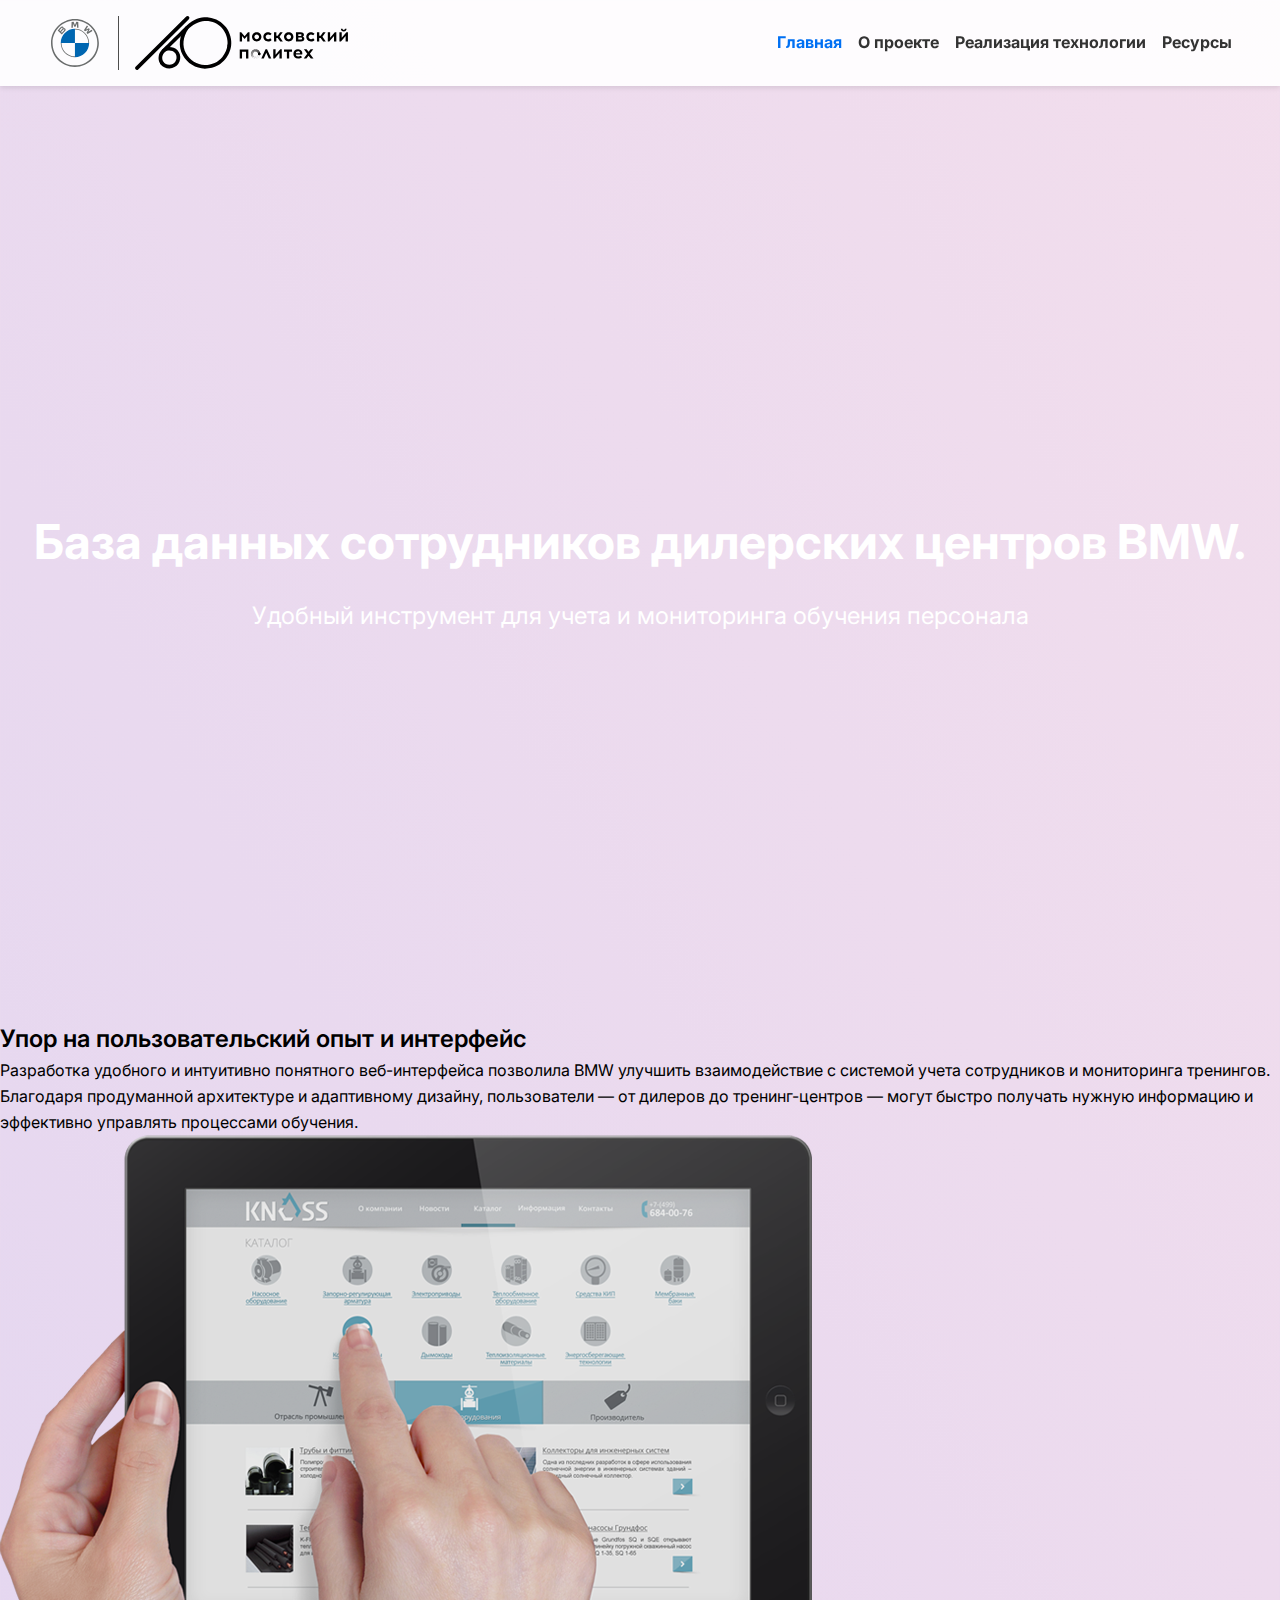
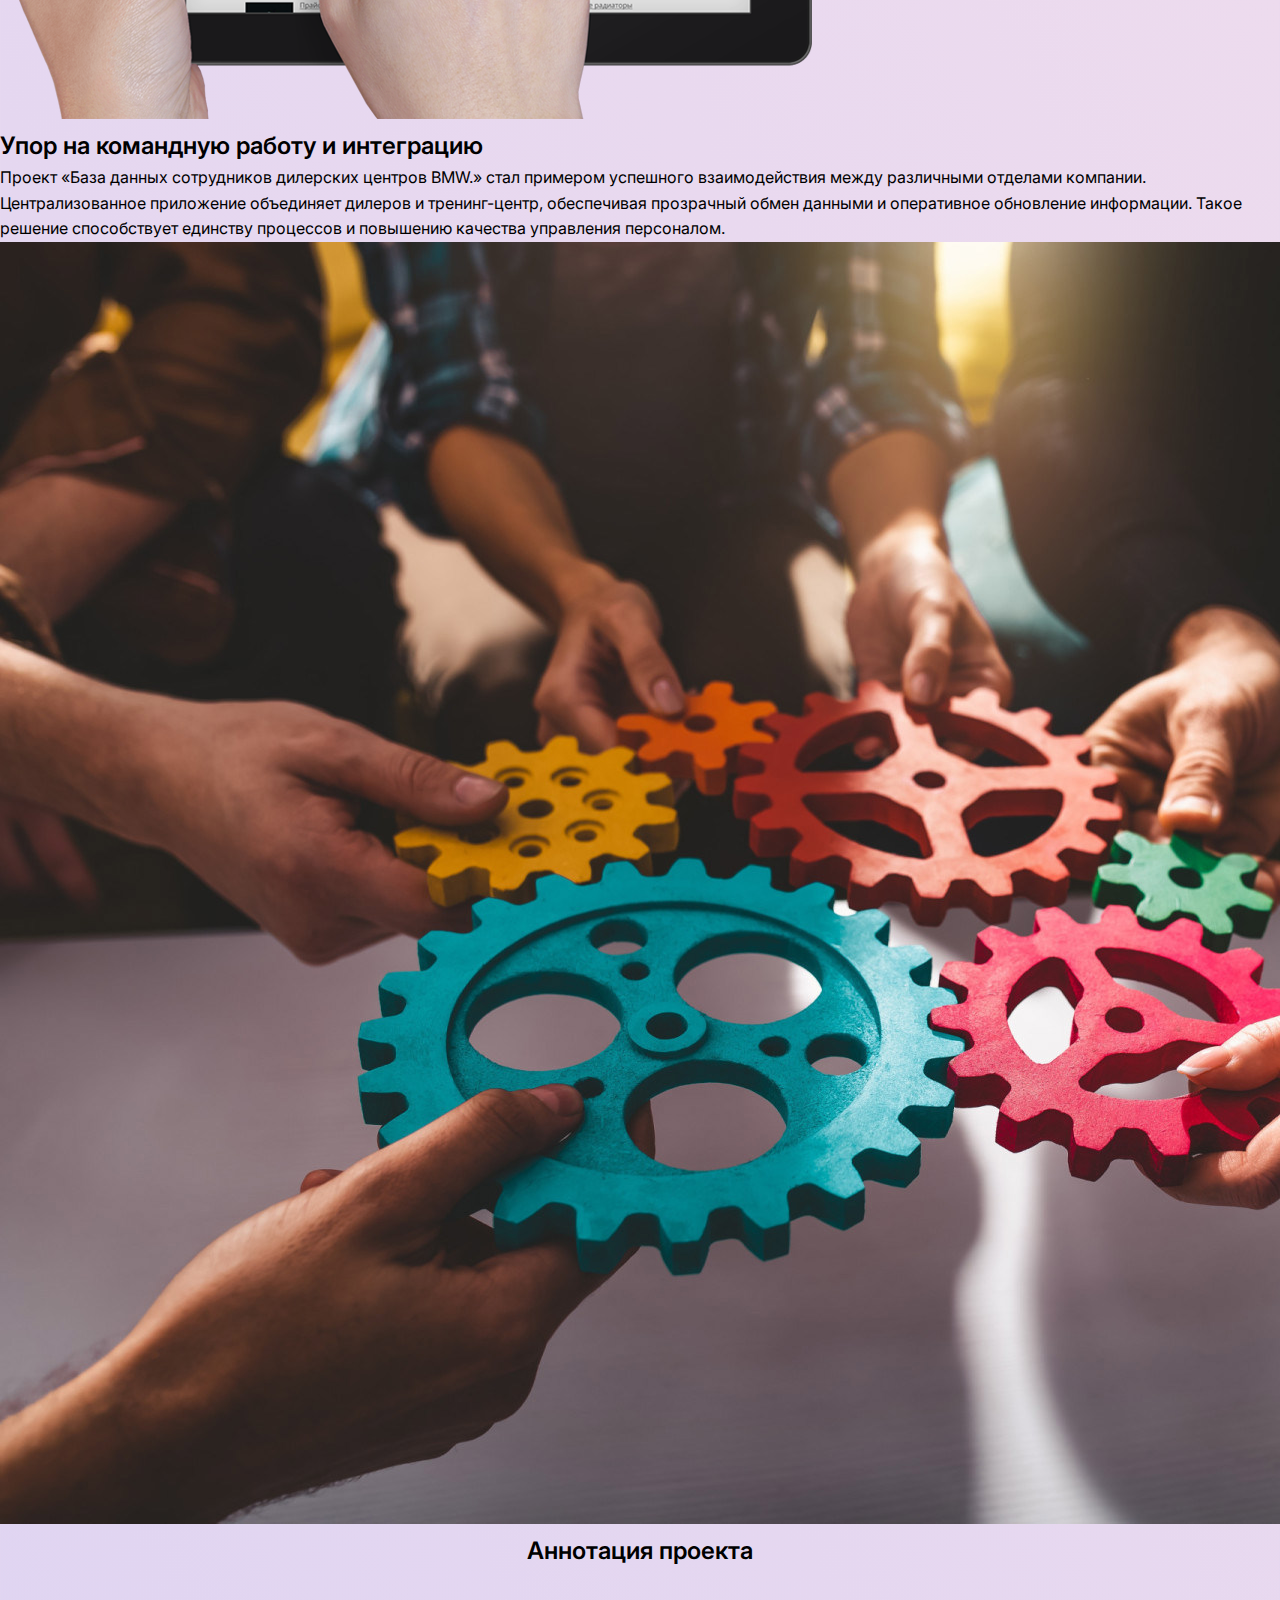
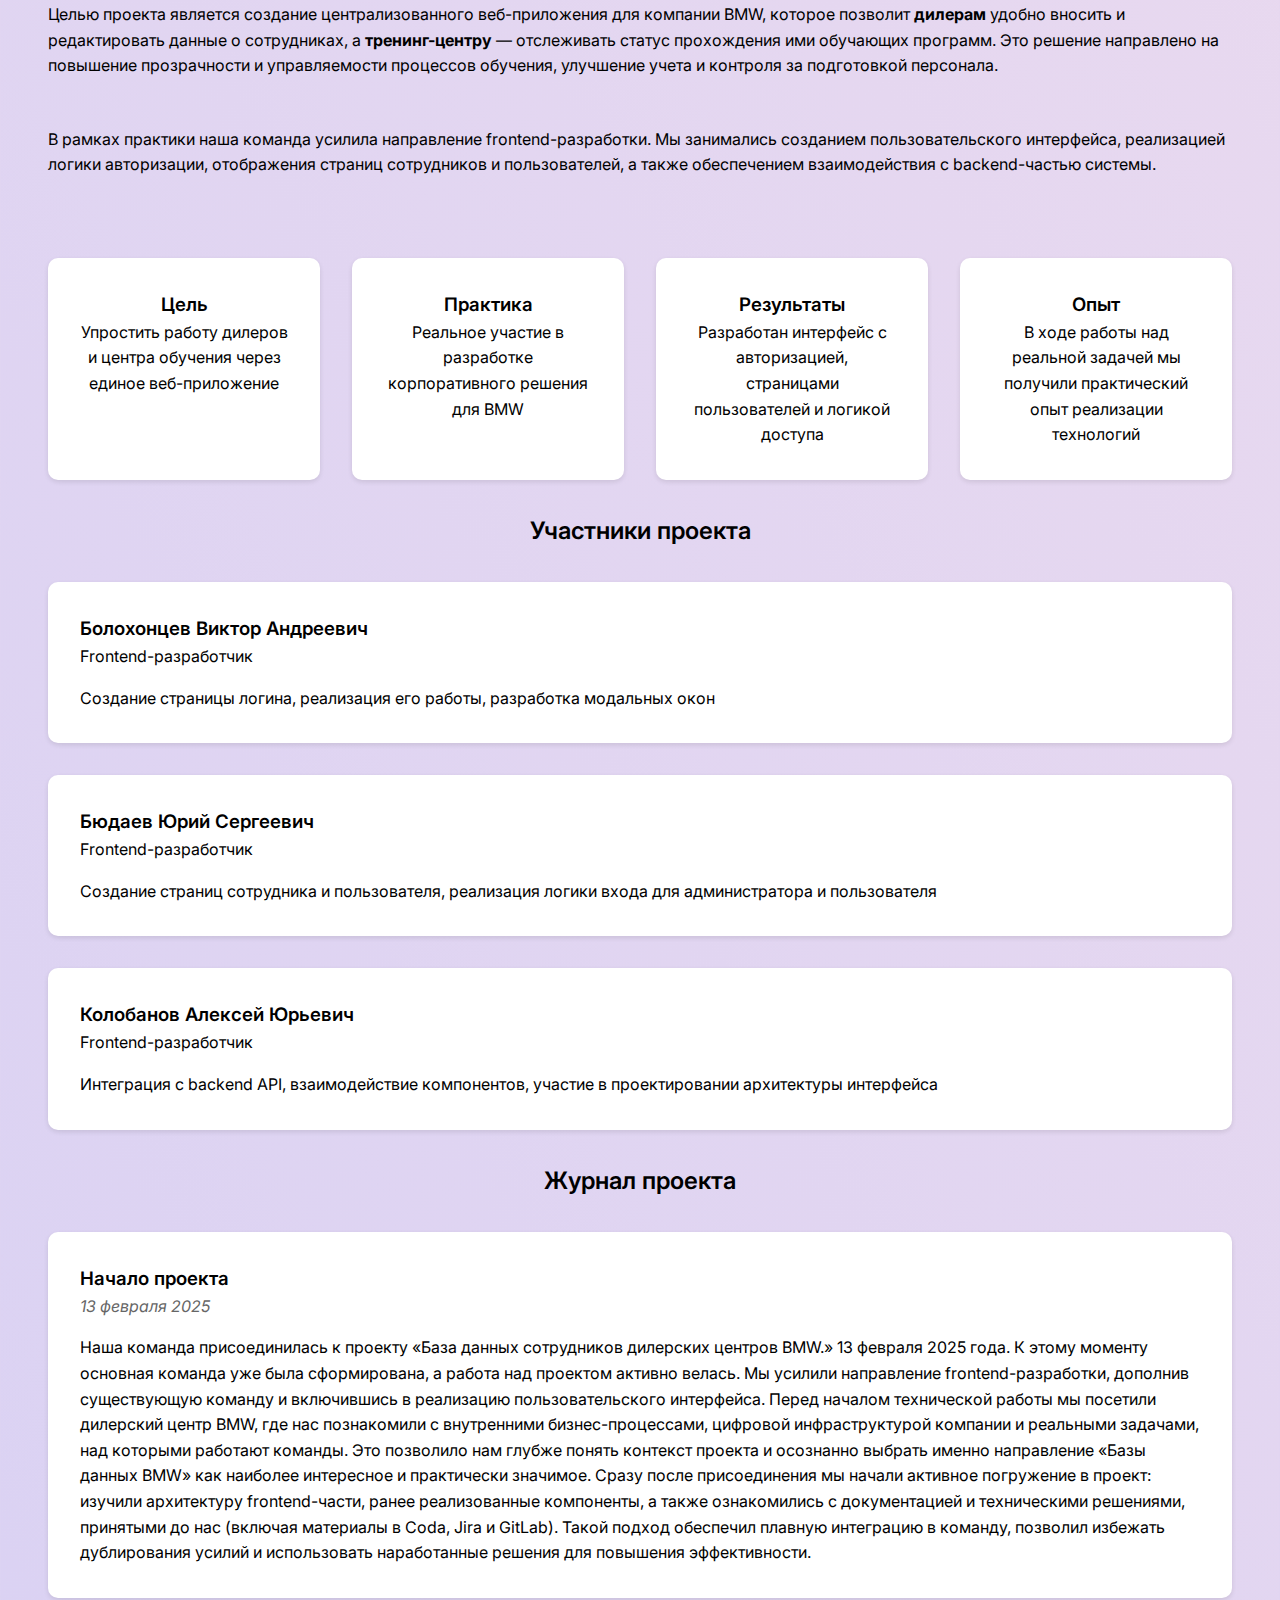
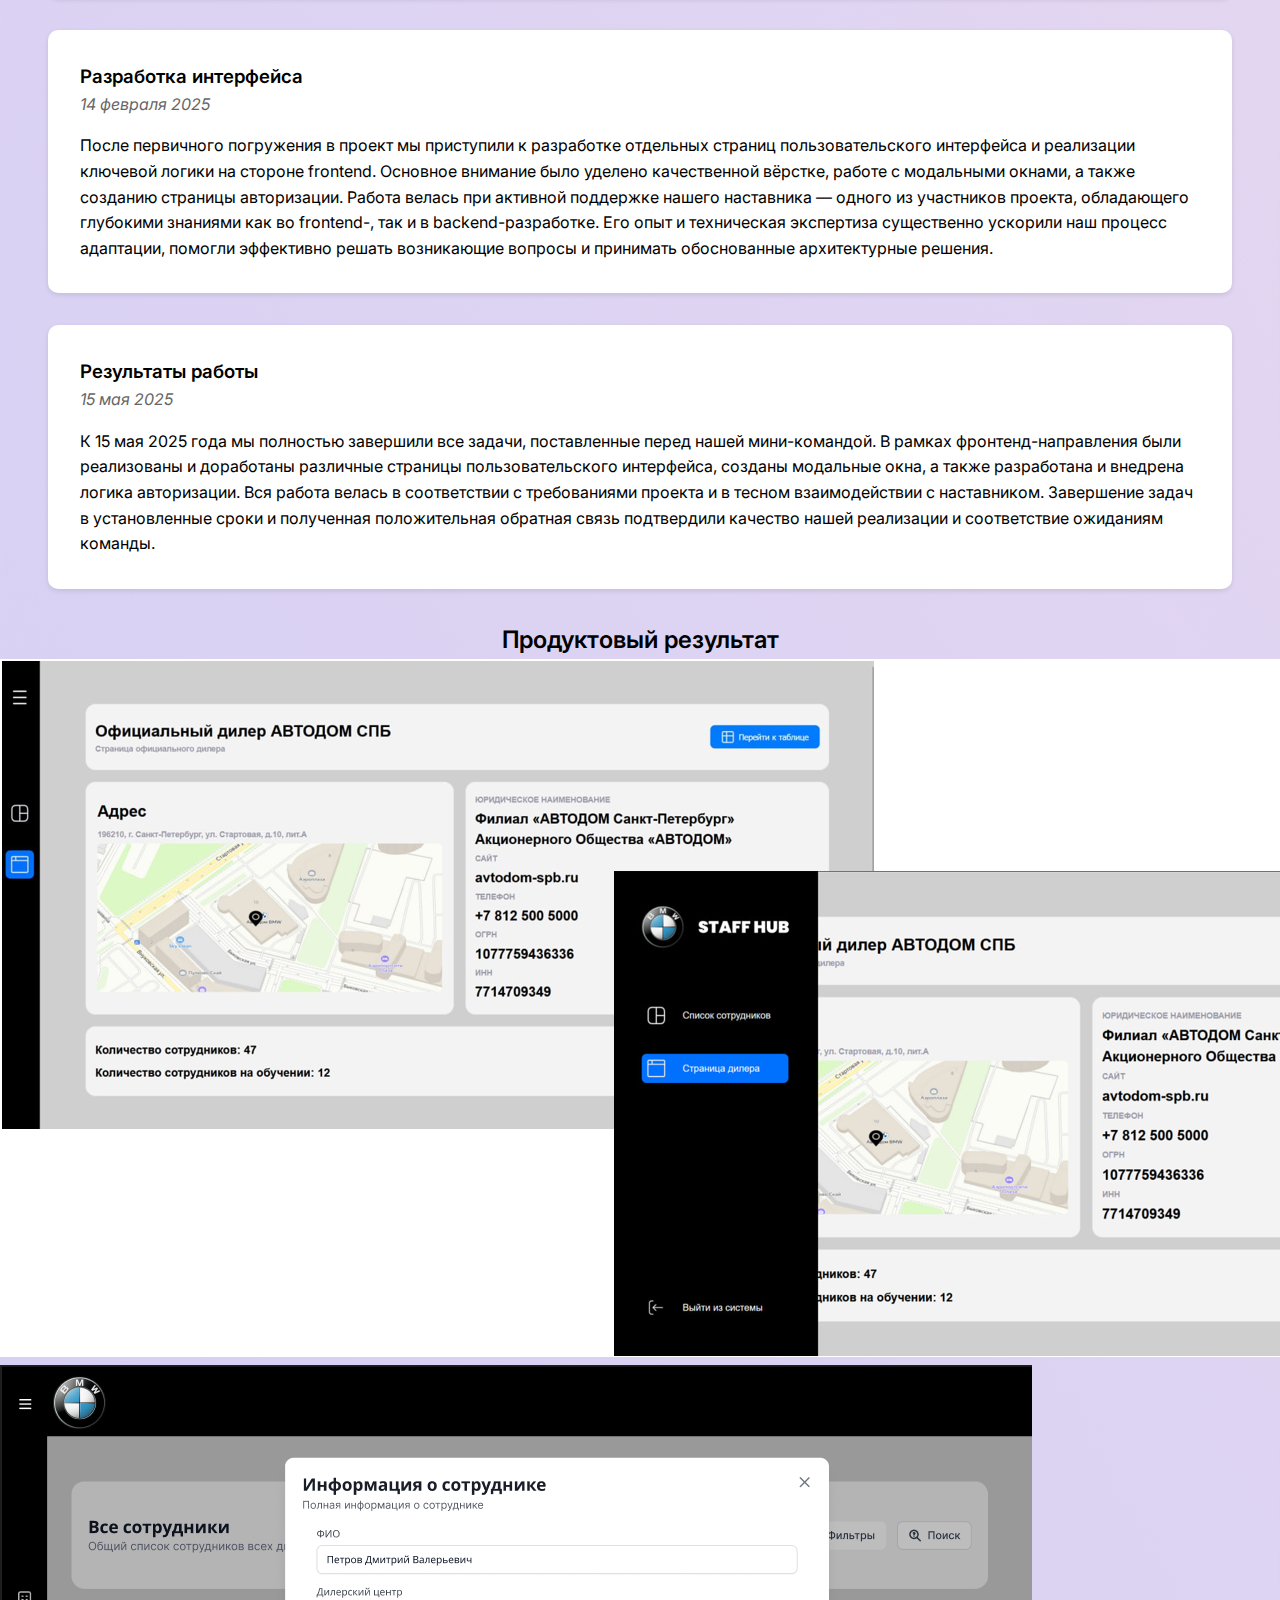
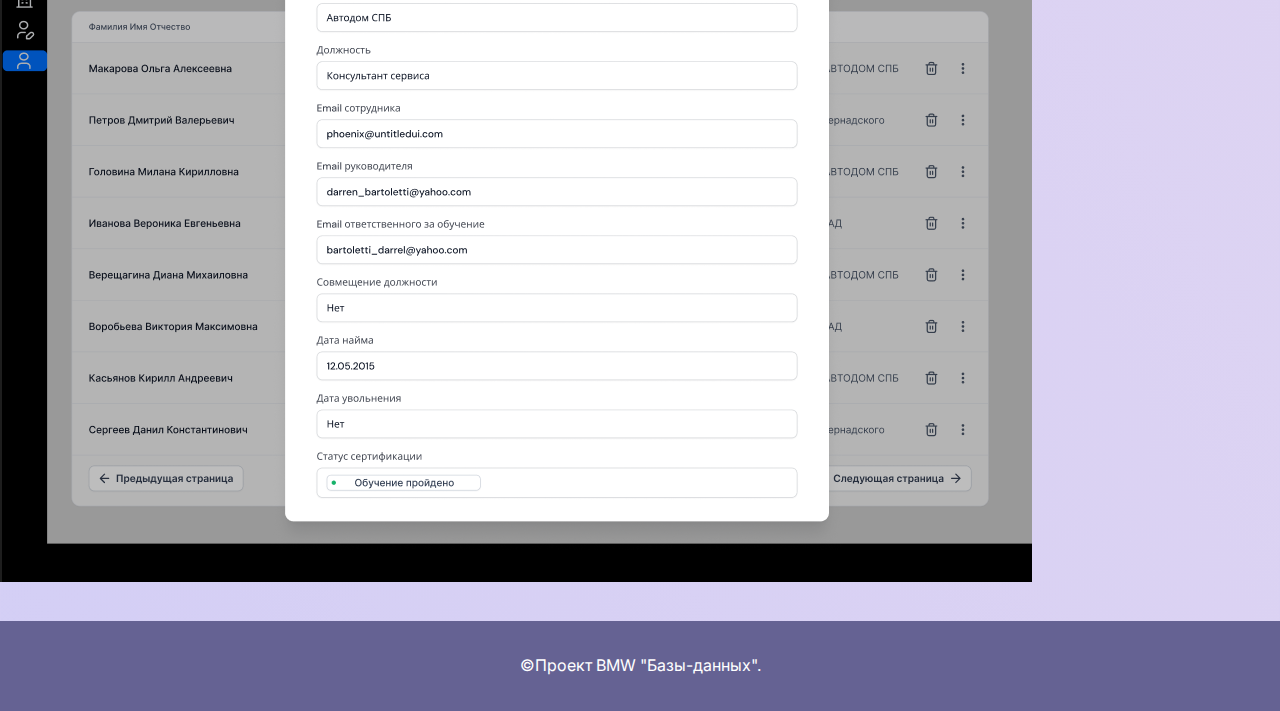
<file: site/index.html>
<!DOCTYPE html>
<html lang="ru">

<head>
    <meta charset="UTF-8">
    <meta name="viewport" content="width=device-width, initial-scale=1.0">
    <title>AI в менеджменте | Главная</title>
    <link rel="stylesheet" href="/site/styles/styles.css">
</head>

<body>
    <header>
        <div class="width-container flex header_main">
            <div class="logo-container">
                <a class="flex" href="https://www.bmw.com" target="_blank">
                    <svg xmlns="http://www.w3.org/2000/svg" width="54" height="54" fill="none">
                        <path fill="#6a6d6d" fill-rule="evenodd" clip-rule="evenodd"
                            d="M3 26.94C3 13.72 13.72 3 26.94 3c13.223 0 23.942 10.72 23.942 23.94 0 13.223-10.72 23.942-23.941 23.942C13.719 50.882 3 40.162 3 26.94Zm23.94 22.385c12.364 0 22.385-10.022 22.385-22.384S39.303 4.557 26.94 4.557 4.557 14.579 4.557 26.941s10.02 22.384 22.384 22.384Z" />
                        <path fill="#6a6d6d" fill-rule="evenodd" clip-rule="evenodd"
                            d="M26.941 13.522v-.779c7.84 0 14.198 6.357 14.198 14.198h-.779c0-7.4-6.02-13.42-13.419-13.42ZM13.523 26.94c0 7.4 6.02 13.419 13.418 13.419v.778c-7.84 0-14.197-6.357-14.197-14.197h.779Z" />
                        <path fill="#6a6d6d"
                            d="M38.543 16.783c.325.35.794.912 1.057 1.254l4.848-3.077a32.175 32.175 0 0 0-.916-1.137l-3.07 2.03-.21.18.156-.228 1.356-2.706-.959-.958-2.707 1.355-.228.157.182-.21 2.031-3.069a29.59 29.59 0 0 0-1.139-.92l-3.077 4.843c.39.3.904.74 1.232 1.04l2.897-1.503.186-.136-.137.185-1.502 2.9ZM27.543 10.645l1.324-2.968.085-.263-.024.275.14 3.965c.464.043.944.108 1.417.187l-.216-5.873a29.402 29.402 0 0 0-1.979-.153l-1.305 3.239-.046.24-.047-.24-1.303-3.239a29.4 29.4 0 0 0-1.98.153l-.215 5.873a21.04 21.04 0 0 1 1.418-.187l.14-3.965-.025-.275.085.263 1.325 2.968h1.206Z" />
                        <path fill="#6a6d6d" fill-rule="evenodd" clip-rule="evenodd"
                            d="M16.83 15.325c.765-.807 1.199-1.739.433-2.628-.417-.483-1.116-.589-1.696-.35l-.058.022.018-.05c.086-.23.141-.962-.482-1.468a1.442 1.442 0 0 0-1.072-.298c-.719.073-1.272.564-2.778 2.244a36.357 36.357 0 0 0-1.513 1.824l4.137 3.924c1.083-1.2 1.66-1.803 2.388-2.566l.623-.654Zm-5.399-.96c.834-1.02 1.719-1.944 2.12-2.31.127-.115.265-.23.432-.276.272-.074.552.118.615.397.064.28-.112.546-.308.766-.44.497-2.056 2.187-2.056 2.187l-.803-.764Zm3.708-.659c-.514.532-2.088 2.196-2.088 2.196l.84.795 2.085-2.232c.16-.173.355-.4.407-.638a.49.49 0 0 0-.21-.518c-.178-.118-.377-.1-.558-.011-.141.069-.272.197-.476.408Z" />
                        <path fill="#0066B1"
                            d="M26.941 12.743v14.198H12.744c0-7.846 6.351-14.197 14.197-14.197ZM41.139 26.94c0 7.847-6.352 14.198-14.198 14.198V26.941H41.14Z" />
                    </svg>
                </a>
                <a class="flex" href="https://mospolytech.ru" target="_blank">
                    <svg xmlns="http://www.w3.org/2000/svg" version="1.2" viewBox="0 0 580 147" height="54">
                        <path
                            d="m5.2 146.8c-1.3 0-2.6-0.5-3.5-1.5-1.9-2-1.9-5.1 0-7.1l137.8-136.7c2-1.9 5.1-1.9 7.1 0 1.9 2 1.9 5.1 0 7.1l-137.9 136.8c-0.9 0.9-2.2 1.4-3.5 1.4z" />
                        <path
                            d="m190.2 143.3c-24.7 0-48.4-14.5-60.3-36.9-12.6-23.7-10.1-51.6 6.9-76.6 1.5-2.3 4.7-2.9 6.9-1.3 2.3 1.5 2.9 4.7 1.3 6.9-14.8 21.8-17.1 46-6.3 66.3 10.2 19.2 30.3 31.6 51.3 31.6 19.9-0.3 35.8-7.5 47.4-21.2 8.9-10.5 13.5-23.5 14.1-31.7 0.2-2.8 2.6-4.8 5.3-4.6 2.8 0.2 4.8 2.6 4.6 5.3-0.6 9.1-5.3 24.3-16.4 37.4-9.1 11.1-26.2 24.3-54.8 24.8z" />
                        <path d="m305.4 69.3v-14.7l-7 8-7-8v14.7h-6.3v-24.9h4.1l9.2 10.7 9.2-10.7h4.1v24.9z" />
                        <path
                            d="m344.2 56.8c0 7.1-5.7 12.8-12.8 12.8-7.1 0-12.8-5.7-12.8-12.8 0-7.1 5.7-12.8 12.8-12.8 7 0 12.8 5.7 12.8 12.8zm-19.2 0c0 4.1 3.1 6.6 6.4 6.6 3.3 0 6.4-2.5 6.4-6.6 0-4.1-3.1-6.7-6.4-6.7-3.4 0-6.4 2.6-6.4 6.7z" />
                        <path
                            d="m372 48.6l-3.8 4.1c-2-1.9-3.8-2.5-6-2.5-3.3 0-6.4 2.5-6.4 6.6 0 4.1 3.1 6.6 6.4 6.6 2.2 0 4-0.6 6-2.5l3.8 4.1c-2.3 2.8-5.9 4.6-9.8 4.6-7.1 0-12.8-5.7-12.8-12.8 0-7.1 5.7-12.8 12.8-12.8 3.9 0 7.5 1.8 9.8 4.6z" />
                        <path
                            d="m384.8 69.3h-6.3v-24.9h6.3v9.1h3.7l6.6-9.1h7l-8.7 12.2 9.1 12.8h-7.1l-7-9.7h-3.7v9.6z" />
                        <path
                            d="m431.3 56.8c0 7.1-5.7 12.8-12.8 12.8-7.1 0-12.8-5.7-12.8-12.8 0-7.1 5.7-12.8 12.8-12.8 7.1 0 12.8 5.7 12.8 12.8zm-19.2 0c0 4.1 3.1 6.6 6.4 6.6 3.3 0 6.4-2.5 6.4-6.6 0-4.1-3.1-6.7-6.4-6.7-3.3 0-6.4 2.6-6.4 6.7z" />
                        <path
                            d="m451.3 44.3c5.9 0 8.6 2.5 8.6 6.8 0 2.3-0.9 4.3-3.4 5.1 3 0.7 4.5 2.8 4.5 5.6 0 5.3-2.9 7.4-9.7 7.4h-13.1v-24.9zm-6.7 9.9h6.4c1.8-0.1 2.6-0.9 2.6-2.2 0-1.3-0.8-2.2-2.7-2.2h-6.3zm6.9 9.7c2.4 0 3.2-1.1 3.2-2.6 0-1.4-0.8-2.5-3.1-2.5h-7v5.1z" />
                        <path
                            d="m488.9 48.6l-3.8 4.1c-2-1.9-3.8-2.5-6-2.5-3.3 0-6.4 2.5-6.4 6.6 0 4.1 3.1 6.6 6.4 6.6 2.2 0 4-0.6 6-2.5l3.8 4.1c-2.3 2.8-5.9 4.6-9.8 4.6-7.1 0-12.8-5.7-12.8-12.8 0-7.1 5.7-12.8 12.8-12.8 3.9 0 7.4 1.8 9.8 4.6z" />
                        <path
                            d="m501.7 69.3h-6.3v-24.9h6.3v9.1h3.7l6.6-9.1h7l-8.7 12.2 9.1 12.8h-7.1l-7-9.7h-3.7v9.6z" />
                        <path d="m541.8 69.3v-14.7l-12.8 14.7h-4.1v-24.9h6.3v14.6l12.8-14.7h4.1v24.9h-6.3z" />
                        <path
                            d="m573.4 69.3v-14.7l-12.8 14.7h-4.1v-24.9h6.3v14.6l12.8-14.7h4.1v24.9h-6.3zm-13-34.7h4.4c0 1.8 1.5 3.2 3.4 3.2 1.9 0 3.5-1.4 3.5-3.2h4.3c0 4.4-3.5 7.6-7.8 7.6-4.4 0-7.8-3.2-7.8-7.6z" />
                        <path d="m302.3 115.7v-18.7h-10.9v18.8h-6.3v-24.9h23.5v24.9h-6.3z" />
                        <path fill-rule="evenodd" d="m335.8 103.5z" />
                        <path
                            d="m335.6 105.5c0.1 0 0.1 0 0.1-0.1 0-0.1 0-0.1-0.1-0.1-0.1 0-0.1 0-0.1 0.1-0.1 0.1 0 0.1 0.1 0.1z" />
                        <path
                            d="m334.8 107.4c0.1 0 0.2-0.1 0.2-0.2 0-0.1-0.1-0.2-0.2-0.2-0.1 0-0.2 0.1-0.2 0.2 0 0.1 0.1 0.2 0.2 0.2z" />
                        <path fill-rule="evenodd"
                            d="m333.7 109c-0.2 0-0.3-0.1-0.3-0.3 0-0.2 0.1-0.3 0.3-0.3 0.2 0 0.3 0.1 0.3 0.3 0 0.2-0.1 0.3-0.3 0.3z" />
                        <path d="m332.3 110.3q0.3 0 0.3-0.3 0-0.3-0.3-0.3-0.3 0-0.3 0.3c-0.1 0.1 0.1 0.3 0.3 0.3z" />
                        <path d="m330.6 111.1q0.3 0 0.3-0.3 0-0.3-0.3-0.3-0.3 0-0.3 0.3c-0.1 0.1 0.1 0.3 0.3 0.3z" />
                        <path d="m328.7 111.5q0.3 0 0.3-0.3 0-0.3-0.3-0.3-0.3 0-0.3 0.3c-0.1 0.1 0.1 0.3 0.3 0.3z" />
                        <path
                            d="m326.8 111.3c0.2 0 0.3-0.2 0.3-0.4 0-0.2-0.1-0.4-0.3-0.4-0.2 0-0.4 0.2-0.4 0.4 0 0.2 0.2 0.4 0.4 0.4z" />
                        <path
                            d="m325 110.8c0.2 0 0.4-0.2 0.4-0.4 0-0.2-0.2-0.4-0.4-0.4-0.2 0-0.4 0.2-0.4 0.4 0 0.2 0.1 0.4 0.4 0.4z" />
                        <path
                            d="m323.4 109.8c0.2 0 0.4-0.2 0.4-0.4 0-0.2-0.2-0.4-0.4-0.4-0.2 0-0.4 0.2-0.4 0.4 0 0.2 0.1 0.4 0.4 0.4z" />
                        <path
                            d="m322.1 108.5c0.3 0 0.5-0.2 0.5-0.5 0-0.3-0.2-0.5-0.5-0.5-0.3 0-0.5 0.2-0.5 0.5 0 0.3 0.2 0.5 0.5 0.5z" />
                        <path
                            d="m321.1 106.9c0.3 0 0.6-0.2 0.6-0.6 0-0.3-0.2-0.6-0.6-0.6-0.3 0-0.6 0.2-0.6 0.6 0.1 0.3 0.3 0.6 0.6 0.6z" />
                        <path
                            d="m320.7 105.1c0.3 0 0.6-0.3 0.6-0.6 0-0.3-0.3-0.6-0.6-0.6-0.3 0-0.6 0.3-0.6 0.6-0.1 0.3 0.2 0.6 0.6 0.6z" />
                        <path
                            d="m320.7 103.2c0.4 0 0.6-0.3 0.6-0.6 0-0.4-0.3-0.6-0.6-0.6-0.4 0-0.6 0.3-0.6 0.6 0 0.3 0.2 0.6 0.6 0.6z" />
                        <path fill-rule="evenodd"
                            d="m321.1 101.4c-0.4 0-0.7-0.3-0.7-0.7 0-0.4 0.3-0.7 0.7-0.7 0.4 0 0.7 0.3 0.7 0.7 0 0.4-0.3 0.7-0.7 0.7z" />
                        <path
                            d="m322.1 99.7c0.4 0 0.7-0.3 0.7-0.7 0-0.4-0.3-0.7-0.7-0.7-0.4 0-0.7 0.3-0.7 0.7-0.1 0.4 0.3 0.7 0.7 0.7z" />
                        <path
                            d="m323.4 98.4c0.4 0 0.8-0.3 0.8-0.8 0-0.5-0.3-0.8-0.8-0.8-0.4 0-0.8 0.3-0.8 0.8 0 0.5 0.3 0.8 0.8 0.8z" />
                        <path
                            d="m325 97.4c0.4 0 0.8-0.4 0.8-0.8 0-0.4-0.4-0.8-0.8-0.8-0.4 0-0.8 0.4-0.8 0.8 0 0.5 0.3 0.8 0.8 0.8z" />
                        <path
                            d="m326.8 96.9c0.5 0 0.8-0.4 0.8-0.8 0-0.5-0.4-0.8-0.8-0.8-0.5 0-0.8 0.4-0.8 0.8-0.1 0.4 0.3 0.8 0.8 0.8z" />
                        <path
                            d="m328.7 96.7c0.5 0 0.8-0.4 0.8-0.8 0-0.5-0.4-0.8-0.8-0.8-0.5 0-0.8 0.4-0.8 0.8-0.1 0.5 0.3 0.8 0.8 0.8z" />
                        <path
                            d="m330.6 97.1c0.5 0 0.9-0.4 0.9-0.9 0-0.5-0.4-0.8-0.9-0.8-0.5 0-0.9 0.4-0.9 0.9 0 0.4 0.4 0.8 0.9 0.8z" />
                        <path
                            d="m332.3 97.9c0.5 0 0.9-0.4 0.9-0.9 0-0.5-0.4-0.9-0.9-0.9-0.5 0-0.9 0.4-0.9 0.9 0 0.6 0.4 0.9 0.9 0.9z" />
                        <path
                            d="m333.7 99.2c0.5 0 0.9-0.4 0.9-0.9 0-0.5-0.4-0.9-0.9-0.9-0.5 0-0.9 0.4-0.9 0.9 0.1 0.5 0.4 0.9 0.9 0.9z" />
                        <path
                            d="m334.8 100.7c0.5 0 0.9-0.4 0.9-0.9 0-0.5-0.4-0.9-0.9-0.9-0.5 0-0.9 0.4-0.9 0.9 0 0.5 0.5 0.9 0.9 0.9z" />
                        <path fill-rule="evenodd"
                            d="m335.5 102.5c-0.5 0-0.9-0.4-0.9-0.9 0-0.5 0.4-0.9 0.9-0.9 0.5 0 0.9 0.4 0.9 0.9 0 0.5-0.4 0.9-0.9 0.9z" />
                        <path fill-rule="evenodd" d="m337.3 103.5z" />
                        <path d="m337.1 105.5q0.1 0 0 0c0.1-0.1 0-0.2 0-0.2 0 0-0.1 0.1 0 0.2q-0.2 0 0 0z" />
                        <path
                            d="m336.5 107.4c0.1 0 0.2-0.1 0.2-0.2 0-0.1-0.1-0.2-0.2-0.2-0.1 0-0.2 0.1-0.2 0.2 0.1 0.1 0.1 0.2 0.2 0.2z" />
                        <path fill-rule="evenodd"
                            d="m335.6 109.1c-0.1 0-0.2-0.1-0.2-0.2 0-0.1 0.1-0.2 0.2-0.2 0.1 0 0.2 0.1 0.2 0.2 0 0.1-0.1 0.2-0.2 0.2z" />
                        <path fill-rule="evenodd"
                            d="m334.3 110.6c-0.2 0-0.3-0.1-0.3-0.3 0-0.2 0.1-0.3 0.3-0.3 0.2 0 0.3 0.1 0.3 0.3 0 0.2-0.1 0.3-0.3 0.3z" />
                        <path d="m332.7 111.7q0.3 0 0.3-0.3 0-0.3-0.3-0.3-0.3 0-0.3 0.3 0.1 0.3 0.3 0.3z" />
                        <path d="m331 112.5q0.3 0 0.3-0.3 0-0.3-0.3-0.3-0.3 0-0.3 0.3 0 0.3 0.3 0.3z" />
                        <path d="m329.1 112.9q0.3 0 0.3-0.3 0-0.3-0.3-0.3-0.3 0-0.3 0.3 0 0.3 0.3 0.3z" />
                        <path
                            d="m327.2 112.9c0.2 0 0.3-0.2 0.3-0.4 0-0.2-0.1-0.4-0.3-0.4-0.2 0-0.4 0.2-0.4 0.4 0.1 0.3 0.2 0.4 0.4 0.4z" />
                        <path
                            d="m325.4 112.6c0.2 0 0.4-0.2 0.4-0.4 0-0.2-0.2-0.4-0.4-0.4-0.2 0-0.4 0.2-0.4 0.4 0 0.2 0.2 0.4 0.4 0.4z" />
                        <path
                            d="m323.6 111.8c0.2 0 0.4-0.2 0.4-0.4 0-0.2-0.2-0.4-0.4-0.4-0.2 0-0.4 0.2-0.4 0.4 0 0.2 0.2 0.4 0.4 0.4z" />
                        <path fill-rule="evenodd"
                            d="m322.1 110.8c-0.3 0-0.5-0.2-0.5-0.5 0-0.3 0.2-0.5 0.5-0.5 0.3 0 0.5 0.2 0.5 0.5 0 0.3-0.2 0.5-0.5 0.5z" />
                        <path
                            d="m320.8 109.4c0.3 0 0.5-0.2 0.5-0.5 0-0.3-0.2-0.5-0.5-0.5-0.3 0-0.5 0.2-0.5 0.5 0 0.3 0.3 0.5 0.5 0.5z" />
                        <path
                            d="m319.9 107.8c0.3 0 0.6-0.3 0.6-0.6 0-0.3-0.3-0.6-0.6-0.6-0.3 0-0.6 0.3-0.6 0.6 0 0.3 0.2 0.6 0.6 0.6z" />
                        <path
                            d="m319.3 106c0.3 0 0.6-0.3 0.6-0.6 0-0.3-0.3-0.6-0.6-0.6-0.3 0-0.6 0.3-0.6 0.6 0 0.3 0.2 0.6 0.6 0.6z" />
                        <path
                            d="m319.1 104.1c0.3 0 0.6-0.3 0.6-0.6 0-0.3-0.3-0.6-0.6-0.6-0.3 0-0.6 0.3-0.6 0.6 0 0.3 0.2 0.6 0.6 0.6z" />
                        <path
                            d="m319.3 102.2c0.3 0 0.6-0.3 0.6-0.6 0-0.3-0.3-0.6-0.6-0.6-0.3 0-0.6 0.3-0.6 0.6-0.1 0.4 0.2 0.6 0.6 0.6z" />
                        <path
                            d="m319.9 100.5c0.4 0 0.7-0.3 0.7-0.7 0-0.4-0.3-0.7-0.7-0.7-0.4 0-0.7 0.3-0.7 0.7 0 0.4 0.3 0.7 0.7 0.7z" />
                        <path
                            d="m320.8 98.9c0.4 0 0.7-0.3 0.7-0.7 0-0.4-0.3-0.7-0.7-0.7-0.4 0-0.7 0.3-0.7 0.7 0 0.3 0.3 0.7 0.7 0.7z" />
                        <path
                            d="m322.1 97.5c0.4 0 0.8-0.3 0.8-0.8 0-0.4-0.3-0.8-0.8-0.8-0.4 0-0.8 0.3-0.8 0.8 0 0.4 0.4 0.8 0.8 0.8z" />
                        <path
                            d="m323.6 96.4c0.4 0 0.8-0.3 0.8-0.8 0-0.4-0.3-0.8-0.8-0.8-0.4 0-0.8 0.3-0.8 0.8 0 0.4 0.4 0.8 0.8 0.8z" />
                        <path
                            d="m325.4 95.6c0.5 0 0.8-0.4 0.8-0.8 0-0.5-0.4-0.8-0.8-0.8-0.5 0-0.8 0.4-0.8 0.8 0 0.5 0.3 0.8 0.8 0.8z" />
                        <path
                            d="m327.2 95.3c0.5 0 0.8-0.4 0.8-0.8 0-0.5-0.4-0.8-0.8-0.8-0.5 0-0.8 0.4-0.8 0.8 0 0.4 0.4 0.8 0.8 0.8z" />
                        <path
                            d="m329.1 95.3c0.5 0 0.8-0.4 0.8-0.8 0-0.5-0.4-0.8-0.8-0.8-0.5 0-0.8 0.4-0.8 0.8 0 0.4 0.4 0.8 0.8 0.8z" />
                        <path
                            d="m331 95.7c0.5 0 0.9-0.4 0.9-0.9 0-0.5-0.4-0.9-0.9-0.9-0.5 0-0.9 0.4-0.9 0.9 0.1 0.5 0.5 0.9 0.9 0.9z" />
                        <path
                            d="m332.7 96.4c0.5 0 0.9-0.4 0.9-0.9 0-0.5-0.4-0.9-0.9-0.9-0.5 0-0.9 0.4-0.9 0.9 0.1 0.5 0.5 0.9 0.9 0.9z" />
                        <path
                            d="m334.3 97.6c0.5 0 0.9-0.4 0.9-0.9 0-0.5-0.4-0.9-0.9-0.9-0.5 0-0.9 0.4-0.9 0.9 0 0.5 0.4 0.9 0.9 0.9z" />
                        <path
                            d="m335.6 99c0.5 0 0.9-0.4 0.9-0.9 0-0.5-0.4-0.9-0.9-0.9-0.5 0-0.9 0.4-0.9 0.9 0 0.5 0.4 0.9 0.9 0.9z" />
                        <path
                            d="m336.5 100.7c0.5 0 0.9-0.4 0.9-0.9 0-0.5-0.4-0.9-0.9-0.9-0.5 0-0.9 0.4-0.9 0.9 0 0.5 0.4 0.9 0.9 0.9z" />
                        <path
                            d="m337.1 102.5c0.5 0 0.9-0.4 0.9-0.9 0-0.5-0.4-0.9-0.9-0.9-0.5 0-0.9 0.4-0.9 0.9 0 0.5 0.4 0.9 0.9 0.9z" />
                        <path d="m338.8 103.5c0 0 0.1 0 0 0 0.1 0 0-0.1 0 0 0-0.1 0 0 0 0z" />
                        <path d="m338.6 105.5q0.1 0 0 0c0.1-0.1 0-0.2 0-0.2 0 0 0 0.1 0 0.2z" />
                        <path
                            d="m338.2 107.4c0.1 0 0.1-0.1 0.1-0.1 0-0.1-0.1-0.1-0.1-0.1l-0.1 0.1c-0.1 0 0 0.1 0.1 0.1z" />
                        <path
                            d="m337.3 109.2c0.1 0 0.2-0.1 0.2-0.2 0-0.1-0.1-0.2-0.2-0.2-0.1 0-0.2 0.1-0.2 0.2 0 0.1 0.1 0.2 0.2 0.2z" />
                        <path
                            d="m336.2 110.8c0.1 0 0.2-0.1 0.2-0.2 0-0.1-0.1-0.2-0.2-0.2-0.1 0-0.2 0.1-0.2 0.2 0 0 0.1 0.2 0.2 0.2z" />
                        <path d="m334.8 112.1q0.3 0 0.3-0.3 0-0.3-0.3-0.3-0.3 0-0.3 0.3 0 0.3 0.3 0.3z" />
                        <path d="m333.2 113.2q0.3 0 0.3-0.3 0-0.3-0.3-0.3-0.3 0-0.3 0.3 0 0.3 0.3 0.3z" />
                        <path d="m331.5 114q0.3 0 0.3-0.3 0-0.3-0.3-0.3-0.3 0-0.3 0.3c-0.1 0.1 0.1 0.3 0.3 0.3z" />
                        <path d="m329.6 114.4q0.3 0 0.3-0.3 0-0.3-0.3-0.3-0.3 0-0.3 0.3 0 0.3 0.3 0.3z" />
                        <path
                            d="m327.7 114.5c0.2 0 0.4-0.2 0.4-0.4 0-0.2-0.1-0.4-0.4-0.4-0.2 0-0.4 0.2-0.4 0.4 0.1 0.2 0.2 0.4 0.4 0.4z" />
                        <path
                            d="m325.8 114.3c0.2 0 0.4-0.2 0.4-0.4 0-0.2-0.2-0.4-0.4-0.4-0.2 0-0.4 0.2-0.4 0.4 0 0.2 0.2 0.4 0.4 0.4z" />
                        <path
                            d="m324 113.7c0.2 0 0.4-0.2 0.4-0.4 0-0.2-0.2-0.4-0.4-0.4-0.2 0-0.4 0.2-0.4 0.4 0 0.2 0.2 0.4 0.4 0.4z" />
                        <path
                            d="m322.4 112.8c0.2 0 0.4-0.2 0.4-0.4 0-0.2-0.2-0.4-0.4-0.4-0.2 0-0.4 0.2-0.4 0.4-0.1 0.2 0.1 0.4 0.4 0.4z" />
                        <path
                            d="m320.8 111.7c0.3 0 0.5-0.2 0.5-0.5 0-0.3-0.2-0.5-0.5-0.5-0.3 0-0.5 0.2-0.5 0.5 0.1 0.3 0.3 0.5 0.5 0.5z" />
                        <path
                            d="m319.6 110.3c0.3 0 0.5-0.2 0.5-0.5 0-0.3-0.2-0.5-0.5-0.5-0.3 0-0.5 0.2-0.5 0.5 0 0.3 0.2 0.5 0.5 0.5z" />
                        <path
                            d="m318.6 108.7c0.3 0 0.6-0.2 0.6-0.6 0-0.3-0.2-0.6-0.6-0.6-0.3 0-0.6 0.2-0.6 0.6 0.1 0.3 0.3 0.6 0.6 0.6z" />
                        <path
                            d="m318 107c0.3 0 0.6-0.3 0.6-0.6 0-0.3-0.3-0.6-0.6-0.6-0.3 0-0.6 0.3-0.6 0.6 0 0.3 0.2 0.6 0.6 0.6z" />
                        <path
                            d="m317.6 105.1c0.3 0 0.6-0.3 0.6-0.6 0-0.3-0.3-0.6-0.6-0.6-0.3 0-0.6 0.3-0.6 0.6 0 0.3 0.3 0.6 0.6 0.6z" />
                        <path
                            d="m317.6 103.2c0.4 0 0.6-0.3 0.6-0.6 0-0.4-0.3-0.6-0.6-0.6-0.4 0-0.6 0.3-0.6 0.6 0 0.3 0.3 0.6 0.6 0.6z" />
                        <path fill-rule="evenodd"
                            d="m318 101.4c-0.4 0-0.7-0.3-0.7-0.7 0-0.4 0.3-0.7 0.7-0.7 0.4 0 0.7 0.3 0.7 0.7 0 0.4-0.3 0.7-0.7 0.7z" />
                        <path
                            d="m318.6 99.6c0.4 0 0.7-0.3 0.7-0.7 0-0.4-0.3-0.7-0.7-0.7-0.4 0-0.7 0.3-0.7 0.7 0 0.4 0.4 0.7 0.7 0.7z" />
                        <path fill-rule="evenodd"
                            d="m319.6 97.9c-0.4 0-0.7-0.3-0.7-0.7 0-0.4 0.3-0.7 0.7-0.7 0.4 0 0.7 0.3 0.7 0.7 0 0.4-0.3 0.7-0.7 0.7z" />
                        <path
                            d="m320.8 96.5c0.4 0 0.7-0.3 0.7-0.7 0-0.4-0.3-0.7-0.7-0.7-0.4 0-0.7 0.3-0.7 0.7 0 0.4 0.4 0.7 0.7 0.7z" />
                        <path
                            d="m322.4 95.4c0.4 0 0.8-0.3 0.8-0.8 0-0.4-0.3-0.8-0.8-0.8-0.4 0-0.8 0.3-0.8 0.8 0 0.5 0.3 0.8 0.8 0.8z" />
                        <path
                            d="m324 94.5c0.4 0 0.8-0.4 0.8-0.8 0-0.4-0.4-0.8-0.8-0.8-0.4 0-0.8 0.4-0.8 0.8 0 0.4 0.4 0.8 0.8 0.8z" />
                        <path
                            d="m325.8 93.9c0.5 0 0.8-0.4 0.8-0.8 0-0.5-0.4-0.8-0.8-0.8-0.5 0-0.8 0.4-0.8 0.8 0 0.5 0.4 0.8 0.8 0.8z" />
                        <path
                            d="m327.7 93.7c0.5 0 0.8-0.4 0.8-0.8 0-0.5-0.4-0.8-0.8-0.8-0.5 0-0.8 0.4-0.8 0.8 0 0.4 0.4 0.8 0.8 0.8z" />
                        <path
                            d="m329.6 93.8c0.5 0 0.8-0.4 0.8-0.9 0-0.5-0.4-0.9-0.8-0.9-0.5 0-0.8 0.4-0.8 0.9 0 0.5 0.3 0.9 0.8 0.9z" />
                        <path
                            d="m331.5 94.2c0.5 0 0.9-0.4 0.9-0.9 0-0.5-0.4-0.9-0.9-0.9-0.5 0-0.9 0.4-0.9 0.9 0 0.5 0.4 0.9 0.9 0.9z" />
                        <path
                            d="m333.2 95c0.5 0 0.9-0.4 0.9-0.9 0-0.5-0.4-0.9-0.9-0.9-0.5 0-0.9 0.4-0.9 0.9 0.1 0.5 0.5 0.9 0.9 0.9z" />
                        <path
                            d="m334.8 96c0.5 0 0.9-0.4 0.9-0.9 0-0.5-0.4-0.9-0.9-0.9-0.5 0-0.9 0.4-0.9 0.9 0.1 0.5 0.5 0.9 0.9 0.9z" />
                        <path
                            d="m336.2 97.4c0.5 0 0.9-0.4 0.9-0.9 0-0.5-0.4-0.9-0.9-0.9-0.5 0-0.9 0.4-0.9 0.9 0 0.5 0.4 0.9 0.9 0.9z" />
                        <path
                            d="m337.3 98.9c0.5 0 0.9-0.4 0.9-0.9 0-0.5-0.4-0.9-0.9-0.9-0.5 0-0.9 0.4-0.9 0.9 0 0.5 0.4 0.9 0.9 0.9z" />
                        <path
                            d="m338.2 100.7c0.5 0 0.9-0.4 0.9-0.9 0-0.5-0.4-0.9-0.9-0.9-0.5 0-0.9 0.4-0.9 0.9-0.1 0.4 0.3 0.9 0.9 0.9z" />
                        <path fill-rule="evenodd"
                            d="m338.6 102.5c-0.5 0-0.9-0.4-0.9-0.9 0-0.5 0.4-0.9 0.9-0.9 0.5 0 0.9 0.4 0.9 0.9 0 0.5-0.4 0.9-0.9 0.9z" />
                        <path fill-rule="evenodd" d="m340.2 105.4z" />
                        <path
                            d="m339.8 107.4c0.1 0 0.1-0.1 0.1-0.1 0-0.1-0.1-0.1-0.1-0.1l-0.1 0.1c-0.1 0.1 0 0.1 0.1 0.1z" />
                        <path d="m339 109.2c0.1 0 0.1-0.1 0.1-0.1l-0.1-0.1-0.1 0.1c0 0 0 0.1 0.1 0.1z" />
                        <path
                            d="m338 110.9c0.1 0 0.2-0.1 0.2-0.2 0-0.1-0.1-0.2-0.2-0.2-0.1 0-0.2 0.1-0.2 0.2 0 0.1 0.1 0.2 0.2 0.2z" />
                        <path
                            d="m336.8 112.4c0.1 0 0.3-0.1 0.3-0.3 0-0.1-0.1-0.3-0.3-0.3q-0.3 0-0.3 0.3 0 0.3 0.3 0.3z" />
                        <path d="m335.3 113.6q0.3 0 0.3-0.3 0-0.3-0.3-0.3-0.3 0-0.3 0.3c0 0.2 0.2 0.3 0.3 0.3z" />
                        <path d="m333.7 114.7q0.3 0 0.3-0.3 0-0.3-0.3-0.3-0.3 0-0.3 0.3c0 0.1 0.1 0.3 0.3 0.3z" />
                        <path d="m332 115.4q0.3 0 0.3-0.3 0-0.3-0.3-0.3-0.3 0-0.3 0.3c-0.1 0.2 0.1 0.3 0.3 0.3z" />
                        <path d="m330.1 115.9q0.3 0 0.3-0.3 0-0.3-0.3-0.3-0.3 0-0.3 0.3 0 0.3 0.3 0.3z" />
                        <path d="m328.2 116q0.3 0 0.3-0.3 0-0.3-0.3-0.3-0.3 0-0.3 0.3c-0.1 0.2 0.1 0.3 0.3 0.3z" />
                        <path
                            d="m326.3 115.9c0.2 0 0.3-0.2 0.3-0.4 0-0.2-0.1-0.4-0.3-0.4-0.2 0-0.4 0.2-0.4 0.4 0 0.2 0.2 0.4 0.4 0.4z" />
                        <path
                            d="m324.5 115.5c0.2 0 0.4-0.2 0.4-0.4 0-0.2-0.2-0.4-0.4-0.4-0.2 0-0.4 0.2-0.4 0.4 0 0.2 0.1 0.4 0.4 0.4z" />
                        <path
                            d="m322.7 114.8c0.2 0 0.4-0.2 0.4-0.4 0-0.2-0.2-0.4-0.4-0.4-0.2 0-0.4 0.2-0.4 0.4 0 0.2 0.2 0.4 0.4 0.4z" />
                        <path
                            d="m321.1 113.8c0.2 0 0.4-0.2 0.4-0.4 0-0.2-0.2-0.4-0.4-0.4-0.2 0-0.4 0.2-0.4 0.4-0.1 0.2 0.1 0.4 0.4 0.4z" />
                        <path
                            d="m319.6 112.6c0.3 0 0.5-0.2 0.5-0.5 0-0.3-0.2-0.5-0.5-0.5-0.3 0-0.5 0.2-0.5 0.5 0 0.3 0.2 0.5 0.5 0.5z" />
                        <path
                            d="m318.4 111.2c0.3 0 0.6-0.2 0.6-0.6 0-0.3-0.2-0.6-0.6-0.6-0.3 0-0.6 0.2-0.6 0.6 0 0.4 0.3 0.6 0.6 0.6z" />
                        <path
                            d="m317.4 109.6c0.3 0 0.6-0.2 0.6-0.6 0-0.3-0.2-0.6-0.6-0.6-0.3 0-0.6 0.2-0.6 0.6 0 0.4 0.3 0.6 0.6 0.6z" />
                        <path
                            d="m316.6 107.9c0.3 0 0.6-0.3 0.6-0.6 0-0.3-0.3-0.6-0.6-0.6-0.3 0-0.6 0.2-0.6 0.6 0 0.3 0.3 0.6 0.6 0.6z" />
                        <path
                            d="m316.2 106c0.3 0 0.6-0.3 0.6-0.6 0-0.3-0.3-0.6-0.6-0.6-0.3 0-0.6 0.3-0.6 0.6 0 0.3 0.3 0.6 0.6 0.6z" />
                        <path
                            d="m316.1 104.1c0.3 0 0.6-0.3 0.6-0.6 0-0.3-0.3-0.6-0.6-0.6-0.3 0-0.6 0.3-0.6 0.6-0.1 0.3 0.2 0.6 0.6 0.6z" />
                        <path
                            d="m316.2 102.2c0.4 0 0.6-0.3 0.6-0.6 0-0.3-0.3-0.6-0.6-0.6-0.4 0-0.6 0.3-0.6 0.6 0 0.3 0.3 0.6 0.6 0.6z" />
                        <path fill-rule="evenodd"
                            d="m316.6 100.4c-0.4 0-0.7-0.3-0.7-0.7 0-0.4 0.3-0.7 0.7-0.7 0.4 0 0.7 0.3 0.7 0.7 0 0.4-0.3 0.7-0.7 0.7z" />
                        <path
                            d="m317.4 98.7c0.4 0 0.7-0.3 0.7-0.7 0-0.4-0.3-0.7-0.7-0.7-0.4 0-0.7 0.3-0.7 0.7 0 0.3 0.3 0.7 0.7 0.7z" />
                        <path
                            d="m318.4 97c0.4 0 0.7-0.3 0.7-0.7 0-0.4-0.3-0.7-0.7-0.7-0.4 0-0.7 0.3-0.7 0.7 0 0.4 0.3 0.7 0.7 0.7z" />
                        <path
                            d="m319.6 95.6c0.4 0 0.7-0.3 0.7-0.7 0-0.4-0.3-0.7-0.7-0.7-0.4 0-0.7 0.3-0.7 0.7 0 0.4 0.3 0.7 0.7 0.7z" />
                        <path
                            d="m321.1 94.4c0.4 0 0.8-0.3 0.8-0.8 0-0.4-0.3-0.8-0.8-0.8-0.5 0-0.8 0.3-0.8 0.8 0 0.5 0.3 0.8 0.8 0.8z" />
                        <path
                            d="m322.7 93.5c0.4 0 0.8-0.4 0.8-0.8 0-0.4-0.4-0.8-0.8-0.8-0.4 0-0.8 0.4-0.8 0.8 0 0.4 0.4 0.8 0.8 0.8z" />
                        <path
                            d="m324.5 92.7c0.4 0 0.8-0.4 0.8-0.8 0-0.4-0.4-0.8-0.8-0.8-0.4 0-0.8 0.4-0.8 0.8-0.1 0.5 0.3 0.8 0.8 0.8z" />
                        <path
                            d="m326.3 92.3c0.5 0 0.8-0.4 0.8-0.8 0-0.5-0.4-0.9-0.8-0.9-0.5 0-0.8 0.4-0.8 0.8 0 0.4 0.3 0.9 0.8 0.9z" />
                        <path
                            d="m328.2 92.2c0.5 0 0.8-0.4 0.8-0.8 0-0.5-0.4-0.8-0.8-0.8-0.5 0-0.8 0.4-0.8 0.8-0.1 0.4 0.3 0.8 0.8 0.8z" />
                        <path
                            d="m330.1 92.3c0.5 0 0.8-0.4 0.8-0.8 0-0.5-0.4-0.8-0.8-0.8-0.5 0-0.8 0.4-0.8 0.8 0 0.4 0.3 0.8 0.8 0.8z" />
                        <path
                            d="m332 92.8c0.5 0 0.8-0.4 0.8-0.9 0-0.5-0.4-0.9-0.8-0.9-0.5 0-0.8 0.4-0.8 0.9-0.1 0.5 0.3 0.9 0.8 0.9z" />
                        <path
                            d="m333.7 93.5c0.5 0 0.9-0.4 0.9-0.9 0-0.5-0.4-0.9-0.9-0.9-0.5 0-0.9 0.4-0.9 0.9 0 0.5 0.4 0.9 0.9 0.9z" />
                        <path
                            d="m335.3 94.5c0.5 0 0.9-0.4 0.9-0.9 0-0.5-0.4-0.9-0.9-0.9-0.5 0-0.9 0.4-0.9 0.9 0.1 0.5 0.4 0.9 0.9 0.9z" />
                        <path
                            d="m336.8 95.7c0.5 0 0.9-0.4 0.9-0.9 0-0.5-0.4-0.9-0.9-0.9-0.5 0-0.9 0.4-0.9 0.9 0 0.6 0.4 0.9 0.9 0.9z" />
                        <path
                            d="m338 97.2c0.5 0 0.9-0.4 0.9-0.9 0-0.5-0.4-0.9-0.9-0.9-0.5 0-0.9 0.4-0.9 0.9 0 0.5 0.4 0.9 0.9 0.9z" />
                        <path
                            d="m339 98.9c0.5 0 0.9-0.4 0.9-0.9 0-0.5-0.4-0.9-0.9-0.9-0.5 0-0.9 0.4-0.9 0.9 0 0.5 0.4 0.9 0.9 0.9z" />
                        <path
                            d="m339.7 100.7c0.5 0 0.9-0.4 0.9-0.9 0-0.5-0.4-0.9-0.9-0.9-0.5 0-0.9 0.4-0.9 0.9 0 0.5 0.4 0.9 0.9 0.9z" />
                        <path d="m340.2 102.5c0.5 0 1-0.4 1-1 0-0.5-0.4-1-1-1-0.5 0-1 0.4-1 1 0 0.6 0.5 1 1 1z" />
                        <path
                            d="m341.3 103.5c0 1.8-1.5 3.3-3.2 3.3-1.8 0-3.2-1.5-3.2-3.3 0-1.8 1.5-3.3 3.2-3.3 1.7 0.1 3.2 1.5 3.2 3.3z" />
                        <path
                            d="m341.3 103.5c0 1.8-1.5 3.3-3.2 3.3-1.8 0-3.2-1.5-3.2-3.3 0-1.8 1.5-3.3 3.2-3.3 1.7 0.1 3.2 1.5 3.2 3.3z" />
                        <path
                            d="m341.3 103.5c0 1.8-1.5 3.3-3.2 3.3-1.8 0-3.2-1.5-3.2-3.3 0-1.8 1.5-3.3 3.2-3.3 1.7 0.1 3.2 1.5 3.2 3.3z" />
                        <path d="m350.6 115.7h-6.7l11.5-24.9h4.1l11.5 24.9h-6.7l-6.9-15.6z" />
                        <path d="m393.3 115.7v-14.7l-12.8 14.7h-4.1v-24.9h6.3v14.7l12.8-14.7h4.1v24.9z" />
                        <path d="m419.8 115.7h-6.3v-18.7h-7.8v-6.1h21.8v6.1h-7.8v18.7z" />
                        <path
                            d="m454.8 97.2c1 2.3 1.1 5.7 0.4 7.8h-17.4c0 3.4 2.8 5.2 6.2 5.2 2.6 0 5.3-0.6 7.5-1.7l3.3 3.6c-2.7 2-6.4 3.9-10.9 3.9-7.6 0-12.7-5.5-12.7-12.8 0-7.1 4.8-12.8 12.6-12.8 5.4 0.1 9.1 2.6 11 6.8zm-16.7 3.9h11.4c0-0.6-0.2-1.4-0.6-2-0.8-1.6-2.6-2.8-5-2.8-3.4 0-5.7 2.4-5.8 4.8z" />
                        <path
                            d="m466.6 115.7h-7.3l9.7-13-9.2-12h7.3l5.5 6.9 5.4-6.9h7.3l-9.2 12.2 9.8 12.7h-7.3l-6.1-7.7z" />
                        <path
                            d="m93.4 142.9c-10 0-18.8-4.4-24.5-12.3-1.6-2.2-1.1-5.4 1.1-7 2.2-1.6 5.4-1.1 7 1.1 3.8 5.3 9.8 8.2 16.7 8.1 6.5-0.1 12.6-3 15.5-7.4 3.8-5.6 4.9-12.3 3.1-18.3-1.6-5.4-5.4-9.5-10.6-11.6-5.7-2.1-14.6-2.2-19.9 2-2.2 1.7-5.3 1.3-7-0.9-1.7-2.2-1.3-5.3 0.9-7 8.6-6.8 21.4-6.5 29.7-3.4h0.1c8 3.2 14 9.7 16.5 18 2.7 8.9 1.1 18.7-4.4 26.8-4.8 7.1-13.8 11.6-23.6 11.8-0.2 0.1-0.4 0.1-0.6 0.1z" />
                        <path
                            d="m247.9 30.8c-11.2-15-27.5-24.3-47.3-27h-0.3c-14.6-1-36.9 0.3-60.9 23.2l-0.1 0.1c-4.5 4.5-64.8 63.8-65.5 64.4-4.7 4.7-8 10.8-9.2 17.1-1.4 7.4 0 14.9 4.1 21.7 0.9 1.5 2.6 2.4 4.3 2.4 0.9 0 1.8-0.2 2.6-0.7 2.4-1.4 3.1-4.5 1.7-6.9-2.9-4.7-3.8-9.6-2.9-14.6 0.8-4.4 3.1-8.6 6.5-11.9 0.6-0.6 60.6-59.6 65.4-64.4 21.1-20 40.4-21.3 53.2-20.4 17 2.3 30.9 10.3 40.4 23 11.3 15.2 13.4 32.8 11.8 43.2-0.4 2.7 1.4 5.3 4.2 5.7 2.7 0.4 5.3-1.4 5.7-4.2 2.5-16.1-2.8-36.1-13.7-50.7z" />
                    </svg>
                </a>
            </div>
            <nav>
                <ul>
                    <li><a href="index.html" class="active">Главная</a></li>
                    <li><a href="about.html">О проекте</a></li>
                    <li><a href="implementation.html">Реализация технологии</a></li>
                    <li><a href="resources.html">Ресурсы</a></li>
                </ul>
            </nav>
        </div>
    </header>

    <main>
        <section class="hero">
            <div class="hero-bg"></div>
            <div class="hero-content">
                <h1>База данных сотрудников дилерских центров BMW.</h1>
                <p class="subtitle">Удобный инструмент для учета и мониторинга обучения персонала</p>
            </div>
        </section>

        <section class="bmw-db-section">
            <div class="bmw-db-grid">
                <div class="bmw-db-text">
                    <h2> Упор на пользовательский опыт и интерфейс</h2>
                    <p>
                        Разработка удобного и интуитивно понятного веб-интерфейса позволила BMW улучшить взаимодействие с системой учета сотрудников и мониторинга тренингов. Благодаря продуманной архитектуре и адаптивному дизайну, пользователи — от дилеров до тренинг-центров — могут быстро получать нужную информацию и эффективно управлять процессами обучения.
                    </p>
                </div>
                <div class="bmw-db-img">
                    <img src="/site/public/interface.png" alt="interface" />
                </div>
            </div>
        </section>

        <section class="bmw-db-section mirrored">
            <div class="bmw-db-grid mirrored">
                <div class="bmw-db-text">
                    <h2>Упор на командную работу и интеграцию</h2>
                    <p>
                        Проект «База данных сотрудников дилерских центров BMW.» стал примером успешного взаимодействия между различными отделами компании. Централизованное приложение объединяет дилеров и тренинг-центр, обеспечивая прозрачный обмен данными и оперативное обновление информации. Такое решение способствует единству процессов и повышению качества управления персоналом.
                    </p>
                </div>
                <div class="bmw-db-img">
                    <img src="/site/public/teamwork.jpg" alt="teamwork" />
                </div>
            </div>
        </section>

        <section class="annotation">
            <h2 class="align">Аннотация проекта</h2>
                <div class="width-container content">
                    <p>Целью проекта является создание централизованного веб-приложения для компании BMW, 
                        которое позволит <strong>дилерам</strong> удобно вносить и редактировать данные о сотрудниках, 
                        а <strong>тренинг-центру</strong> — отслеживать статус прохождения ими обучающих программ. 
                        Это решение направлено на повышение прозрачности и управляемости процессов обучения, 
                        улучшение учета и контроля за подготовкой персонала.
                    </p>
                    <p>В рамках практики наша команда усилила направление frontend-разработки. 
                        Мы занимались созданием пользовательского интерфейса, реализацией логики авторизации, 
                        отображения страниц сотрудников и пользователей, а также обеспечением взаимодействия 
                        с backend-частью системы.
                    </p>
                    <div class="highlights">
                        <div class="highlight-item">
                            <h3>Цель</h3>
                            <p>Упростить работу дилеров и центра обучения через единое веб-приложение</p>
                        </div>
                        <div class="highlight-item">
                            <h3>Практика</h3>
                            <p>Реальное участие в разработке корпоративного решения для BMW</p>
                        </div>
                        <div class="highlight-item">
                            <h3>Результаты</h3>
                            <p>Разработан интерфейс с авторизацией, страницами пользователей и логикой доступа</p>
                        </div>
                        <div class="highlight-item">
                            <h3>Опыт</h3>
                            <p>В ходе работы над реальной задачей мы получили практический опыт реализации технологий</p>
                        </div>
                    </div>
                </div>
        </section>

        <section class="team-section">
            <h2 class="align">Участники проекта</h2>
            <div class="flex width-container content">
                <div class="team-member">
                    <h3>Болохонцев Виктор Андреевич</h3>
                    <p class="role">Frontend-разработчик</p>
                    <p class="contribution">Создание страницы логина, реализация его работы, разработка модальных окон</p>
                </div>
                <div class="team-member">
                    <h3>Бюдаев Юрий Сергеевич</h3>
                    <p class="role">Frontend-разработчик</p>
                    <p class="contribution">Создание страниц сотрудника и пользователя, реализация логики входа для администратора и пользователя</p>
                </div>
                <div class="team-member">
                    <h3>Колобанов Алексей Юрьевич</h3>
                    <p class="role">Frontend-разработчик</p>
                    <p class="contribution">Интеграция с backend API, взаимодействие компонентов, участие в проектировании архитектуры интерфейса</p>
                </div>
                         
            </div>
        </section>

        <section class="journal-section">
            <h2 class="align">Журнал проекта</h2>
            <div class="flex width-container content">
                <article class="post">
                    <h3>Начало проекта</h3>
                    <p class="date">13 февраля 2025</p>
                    <p>Наша команда присоединилась к проекту «База данных сотрудников дилерских центров BMW.» 13 февраля 2025 года. К этому моменту основная команда уже была сформирована, а работа над проектом активно велась. Мы усилили направление frontend-разработки, дополнив существующую команду и включившись в реализацию пользовательского интерфейса.

                        Перед началом технической работы мы посетили дилерский центр BMW, где нас познакомили с внутренними бизнес-процессами, цифровой инфраструктурой компании и реальными задачами, над которыми работают команды. Это позволило нам глубже понять контекст проекта и осознанно выбрать именно направление «Базы данных BMW» как наиболее интересное и практически значимое.
                        
                        Сразу после присоединения мы начали активное погружение в проект: изучили архитектуру frontend-части, ранее реализованные компоненты, а также ознакомились с документацией и техническими решениями, принятыми до нас (включая материалы в Coda, Jira и GitLab). Такой подход обеспечил плавную интеграцию в команду, позволил избежать дублирования усилий и использовать наработанные решения для повышения эффективности.</p>
                </article>

                <article class="post">
                    <h3>Разработка интерфейса</h3>
                    <p class="date">14 февраля 2025</p>
                    <p>После первичного погружения в проект мы приступили к разработке отдельных страниц пользовательского интерфейса и реализации ключевой логики на стороне frontend. Основное внимание было уделено качественной вёрстке, работе с модальными окнами, а также созданию страницы авторизации.

                        Работа велась при активной поддержке нашего наставника — одного из участников проекта, обладающего глубокими знаниями как во frontend-, так и в backend-разработке. Его опыт и техническая экспертиза существенно ускорили наш процесс адаптации, помогли эффективно решать возникающие вопросы и принимать обоснованные архитектурные решения.</p>
                </article>

                <article class="post">
                    <h3>Результаты работы</h3>
                    <p class="date">15 мая 2025</p>
                    <p>К 15 мая 2025 года мы полностью завершили все задачи, поставленные перед нашей мини-командой. В рамках фронтенд-направления были реализованы и доработаны различные страницы пользовательского интерфейса, созданы модальные окна, а также разработана и внедрена логика авторизации.

                        Вся работа велась в соответствии с требованиями проекта и в тесном взаимодействии с наставником. Завершение задач в установленные сроки и полученная положительная обратная связь подтвердили качество нашей реализации и соответствие ожиданиям команды.</p>
                </article>
            </div>
        </section>
        <section>
            <h2 class="align">Продуктовый результат</h2>
            <div class="bmw-dbase-img">
                <img src="./public/work_example.png" alt="Продуктовый результат">
                <img src="./public/work_example_2.png" alt="Продуктовый результат">
            </div>
        </section>
    </main>

    <footer>
        <p>©Проект BMW "Базы-данных".</p>
    </footer>
</body>

</html>
</file>
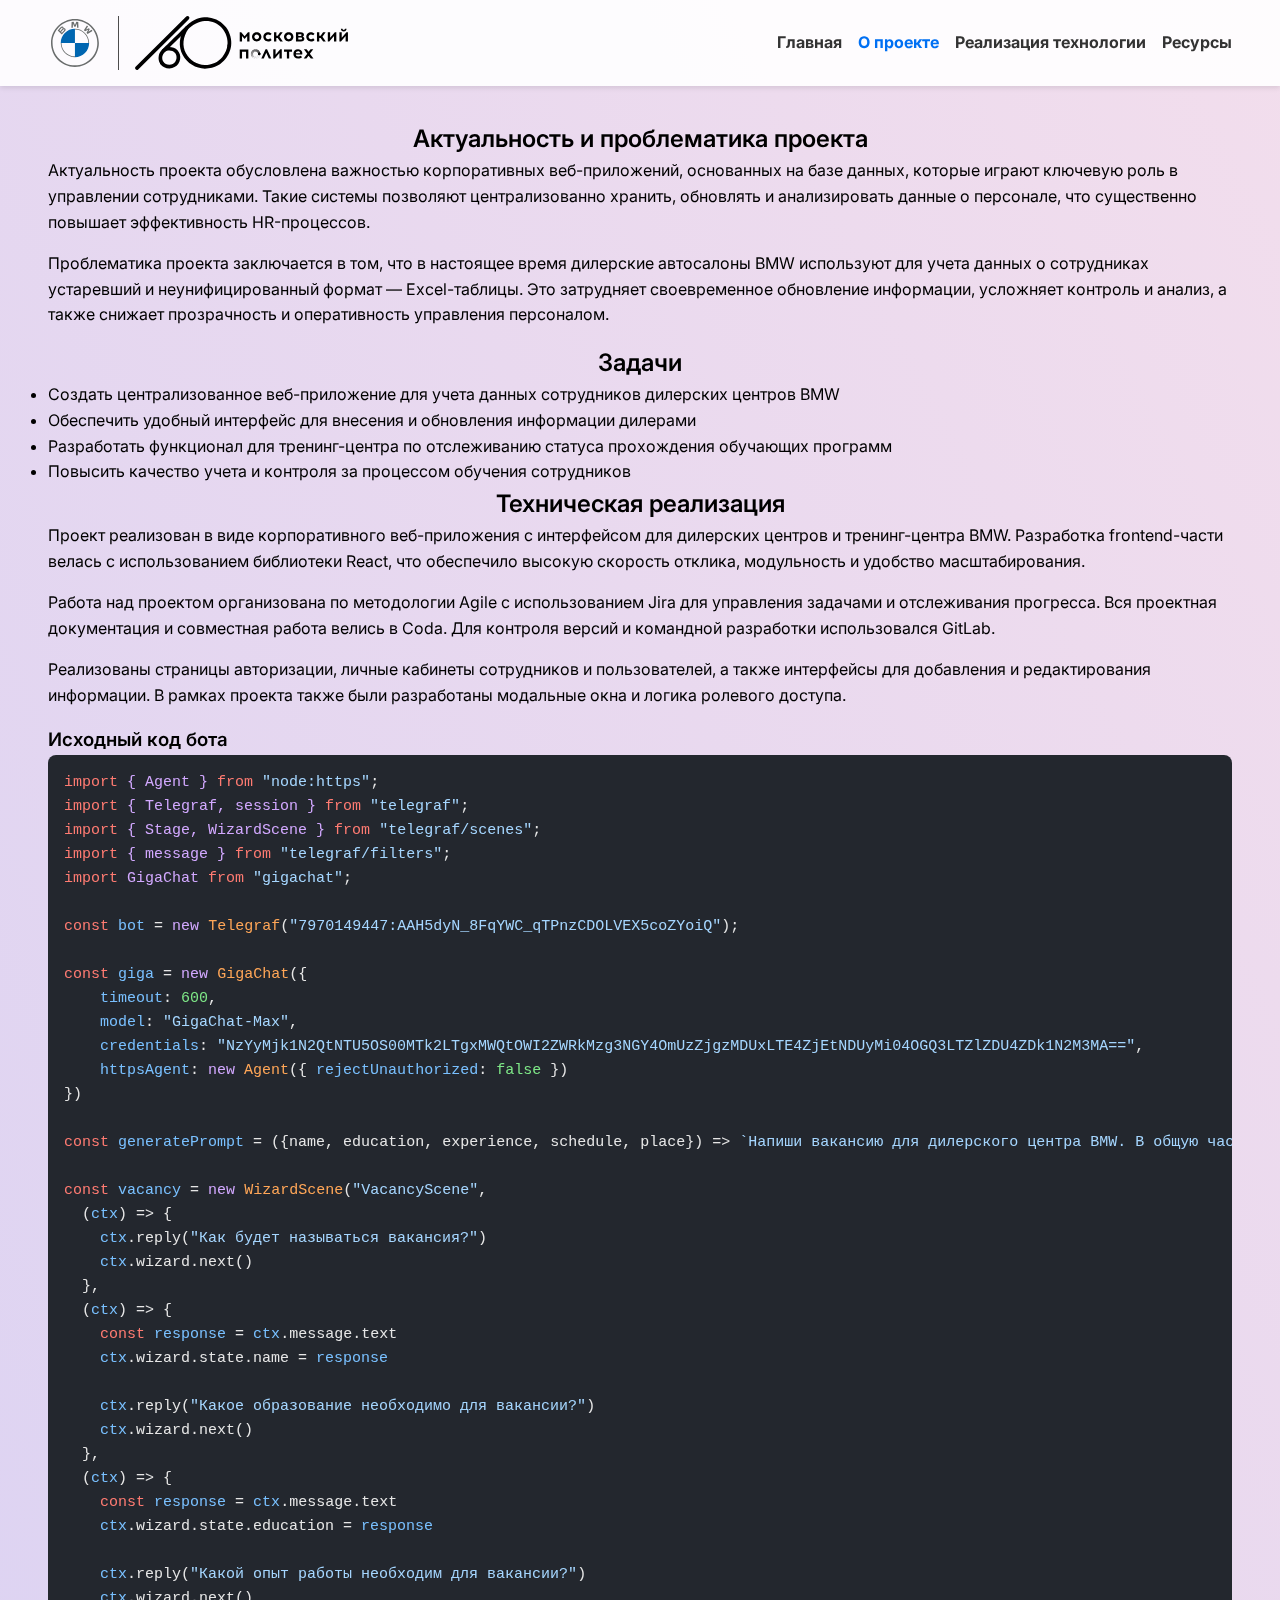
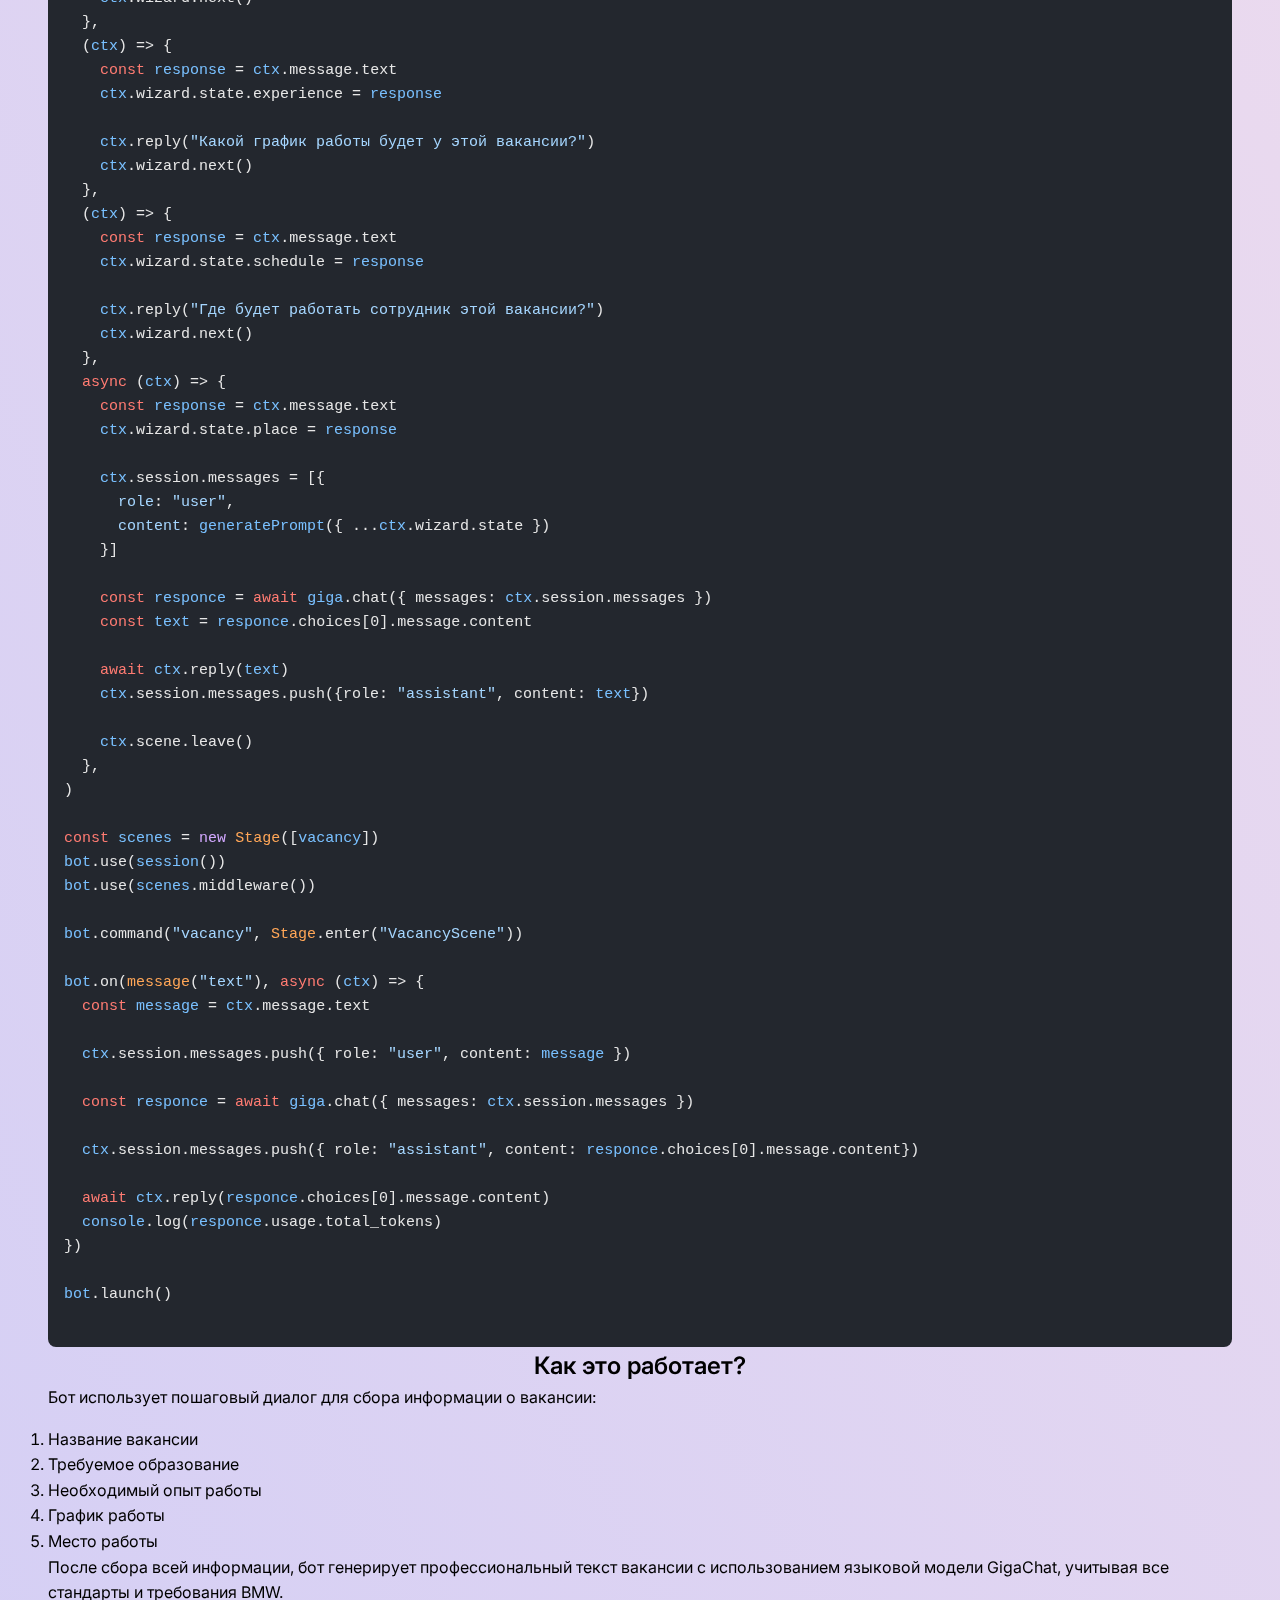
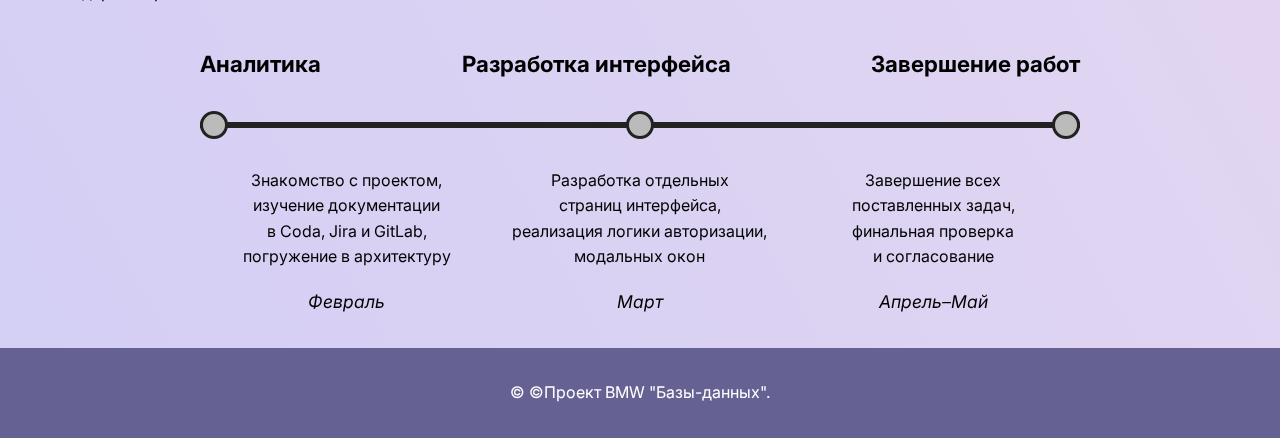
<file: site/about.html>
<!DOCTYPE html>
<html lang="ru">
<head>
    <meta charset="UTF-8">
    <meta name="viewport" content="width=device-width, initial-scale=1.0">
    <title>AI в менеджменте | О проекте</title>
    <link rel="stylesheet" href="/site/styles/styles.css">
</head>
<body>
    <header>
        <div class="width-container flex header_main">
            <div class="logo-container">
                <a class="flex" href="https://www.bmw.com" target="_blank">
                    <svg xmlns="http://www.w3.org/2000/svg" width="54" height="54" fill="none">
                        <path fill="#6a6d6d" fill-rule="evenodd" clip-rule="evenodd"
                            d="M3 26.94C3 13.72 13.72 3 26.94 3c13.223 0 23.942 10.72 23.942 23.94 0 13.223-10.72 23.942-23.941 23.942C13.719 50.882 3 40.162 3 26.94Zm23.94 22.385c12.364 0 22.385-10.022 22.385-22.384S39.303 4.557 26.94 4.557 4.557 14.579 4.557 26.941s10.02 22.384 22.384 22.384Z" />
                        <path fill="#6a6d6d" fill-rule="evenodd" clip-rule="evenodd"
                            d="M26.941 13.522v-.779c7.84 0 14.198 6.357 14.198 14.198h-.779c0-7.4-6.02-13.42-13.419-13.42ZM13.523 26.94c0 7.4 6.02 13.419 13.418 13.419v.778c-7.84 0-14.197-6.357-14.197-14.197h.779Z" />
                        <path fill="#6a6d6d"
                            d="M38.543 16.783c.325.35.794.912 1.057 1.254l4.848-3.077a32.175 32.175 0 0 0-.916-1.137l-3.07 2.03-.21.18.156-.228 1.356-2.706-.959-.958-2.707 1.355-.228.157.182-.21 2.031-3.069a29.59 29.59 0 0 0-1.139-.92l-3.077 4.843c.39.3.904.74 1.232 1.04l2.897-1.503.186-.136-.137.185-1.502 2.9ZM27.543 10.645l1.324-2.968.085-.263-.024.275.14 3.965c.464.043.944.108 1.417.187l-.216-5.873a29.402 29.402 0 0 0-1.979-.153l-1.305 3.239-.046.24-.047-.24-1.303-3.239a29.4 29.4 0 0 0-1.98.153l-.215 5.873a21.04 21.04 0 0 1 1.418-.187l.14-3.965-.025-.275.085.263 1.325 2.968h1.206Z" />
                        <path fill="#6a6d6d" fill-rule="evenodd" clip-rule="evenodd"
                            d="M16.83 15.325c.765-.807 1.199-1.739.433-2.628-.417-.483-1.116-.589-1.696-.35l-.058.022.018-.05c.086-.23.141-.962-.482-1.468a1.442 1.442 0 0 0-1.072-.298c-.719.073-1.272.564-2.778 2.244a36.357 36.357 0 0 0-1.513 1.824l4.137 3.924c1.083-1.2 1.66-1.803 2.388-2.566l.623-.654Zm-5.399-.96c.834-1.02 1.719-1.944 2.12-2.31.127-.115.265-.23.432-.276.272-.074.552.118.615.397.064.28-.112.546-.308.766-.44.497-2.056 2.187-2.056 2.187l-.803-.764Zm3.708-.659c-.514.532-2.088 2.196-2.088 2.196l.84.795 2.085-2.232c.16-.173.355-.4.407-.638a.49.49 0 0 0-.21-.518c-.178-.118-.377-.1-.558-.011-.141.069-.272.197-.476.408Z" />
                        <path fill="#0066B1"
                            d="M26.941 12.743v14.198H12.744c0-7.846 6.351-14.197 14.197-14.197ZM41.139 26.94c0 7.847-6.352 14.198-14.198 14.198V26.941H41.14Z" />
                    </svg>
                </a>
                <a class="flex" href="https://mospolytech.ru" target="_blank">
                    <svg xmlns="http://www.w3.org/2000/svg" version="1.2" viewBox="0 0 580 147" height="54">
                        <path
                            d="m5.2 146.8c-1.3 0-2.6-0.5-3.5-1.5-1.9-2-1.9-5.1 0-7.1l137.8-136.7c2-1.9 5.1-1.9 7.1 0 1.9 2 1.9 5.1 0 7.1l-137.9 136.8c-0.9 0.9-2.2 1.4-3.5 1.4z" />
                        <path
                            d="m190.2 143.3c-24.7 0-48.4-14.5-60.3-36.9-12.6-23.7-10.1-51.6 6.9-76.6 1.5-2.3 4.7-2.9 6.9-1.3 2.3 1.5 2.9 4.7 1.3 6.9-14.8 21.8-17.1 46-6.3 66.3 10.2 19.2 30.3 31.6 51.3 31.6 19.9-0.3 35.8-7.5 47.4-21.2 8.9-10.5 13.5-23.5 14.1-31.7 0.2-2.8 2.6-4.8 5.3-4.6 2.8 0.2 4.8 2.6 4.6 5.3-0.6 9.1-5.3 24.3-16.4 37.4-9.1 11.1-26.2 24.3-54.8 24.8z" />
                        <path d="m305.4 69.3v-14.7l-7 8-7-8v14.7h-6.3v-24.9h4.1l9.2 10.7 9.2-10.7h4.1v24.9z" />
                        <path
                            d="m344.2 56.8c0 7.1-5.7 12.8-12.8 12.8-7.1 0-12.8-5.7-12.8-12.8 0-7.1 5.7-12.8 12.8-12.8 7 0 12.8 5.7 12.8 12.8zm-19.2 0c0 4.1 3.1 6.6 6.4 6.6 3.3 0 6.4-2.5 6.4-6.6 0-4.1-3.1-6.7-6.4-6.7-3.4 0-6.4 2.6-6.4 6.7z" />
                        <path
                            d="m372 48.6l-3.8 4.1c-2-1.9-3.8-2.5-6-2.5-3.3 0-6.4 2.5-6.4 6.6 0 4.1 3.1 6.6 6.4 6.6 2.2 0 4-0.6 6-2.5l3.8 4.1c-2.3 2.8-5.9 4.6-9.8 4.6-7.1 0-12.8-5.7-12.8-12.8 0-7.1 5.7-12.8 12.8-12.8 3.9 0 7.5 1.8 9.8 4.6z" />
                        <path
                            d="m384.8 69.3h-6.3v-24.9h6.3v9.1h3.7l6.6-9.1h7l-8.7 12.2 9.1 12.8h-7.1l-7-9.7h-3.7v9.6z" />
                        <path
                            d="m431.3 56.8c0 7.1-5.7 12.8-12.8 12.8-7.1 0-12.8-5.7-12.8-12.8 0-7.1 5.7-12.8 12.8-12.8 7.1 0 12.8 5.7 12.8 12.8zm-19.2 0c0 4.1 3.1 6.6 6.4 6.6 3.3 0 6.4-2.5 6.4-6.6 0-4.1-3.1-6.7-6.4-6.7-3.3 0-6.4 2.6-6.4 6.7z" />
                        <path
                            d="m451.3 44.3c5.9 0 8.6 2.5 8.6 6.8 0 2.3-0.9 4.3-3.4 5.1 3 0.7 4.5 2.8 4.5 5.6 0 5.3-2.9 7.4-9.7 7.4h-13.1v-24.9zm-6.7 9.9h6.4c1.8-0.1 2.6-0.9 2.6-2.2 0-1.3-0.8-2.2-2.7-2.2h-6.3zm6.9 9.7c2.4 0 3.2-1.1 3.2-2.6 0-1.4-0.8-2.5-3.1-2.5h-7v5.1z" />
                        <path
                            d="m488.9 48.6l-3.8 4.1c-2-1.9-3.8-2.5-6-2.5-3.3 0-6.4 2.5-6.4 6.6 0 4.1 3.1 6.6 6.4 6.6 2.2 0 4-0.6 6-2.5l3.8 4.1c-2.3 2.8-5.9 4.6-9.8 4.6-7.1 0-12.8-5.7-12.8-12.8 0-7.1 5.7-12.8 12.8-12.8 3.9 0 7.4 1.8 9.8 4.6z" />
                        <path
                            d="m501.7 69.3h-6.3v-24.9h6.3v9.1h3.7l6.6-9.1h7l-8.7 12.2 9.1 12.8h-7.1l-7-9.7h-3.7v9.6z" />
                        <path d="m541.8 69.3v-14.7l-12.8 14.7h-4.1v-24.9h6.3v14.6l12.8-14.7h4.1v24.9h-6.3z" />
                        <path
                            d="m573.4 69.3v-14.7l-12.8 14.7h-4.1v-24.9h6.3v14.6l12.8-14.7h4.1v24.9h-6.3zm-13-34.7h4.4c0 1.8 1.5 3.2 3.4 3.2 1.9 0 3.5-1.4 3.5-3.2h4.3c0 4.4-3.5 7.6-7.8 7.6-4.4 0-7.8-3.2-7.8-7.6z" />
                        <path d="m302.3 115.7v-18.7h-10.9v18.8h-6.3v-24.9h23.5v24.9h-6.3z" />
                        <path fill-rule="evenodd" d="m335.8 103.5z" />
                        <path
                            d="m335.6 105.5c0.1 0 0.1 0 0.1-0.1 0-0.1 0-0.1-0.1-0.1-0.1 0-0.1 0-0.1 0.1-0.1 0.1 0 0.1 0.1 0.1z" />
                        <path
                            d="m334.8 107.4c0.1 0 0.2-0.1 0.2-0.2 0-0.1-0.1-0.2-0.2-0.2-0.1 0-0.2 0.1-0.2 0.2 0 0.1 0.1 0.2 0.2 0.2z" />
                        <path fill-rule="evenodd"
                            d="m333.7 109c-0.2 0-0.3-0.1-0.3-0.3 0-0.2 0.1-0.3 0.3-0.3 0.2 0 0.3 0.1 0.3 0.3 0 0.2-0.1 0.3-0.3 0.3z" />
                        <path d="m332.3 110.3q0.3 0 0.3-0.3 0-0.3-0.3-0.3-0.3 0-0.3 0.3c-0.1 0.1 0.1 0.3 0.3 0.3z" />
                        <path d="m330.6 111.1q0.3 0 0.3-0.3 0-0.3-0.3-0.3-0.3 0-0.3 0.3c-0.1 0.1 0.1 0.3 0.3 0.3z" />
                        <path d="m328.7 111.5q0.3 0 0.3-0.3 0-0.3-0.3-0.3-0.3 0-0.3 0.3c-0.1 0.1 0.1 0.3 0.3 0.3z" />
                        <path
                            d="m326.8 111.3c0.2 0 0.3-0.2 0.3-0.4 0-0.2-0.1-0.4-0.3-0.4-0.2 0-0.4 0.2-0.4 0.4 0 0.2 0.2 0.4 0.4 0.4z" />
                        <path
                            d="m325 110.8c0.2 0 0.4-0.2 0.4-0.4 0-0.2-0.2-0.4-0.4-0.4-0.2 0-0.4 0.2-0.4 0.4 0 0.2 0.1 0.4 0.4 0.4z" />
                        <path
                            d="m323.4 109.8c0.2 0 0.4-0.2 0.4-0.4 0-0.2-0.2-0.4-0.4-0.4-0.2 0-0.4 0.2-0.4 0.4 0 0.2 0.1 0.4 0.4 0.4z" />
                        <path
                            d="m322.1 108.5c0.3 0 0.5-0.2 0.5-0.5 0-0.3-0.2-0.5-0.5-0.5-0.3 0-0.5 0.2-0.5 0.5 0 0.3 0.2 0.5 0.5 0.5z" />
                        <path
                            d="m321.1 106.9c0.3 0 0.6-0.2 0.6-0.6 0-0.3-0.2-0.6-0.6-0.6-0.3 0-0.6 0.2-0.6 0.6 0.1 0.3 0.3 0.6 0.6 0.6z" />
                        <path
                            d="m320.7 105.1c0.3 0 0.6-0.3 0.6-0.6 0-0.3-0.3-0.6-0.6-0.6-0.3 0-0.6 0.3-0.6 0.6-0.1 0.3 0.2 0.6 0.6 0.6z" />
                        <path
                            d="m320.7 103.2c0.4 0 0.6-0.3 0.6-0.6 0-0.4-0.3-0.6-0.6-0.6-0.4 0-0.6 0.3-0.6 0.6 0 0.3 0.2 0.6 0.6 0.6z" />
                        <path fill-rule="evenodd"
                            d="m321.1 101.4c-0.4 0-0.7-0.3-0.7-0.7 0-0.4 0.3-0.7 0.7-0.7 0.4 0 0.7 0.3 0.7 0.7 0 0.4-0.3 0.7-0.7 0.7z" />
                        <path
                            d="m322.1 99.7c0.4 0 0.7-0.3 0.7-0.7 0-0.4-0.3-0.7-0.7-0.7-0.4 0-0.7 0.3-0.7 0.7-0.1 0.4 0.3 0.7 0.7 0.7z" />
                        <path
                            d="m323.4 98.4c0.4 0 0.8-0.3 0.8-0.8 0-0.5-0.3-0.8-0.8-0.8-0.4 0-0.8 0.3-0.8 0.8 0 0.5 0.3 0.8 0.8 0.8z" />
                        <path
                            d="m325 97.4c0.4 0 0.8-0.4 0.8-0.8 0-0.4-0.4-0.8-0.8-0.8-0.4 0-0.8 0.4-0.8 0.8 0 0.5 0.3 0.8 0.8 0.8z" />
                        <path
                            d="m326.8 96.9c0.5 0 0.8-0.4 0.8-0.8 0-0.5-0.4-0.8-0.8-0.8-0.5 0-0.8 0.4-0.8 0.8-0.1 0.4 0.3 0.8 0.8 0.8z" />
                        <path
                            d="m328.7 96.7c0.5 0 0.8-0.4 0.8-0.8 0-0.5-0.4-0.8-0.8-0.8-0.5 0-0.8 0.4-0.8 0.8-0.1 0.5 0.3 0.8 0.8 0.8z" />
                        <path
                            d="m330.6 97.1c0.5 0 0.9-0.4 0.9-0.9 0-0.5-0.4-0.8-0.9-0.8-0.5 0-0.9 0.4-0.9 0.9 0 0.4 0.4 0.8 0.9 0.8z" />
                        <path
                            d="m332.3 97.9c0.5 0 0.9-0.4 0.9-0.9 0-0.5-0.4-0.9-0.9-0.9-0.5 0-0.9 0.4-0.9 0.9 0 0.6 0.4 0.9 0.9 0.9z" />
                        <path
                            d="m333.7 99.2c0.5 0 0.9-0.4 0.9-0.9 0-0.5-0.4-0.9-0.9-0.9-0.5 0-0.9 0.4-0.9 0.9 0.1 0.5 0.4 0.9 0.9 0.9z" />
                        <path
                            d="m334.8 100.7c0.5 0 0.9-0.4 0.9-0.9 0-0.5-0.4-0.9-0.9-0.9-0.5 0-0.9 0.4-0.9 0.9 0 0.5 0.5 0.9 0.9 0.9z" />
                        <path fill-rule="evenodd"
                            d="m335.5 102.5c-0.5 0-0.9-0.4-0.9-0.9 0-0.5 0.4-0.9 0.9-0.9 0.5 0 0.9 0.4 0.9 0.9 0 0.5-0.4 0.9-0.9 0.9z" />
                        <path fill-rule="evenodd" d="m337.3 103.5z" />
                        <path d="m337.1 105.5q0.1 0 0 0c0.1-0.1 0-0.2 0-0.2 0 0-0.1 0.1 0 0.2q-0.2 0 0 0z" />
                        <path
                            d="m336.5 107.4c0.1 0 0.2-0.1 0.2-0.2 0-0.1-0.1-0.2-0.2-0.2-0.1 0-0.2 0.1-0.2 0.2 0.1 0.1 0.1 0.2 0.2 0.2z" />
                        <path fill-rule="evenodd"
                            d="m335.6 109.1c-0.1 0-0.2-0.1-0.2-0.2 0-0.1 0.1-0.2 0.2-0.2 0.1 0 0.2 0.1 0.2 0.2 0 0.1-0.1 0.2-0.2 0.2z" />
                        <path fill-rule="evenodd"
                            d="m334.3 110.6c-0.2 0-0.3-0.1-0.3-0.3 0-0.2 0.1-0.3 0.3-0.3 0.2 0 0.3 0.1 0.3 0.3 0 0.2-0.1 0.3-0.3 0.3z" />
                        <path d="m332.7 111.7q0.3 0 0.3-0.3 0-0.3-0.3-0.3-0.3 0-0.3 0.3 0.1 0.3 0.3 0.3z" />
                        <path d="m331 112.5q0.3 0 0.3-0.3 0-0.3-0.3-0.3-0.3 0-0.3 0.3 0 0.3 0.3 0.3z" />
                        <path d="m329.1 112.9q0.3 0 0.3-0.3 0-0.3-0.3-0.3-0.3 0-0.3 0.3 0 0.3 0.3 0.3z" />
                        <path
                            d="m327.2 112.9c0.2 0 0.3-0.2 0.3-0.4 0-0.2-0.1-0.4-0.3-0.4-0.2 0-0.4 0.2-0.4 0.4 0.1 0.3 0.2 0.4 0.4 0.4z" />
                        <path
                            d="m325.4 112.6c0.2 0 0.4-0.2 0.4-0.4 0-0.2-0.2-0.4-0.4-0.4-0.2 0-0.4 0.2-0.4 0.4 0 0.2 0.2 0.4 0.4 0.4z" />
                        <path
                            d="m323.6 111.8c0.2 0 0.4-0.2 0.4-0.4 0-0.2-0.2-0.4-0.4-0.4-0.2 0-0.4 0.2-0.4 0.4 0 0.2 0.2 0.4 0.4 0.4z" />
                        <path fill-rule="evenodd"
                            d="m322.1 110.8c-0.3 0-0.5-0.2-0.5-0.5 0-0.3 0.2-0.5 0.5-0.5 0.3 0 0.5 0.2 0.5 0.5 0 0.3-0.2 0.5-0.5 0.5z" />
                        <path
                            d="m320.8 109.4c0.3 0 0.5-0.2 0.5-0.5 0-0.3-0.2-0.5-0.5-0.5-0.3 0-0.5 0.2-0.5 0.5 0 0.3 0.3 0.5 0.5 0.5z" />
                        <path
                            d="m319.9 107.8c0.3 0 0.6-0.3 0.6-0.6 0-0.3-0.3-0.6-0.6-0.6-0.3 0-0.6 0.3-0.6 0.6 0 0.3 0.2 0.6 0.6 0.6z" />
                        <path
                            d="m319.3 106c0.3 0 0.6-0.3 0.6-0.6 0-0.3-0.3-0.6-0.6-0.6-0.3 0-0.6 0.3-0.6 0.6 0 0.3 0.2 0.6 0.6 0.6z" />
                        <path
                            d="m319.1 104.1c0.3 0 0.6-0.3 0.6-0.6 0-0.3-0.3-0.6-0.6-0.6-0.3 0-0.6 0.3-0.6 0.6 0 0.3 0.2 0.6 0.6 0.6z" />
                        <path
                            d="m319.3 102.2c0.3 0 0.6-0.3 0.6-0.6 0-0.3-0.3-0.6-0.6-0.6-0.3 0-0.6 0.3-0.6 0.6-0.1 0.4 0.2 0.6 0.6 0.6z" />
                        <path
                            d="m319.9 100.5c0.4 0 0.7-0.3 0.7-0.7 0-0.4-0.3-0.7-0.7-0.7-0.4 0-0.7 0.3-0.7 0.7 0 0.4 0.3 0.7 0.7 0.7z" />
                        <path
                            d="m320.8 98.9c0.4 0 0.7-0.3 0.7-0.7 0-0.4-0.3-0.7-0.7-0.7-0.4 0-0.7 0.3-0.7 0.7 0 0.3 0.3 0.7 0.7 0.7z" />
                        <path
                            d="m322.1 97.5c0.4 0 0.8-0.3 0.8-0.8 0-0.4-0.3-0.8-0.8-0.8-0.4 0-0.8 0.3-0.8 0.8 0 0.4 0.4 0.8 0.8 0.8z" />
                        <path
                            d="m323.6 96.4c0.4 0 0.8-0.3 0.8-0.8 0-0.4-0.3-0.8-0.8-0.8-0.4 0-0.8 0.3-0.8 0.8 0 0.4 0.4 0.8 0.8 0.8z" />
                        <path
                            d="m325.4 95.6c0.5 0 0.8-0.4 0.8-0.8 0-0.5-0.4-0.8-0.8-0.8-0.5 0-0.8 0.4-0.8 0.8 0 0.5 0.3 0.8 0.8 0.8z" />
                        <path
                            d="m327.2 95.3c0.5 0 0.8-0.4 0.8-0.8 0-0.5-0.4-0.8-0.8-0.8-0.5 0-0.8 0.4-0.8 0.8 0 0.4 0.4 0.8 0.8 0.8z" />
                        <path
                            d="m329.1 95.3c0.5 0 0.8-0.4 0.8-0.8 0-0.5-0.4-0.8-0.8-0.8-0.5 0-0.8 0.4-0.8 0.8 0 0.4 0.4 0.8 0.8 0.8z" />
                        <path
                            d="m331 95.7c0.5 0 0.9-0.4 0.9-0.9 0-0.5-0.4-0.9-0.9-0.9-0.5 0-0.9 0.4-0.9 0.9 0.1 0.5 0.5 0.9 0.9 0.9z" />
                        <path
                            d="m332.7 96.4c0.5 0 0.9-0.4 0.9-0.9 0-0.5-0.4-0.9-0.9-0.9-0.5 0-0.9 0.4-0.9 0.9 0.1 0.5 0.5 0.9 0.9 0.9z" />
                        <path
                            d="m334.3 97.6c0.5 0 0.9-0.4 0.9-0.9 0-0.5-0.4-0.9-0.9-0.9-0.5 0-0.9 0.4-0.9 0.9 0 0.5 0.4 0.9 0.9 0.9z" />
                        <path
                            d="m335.6 99c0.5 0 0.9-0.4 0.9-0.9 0-0.5-0.4-0.9-0.9-0.9-0.5 0-0.9 0.4-0.9 0.9 0 0.5 0.4 0.9 0.9 0.9z" />
                        <path
                            d="m336.5 100.7c0.5 0 0.9-0.4 0.9-0.9 0-0.5-0.4-0.9-0.9-0.9-0.5 0-0.9 0.4-0.9 0.9 0 0.5 0.4 0.9 0.9 0.9z" />
                        <path
                            d="m337.1 102.5c0.5 0 0.9-0.4 0.9-0.9 0-0.5-0.4-0.9-0.9-0.9-0.5 0-0.9 0.4-0.9 0.9 0 0.5 0.4 0.9 0.9 0.9z" />
                        <path d="m338.8 103.5c0 0 0.1 0 0 0 0.1 0 0-0.1 0 0 0-0.1 0 0 0 0z" />
                        <path d="m338.6 105.5q0.1 0 0 0c0.1-0.1 0-0.2 0-0.2 0 0 0 0.1 0 0.2z" />
                        <path
                            d="m338.2 107.4c0.1 0 0.1-0.1 0.1-0.1 0-0.1-0.1-0.1-0.1-0.1l-0.1 0.1c-0.1 0 0 0.1 0.1 0.1z" />
                        <path
                            d="m337.3 109.2c0.1 0 0.2-0.1 0.2-0.2 0-0.1-0.1-0.2-0.2-0.2-0.1 0-0.2 0.1-0.2 0.2 0 0.1 0.1 0.2 0.2 0.2z" />
                        <path
                            d="m336.2 110.8c0.1 0 0.2-0.1 0.2-0.2 0-0.1-0.1-0.2-0.2-0.2-0.1 0-0.2 0.1-0.2 0.2 0 0 0.1 0.2 0.2 0.2z" />
                        <path d="m334.8 112.1q0.3 0 0.3-0.3 0-0.3-0.3-0.3-0.3 0-0.3 0.3 0 0.3 0.3 0.3z" />
                        <path d="m333.2 113.2q0.3 0 0.3-0.3 0-0.3-0.3-0.3-0.3 0-0.3 0.3 0 0.3 0.3 0.3z" />
                        <path d="m331.5 114q0.3 0 0.3-0.3 0-0.3-0.3-0.3-0.3 0-0.3 0.3c-0.1 0.1 0.1 0.3 0.3 0.3z" />
                        <path d="m329.6 114.4q0.3 0 0.3-0.3 0-0.3-0.3-0.3-0.3 0-0.3 0.3 0 0.3 0.3 0.3z" />
                        <path
                            d="m327.7 114.5c0.2 0 0.4-0.2 0.4-0.4 0-0.2-0.1-0.4-0.4-0.4-0.2 0-0.4 0.2-0.4 0.4 0.1 0.2 0.2 0.4 0.4 0.4z" />
                        <path
                            d="m325.8 114.3c0.2 0 0.4-0.2 0.4-0.4 0-0.2-0.2-0.4-0.4-0.4-0.2 0-0.4 0.2-0.4 0.4 0 0.2 0.2 0.4 0.4 0.4z" />
                        <path
                            d="m324 113.7c0.2 0 0.4-0.2 0.4-0.4 0-0.2-0.2-0.4-0.4-0.4-0.2 0-0.4 0.2-0.4 0.4 0 0.2 0.2 0.4 0.4 0.4z" />
                        <path
                            d="m322.4 112.8c0.2 0 0.4-0.2 0.4-0.4 0-0.2-0.2-0.4-0.4-0.4-0.2 0-0.4 0.2-0.4 0.4-0.1 0.2 0.1 0.4 0.4 0.4z" />
                        <path
                            d="m320.8 111.7c0.3 0 0.5-0.2 0.5-0.5 0-0.3-0.2-0.5-0.5-0.5-0.3 0-0.5 0.2-0.5 0.5 0.1 0.3 0.3 0.5 0.5 0.5z" />
                        <path
                            d="m319.6 110.3c0.3 0 0.5-0.2 0.5-0.5 0-0.3-0.2-0.5-0.5-0.5-0.3 0-0.5 0.2-0.5 0.5 0 0.3 0.2 0.5 0.5 0.5z" />
                        <path
                            d="m318.6 108.7c0.3 0 0.6-0.2 0.6-0.6 0-0.3-0.2-0.6-0.6-0.6-0.3 0-0.6 0.2-0.6 0.6 0.1 0.3 0.3 0.6 0.6 0.6z" />
                        <path
                            d="m318 107c0.3 0 0.6-0.3 0.6-0.6 0-0.3-0.3-0.6-0.6-0.6-0.3 0-0.6 0.3-0.6 0.6 0 0.3 0.2 0.6 0.6 0.6z" />
                        <path
                            d="m317.6 105.1c0.3 0 0.6-0.3 0.6-0.6 0-0.3-0.3-0.6-0.6-0.6-0.3 0-0.6 0.3-0.6 0.6 0 0.3 0.3 0.6 0.6 0.6z" />
                        <path
                            d="m317.6 103.2c0.4 0 0.6-0.3 0.6-0.6 0-0.4-0.3-0.6-0.6-0.6-0.4 0-0.6 0.3-0.6 0.6 0 0.3 0.3 0.6 0.6 0.6z" />
                        <path fill-rule="evenodd"
                            d="m318 101.4c-0.4 0-0.7-0.3-0.7-0.7 0-0.4 0.3-0.7 0.7-0.7 0.4 0 0.7 0.3 0.7 0.7 0 0.4-0.3 0.7-0.7 0.7z" />
                        <path
                            d="m318.6 99.6c0.4 0 0.7-0.3 0.7-0.7 0-0.4-0.3-0.7-0.7-0.7-0.4 0-0.7 0.3-0.7 0.7 0 0.4 0.4 0.7 0.7 0.7z" />
                        <path fill-rule="evenodd"
                            d="m319.6 97.9c-0.4 0-0.7-0.3-0.7-0.7 0-0.4 0.3-0.7 0.7-0.7 0.4 0 0.7 0.3 0.7 0.7 0 0.4-0.3 0.7-0.7 0.7z" />
                        <path
                            d="m320.8 96.5c0.4 0 0.7-0.3 0.7-0.7 0-0.4-0.3-0.7-0.7-0.7-0.4 0-0.7 0.3-0.7 0.7 0 0.4 0.4 0.7 0.7 0.7z" />
                        <path
                            d="m322.4 95.4c0.4 0 0.8-0.3 0.8-0.8 0-0.4-0.3-0.8-0.8-0.8-0.4 0-0.8 0.3-0.8 0.8 0 0.5 0.3 0.8 0.8 0.8z" />
                        <path
                            d="m324 94.5c0.4 0 0.8-0.4 0.8-0.8 0-0.4-0.4-0.8-0.8-0.8-0.4 0-0.8 0.4-0.8 0.8 0 0.4 0.4 0.8 0.8 0.8z" />
                        <path
                            d="m325.8 93.9c0.5 0 0.8-0.4 0.8-0.8 0-0.5-0.4-0.8-0.8-0.8-0.5 0-0.8 0.4-0.8 0.8 0 0.5 0.4 0.8 0.8 0.8z" />
                        <path
                            d="m327.7 93.7c0.5 0 0.8-0.4 0.8-0.8 0-0.5-0.4-0.8-0.8-0.8-0.5 0-0.8 0.4-0.8 0.8 0 0.4 0.4 0.8 0.8 0.8z" />
                        <path
                            d="m329.6 93.8c0.5 0 0.8-0.4 0.8-0.9 0-0.5-0.4-0.9-0.8-0.9-0.5 0-0.8 0.4-0.8 0.9 0 0.5 0.3 0.9 0.8 0.9z" />
                        <path
                            d="m331.5 94.2c0.5 0 0.9-0.4 0.9-0.9 0-0.5-0.4-0.9-0.9-0.9-0.5 0-0.9 0.4-0.9 0.9 0 0.5 0.4 0.9 0.9 0.9z" />
                        <path
                            d="m333.2 95c0.5 0 0.9-0.4 0.9-0.9 0-0.5-0.4-0.9-0.9-0.9-0.5 0-0.9 0.4-0.9 0.9 0.1 0.5 0.5 0.9 0.9 0.9z" />
                        <path
                            d="m334.8 96c0.5 0 0.9-0.4 0.9-0.9 0-0.5-0.4-0.9-0.9-0.9-0.5 0-0.9 0.4-0.9 0.9 0.1 0.5 0.5 0.9 0.9 0.9z" />
                        <path
                            d="m336.2 97.4c0.5 0 0.9-0.4 0.9-0.9 0-0.5-0.4-0.9-0.9-0.9-0.5 0-0.9 0.4-0.9 0.9 0 0.5 0.4 0.9 0.9 0.9z" />
                        <path
                            d="m337.3 98.9c0.5 0 0.9-0.4 0.9-0.9 0-0.5-0.4-0.9-0.9-0.9-0.5 0-0.9 0.4-0.9 0.9 0 0.5 0.4 0.9 0.9 0.9z" />
                        <path
                            d="m338.2 100.7c0.5 0 0.9-0.4 0.9-0.9 0-0.5-0.4-0.9-0.9-0.9-0.5 0-0.9 0.4-0.9 0.9-0.1 0.4 0.3 0.9 0.9 0.9z" />
                        <path fill-rule="evenodd"
                            d="m338.6 102.5c-0.5 0-0.9-0.4-0.9-0.9 0-0.5 0.4-0.9 0.9-0.9 0.5 0 0.9 0.4 0.9 0.9 0 0.5-0.4 0.9-0.9 0.9z" />
                        <path fill-rule="evenodd" d="m340.2 105.4z" />
                        <path
                            d="m339.8 107.4c0.1 0 0.1-0.1 0.1-0.1 0-0.1-0.1-0.1-0.1-0.1l-0.1 0.1c-0.1 0.1 0 0.1 0.1 0.1z" />
                        <path d="m339 109.2c0.1 0 0.1-0.1 0.1-0.1l-0.1-0.1-0.1 0.1c0 0 0 0.1 0.1 0.1z" />
                        <path
                            d="m338 110.9c0.1 0 0.2-0.1 0.2-0.2 0-0.1-0.1-0.2-0.2-0.2-0.1 0-0.2 0.1-0.2 0.2 0 0.1 0.1 0.2 0.2 0.2z" />
                        <path
                            d="m336.8 112.4c0.1 0 0.3-0.1 0.3-0.3 0-0.1-0.1-0.3-0.3-0.3q-0.3 0-0.3 0.3 0 0.3 0.3 0.3z" />
                        <path d="m335.3 113.6q0.3 0 0.3-0.3 0-0.3-0.3-0.3-0.3 0-0.3 0.3c0 0.2 0.2 0.3 0.3 0.3z" />
                        <path d="m333.7 114.7q0.3 0 0.3-0.3 0-0.3-0.3-0.3-0.3 0-0.3 0.3c0 0.1 0.1 0.3 0.3 0.3z" />
                        <path d="m332 115.4q0.3 0 0.3-0.3 0-0.3-0.3-0.3-0.3 0-0.3 0.3c-0.1 0.2 0.1 0.3 0.3 0.3z" />
                        <path d="m330.1 115.9q0.3 0 0.3-0.3 0-0.3-0.3-0.3-0.3 0-0.3 0.3 0 0.3 0.3 0.3z" />
                        <path d="m328.2 116q0.3 0 0.3-0.3 0-0.3-0.3-0.3-0.3 0-0.3 0.3c-0.1 0.2 0.1 0.3 0.3 0.3z" />
                        <path
                            d="m326.3 115.9c0.2 0 0.3-0.2 0.3-0.4 0-0.2-0.1-0.4-0.3-0.4-0.2 0-0.4 0.2-0.4 0.4 0 0.2 0.2 0.4 0.4 0.4z" />
                        <path
                            d="m324.5 115.5c0.2 0 0.4-0.2 0.4-0.4 0-0.2-0.2-0.4-0.4-0.4-0.2 0-0.4 0.2-0.4 0.4 0 0.2 0.1 0.4 0.4 0.4z" />
                        <path
                            d="m322.7 114.8c0.2 0 0.4-0.2 0.4-0.4 0-0.2-0.2-0.4-0.4-0.4-0.2 0-0.4 0.2-0.4 0.4 0 0.2 0.2 0.4 0.4 0.4z" />
                        <path
                            d="m321.1 113.8c0.2 0 0.4-0.2 0.4-0.4 0-0.2-0.2-0.4-0.4-0.4-0.2 0-0.4 0.2-0.4 0.4-0.1 0.2 0.1 0.4 0.4 0.4z" />
                        <path
                            d="m319.6 112.6c0.3 0 0.5-0.2 0.5-0.5 0-0.3-0.2-0.5-0.5-0.5-0.3 0-0.5 0.2-0.5 0.5 0 0.3 0.2 0.5 0.5 0.5z" />
                        <path
                            d="m318.4 111.2c0.3 0 0.6-0.2 0.6-0.6 0-0.3-0.2-0.6-0.6-0.6-0.3 0-0.6 0.2-0.6 0.6 0 0.4 0.3 0.6 0.6 0.6z" />
                        <path
                            d="m317.4 109.6c0.3 0 0.6-0.2 0.6-0.6 0-0.3-0.2-0.6-0.6-0.6-0.3 0-0.6 0.2-0.6 0.6 0 0.4 0.3 0.6 0.6 0.6z" />
                        <path
                            d="m316.6 107.9c0.3 0 0.6-0.3 0.6-0.6 0-0.3-0.3-0.6-0.6-0.6-0.3 0-0.6 0.2-0.6 0.6 0 0.3 0.3 0.6 0.6 0.6z" />
                        <path
                            d="m316.2 106c0.3 0 0.6-0.3 0.6-0.6 0-0.3-0.3-0.6-0.6-0.6-0.3 0-0.6 0.3-0.6 0.6 0 0.3 0.3 0.6 0.6 0.6z" />
                        <path
                            d="m316.1 104.1c0.3 0 0.6-0.3 0.6-0.6 0-0.3-0.3-0.6-0.6-0.6-0.3 0-0.6 0.3-0.6 0.6-0.1 0.3 0.2 0.6 0.6 0.6z" />
                        <path
                            d="m316.2 102.2c0.4 0 0.6-0.3 0.6-0.6 0-0.3-0.3-0.6-0.6-0.6-0.4 0-0.6 0.3-0.6 0.6 0 0.3 0.3 0.6 0.6 0.6z" />
                        <path fill-rule="evenodd"
                            d="m316.6 100.4c-0.4 0-0.7-0.3-0.7-0.7 0-0.4 0.3-0.7 0.7-0.7 0.4 0 0.7 0.3 0.7 0.7 0 0.4-0.3 0.7-0.7 0.7z" />
                        <path
                            d="m317.4 98.7c0.4 0 0.7-0.3 0.7-0.7 0-0.4-0.3-0.7-0.7-0.7-0.4 0-0.7 0.3-0.7 0.7 0 0.3 0.3 0.7 0.7 0.7z" />
                        <path
                            d="m318.4 97c0.4 0 0.7-0.3 0.7-0.7 0-0.4-0.3-0.7-0.7-0.7-0.4 0-0.7 0.3-0.7 0.7 0 0.4 0.3 0.7 0.7 0.7z" />
                        <path
                            d="m319.6 95.6c0.4 0 0.7-0.3 0.7-0.7 0-0.4-0.3-0.7-0.7-0.7-0.4 0-0.7 0.3-0.7 0.7 0 0.4 0.3 0.7 0.7 0.7z" />
                        <path
                            d="m321.1 94.4c0.4 0 0.8-0.3 0.8-0.8 0-0.4-0.3-0.8-0.8-0.8-0.5 0-0.8 0.3-0.8 0.8 0 0.5 0.3 0.8 0.8 0.8z" />
                        <path
                            d="m322.7 93.5c0.4 0 0.8-0.4 0.8-0.8 0-0.4-0.4-0.8-0.8-0.8-0.4 0-0.8 0.4-0.8 0.8 0 0.4 0.4 0.8 0.8 0.8z" />
                        <path
                            d="m324.5 92.7c0.4 0 0.8-0.4 0.8-0.8 0-0.4-0.4-0.8-0.8-0.8-0.4 0-0.8 0.4-0.8 0.8-0.1 0.5 0.3 0.8 0.8 0.8z" />
                        <path
                            d="m326.3 92.3c0.5 0 0.8-0.4 0.8-0.8 0-0.5-0.4-0.9-0.8-0.9-0.5 0-0.8 0.4-0.8 0.8 0 0.4 0.3 0.9 0.8 0.9z" />
                        <path
                            d="m328.2 92.2c0.5 0 0.8-0.4 0.8-0.8 0-0.5-0.4-0.8-0.8-0.8-0.5 0-0.8 0.4-0.8 0.8-0.1 0.4 0.3 0.8 0.8 0.8z" />
                        <path
                            d="m330.1 92.3c0.5 0 0.8-0.4 0.8-0.8 0-0.5-0.4-0.8-0.8-0.8-0.5 0-0.8 0.4-0.8 0.8 0 0.4 0.3 0.8 0.8 0.8z" />
                        <path
                            d="m332 92.8c0.5 0 0.8-0.4 0.8-0.9 0-0.5-0.4-0.9-0.8-0.9-0.5 0-0.8 0.4-0.8 0.9-0.1 0.5 0.3 0.9 0.8 0.9z" />
                        <path
                            d="m333.7 93.5c0.5 0 0.9-0.4 0.9-0.9 0-0.5-0.4-0.9-0.9-0.9-0.5 0-0.9 0.4-0.9 0.9 0 0.5 0.4 0.9 0.9 0.9z" />
                        <path
                            d="m335.3 94.5c0.5 0 0.9-0.4 0.9-0.9 0-0.5-0.4-0.9-0.9-0.9-0.5 0-0.9 0.4-0.9 0.9 0.1 0.5 0.4 0.9 0.9 0.9z" />
                        <path
                            d="m336.8 95.7c0.5 0 0.9-0.4 0.9-0.9 0-0.5-0.4-0.9-0.9-0.9-0.5 0-0.9 0.4-0.9 0.9 0 0.6 0.4 0.9 0.9 0.9z" />
                        <path
                            d="m338 97.2c0.5 0 0.9-0.4 0.9-0.9 0-0.5-0.4-0.9-0.9-0.9-0.5 0-0.9 0.4-0.9 0.9 0 0.5 0.4 0.9 0.9 0.9z" />
                        <path
                            d="m339 98.9c0.5 0 0.9-0.4 0.9-0.9 0-0.5-0.4-0.9-0.9-0.9-0.5 0-0.9 0.4-0.9 0.9 0 0.5 0.4 0.9 0.9 0.9z" />
                        <path
                            d="m339.7 100.7c0.5 0 0.9-0.4 0.9-0.9 0-0.5-0.4-0.9-0.9-0.9-0.5 0-0.9 0.4-0.9 0.9 0 0.5 0.4 0.9 0.9 0.9z" />
                        <path d="m340.2 102.5c0.5 0 1-0.4 1-1 0-0.5-0.4-1-1-1-0.5 0-1 0.4-1 1 0 0.6 0.5 1 1 1z" />
                        <path
                            d="m341.3 103.5c0 1.8-1.5 3.3-3.2 3.3-1.8 0-3.2-1.5-3.2-3.3 0-1.8 1.5-3.3 3.2-3.3 1.7 0.1 3.2 1.5 3.2 3.3z" />
                        <path
                            d="m341.3 103.5c0 1.8-1.5 3.3-3.2 3.3-1.8 0-3.2-1.5-3.2-3.3 0-1.8 1.5-3.3 3.2-3.3 1.7 0.1 3.2 1.5 3.2 3.3z" />
                        <path
                            d="m341.3 103.5c0 1.8-1.5 3.3-3.2 3.3-1.8 0-3.2-1.5-3.2-3.3 0-1.8 1.5-3.3 3.2-3.3 1.7 0.1 3.2 1.5 3.2 3.3z" />
                        <path d="m350.6 115.7h-6.7l11.5-24.9h4.1l11.5 24.9h-6.7l-6.9-15.6z" />
                        <path d="m393.3 115.7v-14.7l-12.8 14.7h-4.1v-24.9h6.3v14.7l12.8-14.7h4.1v24.9z" />
                        <path d="m419.8 115.7h-6.3v-18.7h-7.8v-6.1h21.8v6.1h-7.8v18.7z" />
                        <path
                            d="m454.8 97.2c1 2.3 1.1 5.7 0.4 7.8h-17.4c0 3.4 2.8 5.2 6.2 5.2 2.6 0 5.3-0.6 7.5-1.7l3.3 3.6c-2.7 2-6.4 3.9-10.9 3.9-7.6 0-12.7-5.5-12.7-12.8 0-7.1 4.8-12.8 12.6-12.8 5.4 0.1 9.1 2.6 11 6.8zm-16.7 3.9h11.4c0-0.6-0.2-1.4-0.6-2-0.8-1.6-2.6-2.8-5-2.8-3.4 0-5.7 2.4-5.8 4.8z" />
                        <path
                            d="m466.6 115.7h-7.3l9.7-13-9.2-12h7.3l5.5 6.9 5.4-6.9h7.3l-9.2 12.2 9.8 12.7h-7.3l-6.1-7.7z" />
                        <path
                            d="m93.4 142.9c-10 0-18.8-4.4-24.5-12.3-1.6-2.2-1.1-5.4 1.1-7 2.2-1.6 5.4-1.1 7 1.1 3.8 5.3 9.8 8.2 16.7 8.1 6.5-0.1 12.6-3 15.5-7.4 3.8-5.6 4.9-12.3 3.1-18.3-1.6-5.4-5.4-9.5-10.6-11.6-5.7-2.1-14.6-2.2-19.9 2-2.2 1.7-5.3 1.3-7-0.9-1.7-2.2-1.3-5.3 0.9-7 8.6-6.8 21.4-6.5 29.7-3.4h0.1c8 3.2 14 9.7 16.5 18 2.7 8.9 1.1 18.7-4.4 26.8-4.8 7.1-13.8 11.6-23.6 11.8-0.2 0.1-0.4 0.1-0.6 0.1z" />
                        <path
                            d="m247.9 30.8c-11.2-15-27.5-24.3-47.3-27h-0.3c-14.6-1-36.9 0.3-60.9 23.2l-0.1 0.1c-4.5 4.5-64.8 63.8-65.5 64.4-4.7 4.7-8 10.8-9.2 17.1-1.4 7.4 0 14.9 4.1 21.7 0.9 1.5 2.6 2.4 4.3 2.4 0.9 0 1.8-0.2 2.6-0.7 2.4-1.4 3.1-4.5 1.7-6.9-2.9-4.7-3.8-9.6-2.9-14.6 0.8-4.4 3.1-8.6 6.5-11.9 0.6-0.6 60.6-59.6 65.4-64.4 21.1-20 40.4-21.3 53.2-20.4 17 2.3 30.9 10.3 40.4 23 11.3 15.2 13.4 32.8 11.8 43.2-0.4 2.7 1.4 5.3 4.2 5.7 2.7 0.4 5.3-1.4 5.7-4.2 2.5-16.1-2.8-36.1-13.7-50.7z" />
                    </svg>
                </a>
            </div>
            <nav>
                <ul>
                    <li><a href="index.html">Главная</a></li>
                    <li><a href="about.html" class="active">О проекте</a></li>
                    <li><a href="implementation.html">Реализация технологии</a></li>
                    <li><a href="resources.html">Ресурсы</a></li>
                </ul>
            </nav>
        </div>
    </header>
    <main>
        <section class="about-section">
            <div class="width-container">
                <h2 class="align">Актуальность и проблематика проекта</h2>
                <p>Актуальность проекта обусловлена важностью корпоративных веб-приложений, основанных на базе данных, которые играют ключевую роль в управлении сотрудниками. Такие системы позволяют централизованно хранить, обновлять и анализировать данные о персонале, что существенно повышает эффективность HR-процессов.</p>
                <p>Проблематика проекта заключается в том, что в настоящее время дилерские автосалоны BMW используют для учета данных о сотрудниках устаревший и неунифицированный формат — Excel-таблицы. Это затрудняет своевременное обновление информации, усложняет контроль и анализ, а также снижает прозрачность и оперативность управления персоналом.</p>
                

                <h2 class="align">Задачи</h2>
                <ul>
                    <li>Создать централизованное веб-приложение для учета данных сотрудников дилерских центров BMW</li>
                    <li>Обеспечить удобный интерфейс для внесения и обновления информации дилерами</li>
                    <li>Разработать функционал для тренинг-центра по отслеживанию статуса прохождения обучающих программ</li>
                    <li>Повысить качество учета и контроля за процессом обучения сотрудников</li>
                </ul>

                <h2 class="align">Техническая реализация</h2>
                <p>Проект реализован в виде корпоративного веб-приложения с интерфейсом для дилерских центров и тренинг-центра BMW. Разработка frontend-части велась с использованием библиотеки React, что обеспечило высокую скорость отклика, модульность и удобство масштабирования.</p>
                <p>Работа над проектом организована по методологии Agile с использованием Jira для управления задачами и отслеживания прогресса. Вся проектная документация и совместная работа велись в Coda. Для контроля версий и командной разработки использовался GitLab.</p>
                <p>Реализованы страницы авторизации, личные кабинеты сотрудников и пользователей, а также интерфейсы для добавления и редактирования информации. В рамках проекта также были разработаны модальные окна и логика ролевого доступа.</p>

                <div class="code-section">
                    <h3>Исходный код бота</h3>
                    <pre style="background:#23272e; color:#e6e6e6; padding:16px; border-radius:8px; overflow-x:auto; font-size:15px;">
<span style="color:#ff7b72;">import</span> <span style="color:#d2a8ff;">&#123; Agent &#125;</span> <span style="color:#ff7b72;">from</span> <span style="color:#a5d6ff;">"node:https"</span>;
<span style="color:#ff7b72;">import</span> <span style="color:#d2a8ff;">&#123; Telegraf, session &#125;</span> <span style="color:#ff7b72;">from</span> <span style="color:#a5d6ff;">"telegraf"</span>;
<span style="color:#ff7b72;">import</span> <span style="color:#d2a8ff;">&#123; Stage, WizardScene &#125;</span> <span style="color:#ff7b72;">from</span> <span style="color:#a5d6ff;">"telegraf/scenes"</span>;
<span style="color:#ff7b72;">import</span> <span style="color:#d2a8ff;">&#123; message &#125;</span> <span style="color:#ff7b72;">from</span> <span style="color:#a5d6ff;">"telegraf/filters"</span>;
<span style="color:#ff7b72;">import</span> <span style="color:#d2a8ff;">GigaChat</span> <span style="color:#ff7b72;">from</span> <span style="color:#a5d6ff;">"gigachat"</span>;

<span style="color:#ff7b72;">const</span> <span style="color:#79c0ff;">bot</span> <span style="color:#e6e6e6;">=</span> <span style="color:#d2a8ff;">new</span> <span style="color:#ffa657;">Telegraf</span>(<span style="color:#a5d6ff;">"7970149447:AAH5dyN_8FqYWC_qTPnzCDOLVEX5coZYoiQ"</span>);

<span style="color:#ff7b72;">const</span> <span style="color:#79c0ff;">giga</span> <span style="color:#e6e6e6;">=</span> <span style="color:#d2a8ff;">new</span> <span style="color:#ffa657;">GigaChat</span>(&#123;
    <span style="color:#79c0ff;">timeout</span>: <span style="color:#7ee787;">600</span>,
    <span style="color:#79c0ff;">model</span>: <span style="color:#a5d6ff;">"GigaChat-Max"</span>,
    <span style="color:#79c0ff;">credentials</span>: <span style="color:#a5d6ff;">"NzYyMjk1N2QtNTU5OS00MTk2LTgxMWQtOWI2ZWRkMzg3NGY4OmUzZjgzMDUxLTE4ZjEtNDUyMi04OGQ3LTZlZDU4ZDk1N2M3MA=="</span>,
    <span style="color:#79c0ff;">httpsAgent</span>: <span style="color:#d2a8ff;">new</span> <span style="color:#ffa657;">Agent</span>(&#123; <span style="color:#79c0ff;">rejectUnauthorized</span>: <span style="color:#7ee787;">false</span> &#125;)
&#125;)

<span style="color:#ff7b72;">const</span> <span style="color:#79c0ff;">generatePrompt</span> <span style="color:#e6e6e6;">=</span> (<span style="color:#e6e6e6;">&#123;name, education, experience, schedule, place&#125;</span>) <span style="color:#e6e6e6;">=&gt;</span> <span style="color:#a5d6ff;">`Напиши вакансию для дилерского центра BMW. В общую часть включи: О компании (часть российской сети BMW; фокус на инновациях, премиум-качество, клиентский опыт). Мы предлагаем (конкурентная зарплата + бонусы, обучение по стандартам BMW, карьерный рост, льготы на авто/страхование, современное оборудование, дружный коллектив). Общие требования (клиентоориентированность, стремление к развитию, надежность, соблюдение стандартов BMW, презентабельный вид). Стиль: мотивирующий, профессиональный, без клише. Акцент на экспертизе, инновациях и премиум-сервисе. Убрать разъяснение терминов. Требования указаны ниже. Название вакансии:  &#36;{name} Образование:  &#36;{education} Опыт работа:  &#36;{experience} График работы: &#36;{schedule} Место работы: &#36;{place} `</span>;

<span style="color:#ff7b72;">const</span> <span style="color:#79c0ff;">vacancy</span> <span style="color:#e6e6e6;">=</span> <span style="color:#d2a8ff;">new</span> <span style="color:#ffa657;">WizardScene</span>(<span style="color:#a5d6ff;">"VacancyScene"</span>,
  (<span style="color:#79c0ff;">ctx</span>) <span style="color:#e6e6e6;">=&gt;</span> &#123;
    <span style="color:#79c0ff;">ctx</span>.reply(<span style="color:#a5d6ff;">"Как будет называться вакансия?"</span>)
    <span style="color:#79c0ff;">ctx</span>.wizard.next()
  &#125;,
  (<span style="color:#79c0ff;">ctx</span>) <span style="color:#e6e6e6;">=&gt;</span> &#123;
    <span style="color:#ff7b72;">const</span> <span style="color:#79c0ff;">response</span> <span style="color:#e6e6e6;">=</span> <span style="color:#79c0ff;">ctx</span>.message.text
    <span style="color:#79c0ff;">ctx</span>.wizard.state.name = <span style="color:#79c0ff;">response</span>

    <span style="color:#79c0ff;">ctx</span>.reply(<span style="color:#a5d6ff;">"Какое образование необходимо для вакансии?"</span>)
    <span style="color:#79c0ff;">ctx</span>.wizard.next()
  &#125;,
  (<span style="color:#79c0ff;">ctx</span>) <span style="color:#e6e6e6;">=&gt;</span> &#123;
    <span style="color:#ff7b72;">const</span> <span style="color:#79c0ff;">response</span> <span style="color:#e6e6e6;">=</span> <span style="color:#79c0ff;">ctx</span>.message.text
    <span style="color:#79c0ff;">ctx</span>.wizard.state.education = <span style="color:#79c0ff;">response</span>
    
    <span style="color:#79c0ff;">ctx</span>.reply(<span style="color:#a5d6ff;">"Какой опыт работы необходим для вакансии?"</span>)
    <span style="color:#79c0ff;">ctx</span>.wizard.next()
  &#125;,
  (<span style="color:#79c0ff;">ctx</span>) <span style="color:#e6e6e6;">=&gt;</span> &#123;
    <span style="color:#ff7b72;">const</span> <span style="color:#79c0ff;">response</span> <span style="color:#e6e6e6;">=</span> <span style="color:#79c0ff;">ctx</span>.message.text
    <span style="color:#79c0ff;">ctx</span>.wizard.state.experience = <span style="color:#79c0ff;">response</span>
    
    <span style="color:#79c0ff;">ctx</span>.reply(<span style="color:#a5d6ff;">"Какой график работы будет у этой вакансии?"</span>)
    <span style="color:#79c0ff;">ctx</span>.wizard.next()
  &#125;,
  (<span style="color:#79c0ff;">ctx</span>) <span style="color:#e6e6e6;">=&gt;</span> &#123;
    <span style="color:#ff7b72;">const</span> <span style="color:#79c0ff;">response</span> <span style="color:#e6e6e6;">=</span> <span style="color:#79c0ff;">ctx</span>.message.text
    <span style="color:#79c0ff;">ctx</span>.wizard.state.schedule = <span style="color:#79c0ff;">response</span>
    
    <span style="color:#79c0ff;">ctx</span>.reply(<span style="color:#a5d6ff;">"Где будет работать сотрудник этой вакансии?"</span>)
    <span style="color:#79c0ff;">ctx</span>.wizard.next()
  &#125;,
  <span style="color:#ff7b72;">async</span> (<span style="color:#79c0ff;">ctx</span>) <span style="color:#e6e6e6;">=&gt;</span> &#123;
    <span style="color:#ff7b72;">const</span> <span style="color:#79c0ff;">response</span> <span style="color:#e6e6e6;">=</span> <span style="color:#79c0ff;">ctx</span>.message.text
    <span style="color:#79c0ff;">ctx</span>.wizard.state.place = <span style="color:#79c0ff;">response</span>
    
    <span style="color:#79c0ff;">ctx</span>.session.messages = [&#123;
      <span style="color:#a5d6ff;">role</span>: <span style="color:#a5d6ff;">"user"</span>,
      <span style="color:#a5d6ff;">content</span>: <span style="color:#79c0ff;">generatePrompt</span>(&#123; ...<span style="color:#79c0ff;">ctx</span>.wizard.state &#125;)
    &#125;]
    
    <span style="color:#ff7b72;">const</span> <span style="color:#79c0ff;">responce</span> <span style="color:#e6e6e6;">=</span> <span style="color:#ff7b72;">await</span> <span style="color:#79c0ff;">giga</span>.chat(&#123; messages: <span style="color:#79c0ff;">ctx</span>.session.messages &#125;)
    <span style="color:#ff7b72;">const</span> <span style="color:#79c0ff;">text</span> <span style="color:#e6e6e6;">=</span> <span style="color:#79c0ff;">responce</span>.choices[0].message.content

    <span style="color:#ff7b72;">await</span> <span style="color:#79c0ff;">ctx</span>.reply(<span style="color:#79c0ff;">text</span>)
    <span style="color:#79c0ff;">ctx</span>.session.messages.push(&#123;role: <span style="color:#a5d6ff;">"assistant"</span>, content: <span style="color:#79c0ff;">text</span>&#125;)

    <span style="color:#79c0ff;">ctx</span>.scene.leave()
  &#125;,
)

<span style="color:#ff7b72;">const</span> <span style="color:#79c0ff;">scenes</span> <span style="color:#e6e6e6;">=</span> <span style="color:#d2a8ff;">new</span> <span style="color:#ffa657;">Stage</span>([<span style="color:#79c0ff;">vacancy</span>])
<span style="color:#79c0ff;">bot</span>.use(<span style="color:#79c0ff;">session</span>())
<span style="color:#79c0ff;">bot</span>.use(<span style="color:#79c0ff;">scenes</span>.middleware())

<span style="color:#79c0ff;">bot</span>.command(<span style="color:#a5d6ff;">"vacancy"</span>, <span style="color:#ffa657;">Stage</span>.enter(<span style="color:#a5d6ff;">"VacancyScene"</span>))

<span style="color:#79c0ff;">bot</span>.on(<span style="color:#ffa657;">message</span>(<span style="color:#a5d6ff;">"text"</span>), <span style="color:#ff7b72;">async</span> (<span style="color:#79c0ff;">ctx</span>) <span style="color:#e6e6e6;">=&gt;</span> &#123;
  <span style="color:#ff7b72;">const</span> <span style="color:#79c0ff;">message</span> <span style="color:#e6e6e6;">=</span> <span style="color:#79c0ff;">ctx</span>.message.text

  <span style="color:#79c0ff;">ctx</span>.session.messages.push(&#123; role: <span style="color:#a5d6ff;">"user"</span>, content: <span style="color:#79c0ff;">message</span> &#125;)

  <span style="color:#ff7b72;">const</span> <span style="color:#79c0ff;">responce</span> <span style="color:#e6e6e6;">=</span> <span style="color:#ff7b72;">await</span> <span style="color:#79c0ff;">giga</span>.chat(&#123; messages: <span style="color:#79c0ff;">ctx</span>.session.messages &#125;)

  <span style="color:#79c0ff;">ctx</span>.session.messages.push(&#123; role: <span style="color:#a5d6ff;">"assistant"</span>, content: <span style="color:#79c0ff;">responce</span>.choices[0].message.content&#125;)

  <span style="color:#ff7b72;">await</span> <span style="color:#79c0ff;">ctx</span>.reply(<span style="color:#79c0ff;">responce</span>.choices[0].message.content)
  <span style="color:#79c0ff;">console</span>.log(<span style="color:#79c0ff;">responce</span>.usage.total_tokens)
&#125;)

<span style="color:#79c0ff;">bot</span>.launch()
                    </pre>
                </div>

                <h2 class="align">Как это работает?</h2>
                <p>Бот использует пошаговый диалог для сбора информации о вакансии:</p>
                <ol>
                    <li>Название вакансии</li>
                    <li>Требуемое образование</li>
                    <li>Необходимый опыт работы</li>
                    <li>График работы</li>
                    <li>Место работы</li>
                </ol>
                <p>После сбора всей информации, бот генерирует профессиональный текст вакансии с использованием языковой модели GigaChat, учитывая все стандарты и требования BMW.</p>
            </div>
        </section>

        <div class="timeline-container">
            <div class="timeline-labels">
                <div>Аналитика</div>
                <div>Разработка интерфейса</div>
                <div>Завершение работ</div>
            </div>
            <div class="timeline-bar">
                <div class="timeline-step step1"></div>
                <div class="timeline-step step2"></div>
                <div class="timeline-step step3"></div>
            </div>
            <div class="timeline-content">
                <div>
                    <div>Знакомство с проектом,<br>изучение документации<br>в Coda, Jira и GitLab,<br>погружение в архитектуру</div>
                    <div class="timeline-date">Февраль</div>
                </div>
                <div>
                    <div>Разработка отдельных<br>страниц интерфейса,<br>реализация логики авторизации,<br>модальных окон</div>
                    <div class="timeline-date">Март</div>
                </div>
                <div>
                    <div>Завершение всех<br>поставленных задач,<br>финальная проверка<br>и согласование</div>
                    <div class="timeline-date">Апрель–Май</div>
                </div>
            </div>
        </div>
    </main>

    <footer>
        <p>&copy; ©Проект BMW "Базы-данных".</p>
    </footer>
</body>
</html>
</file>
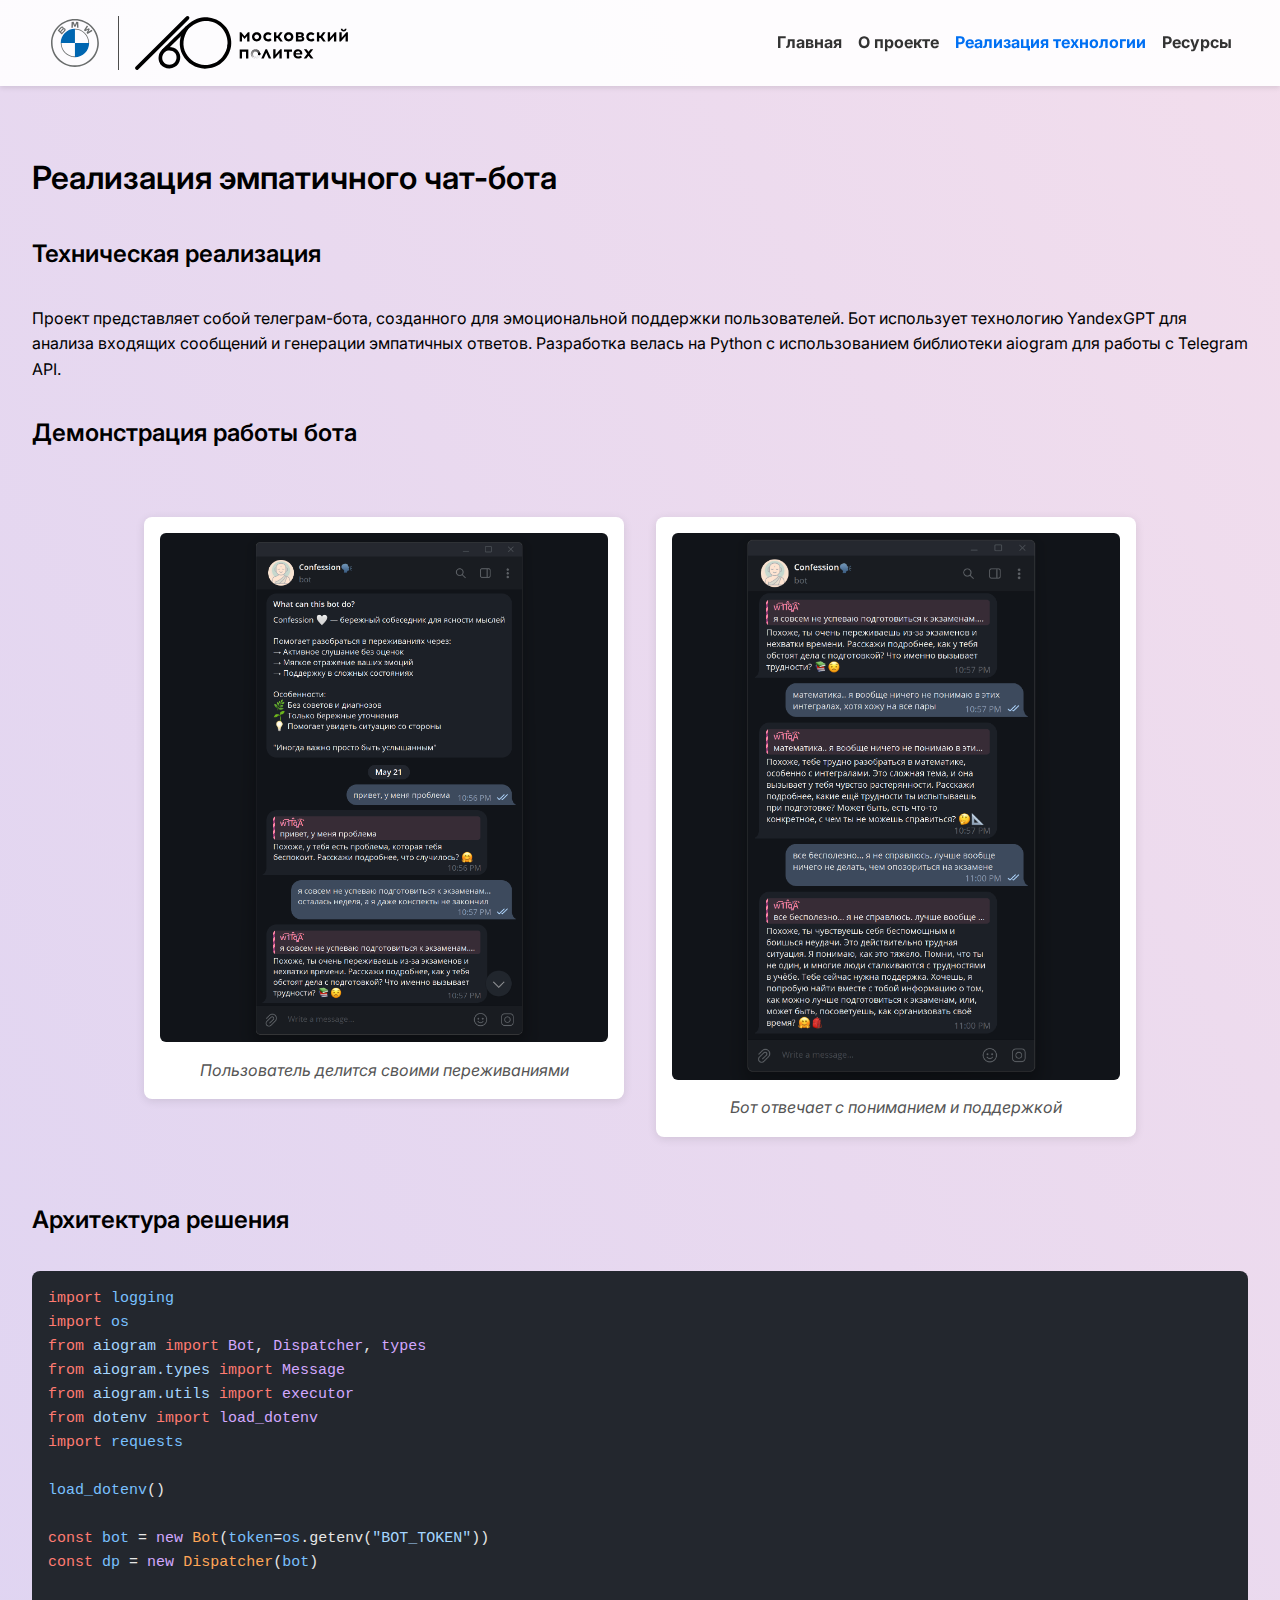
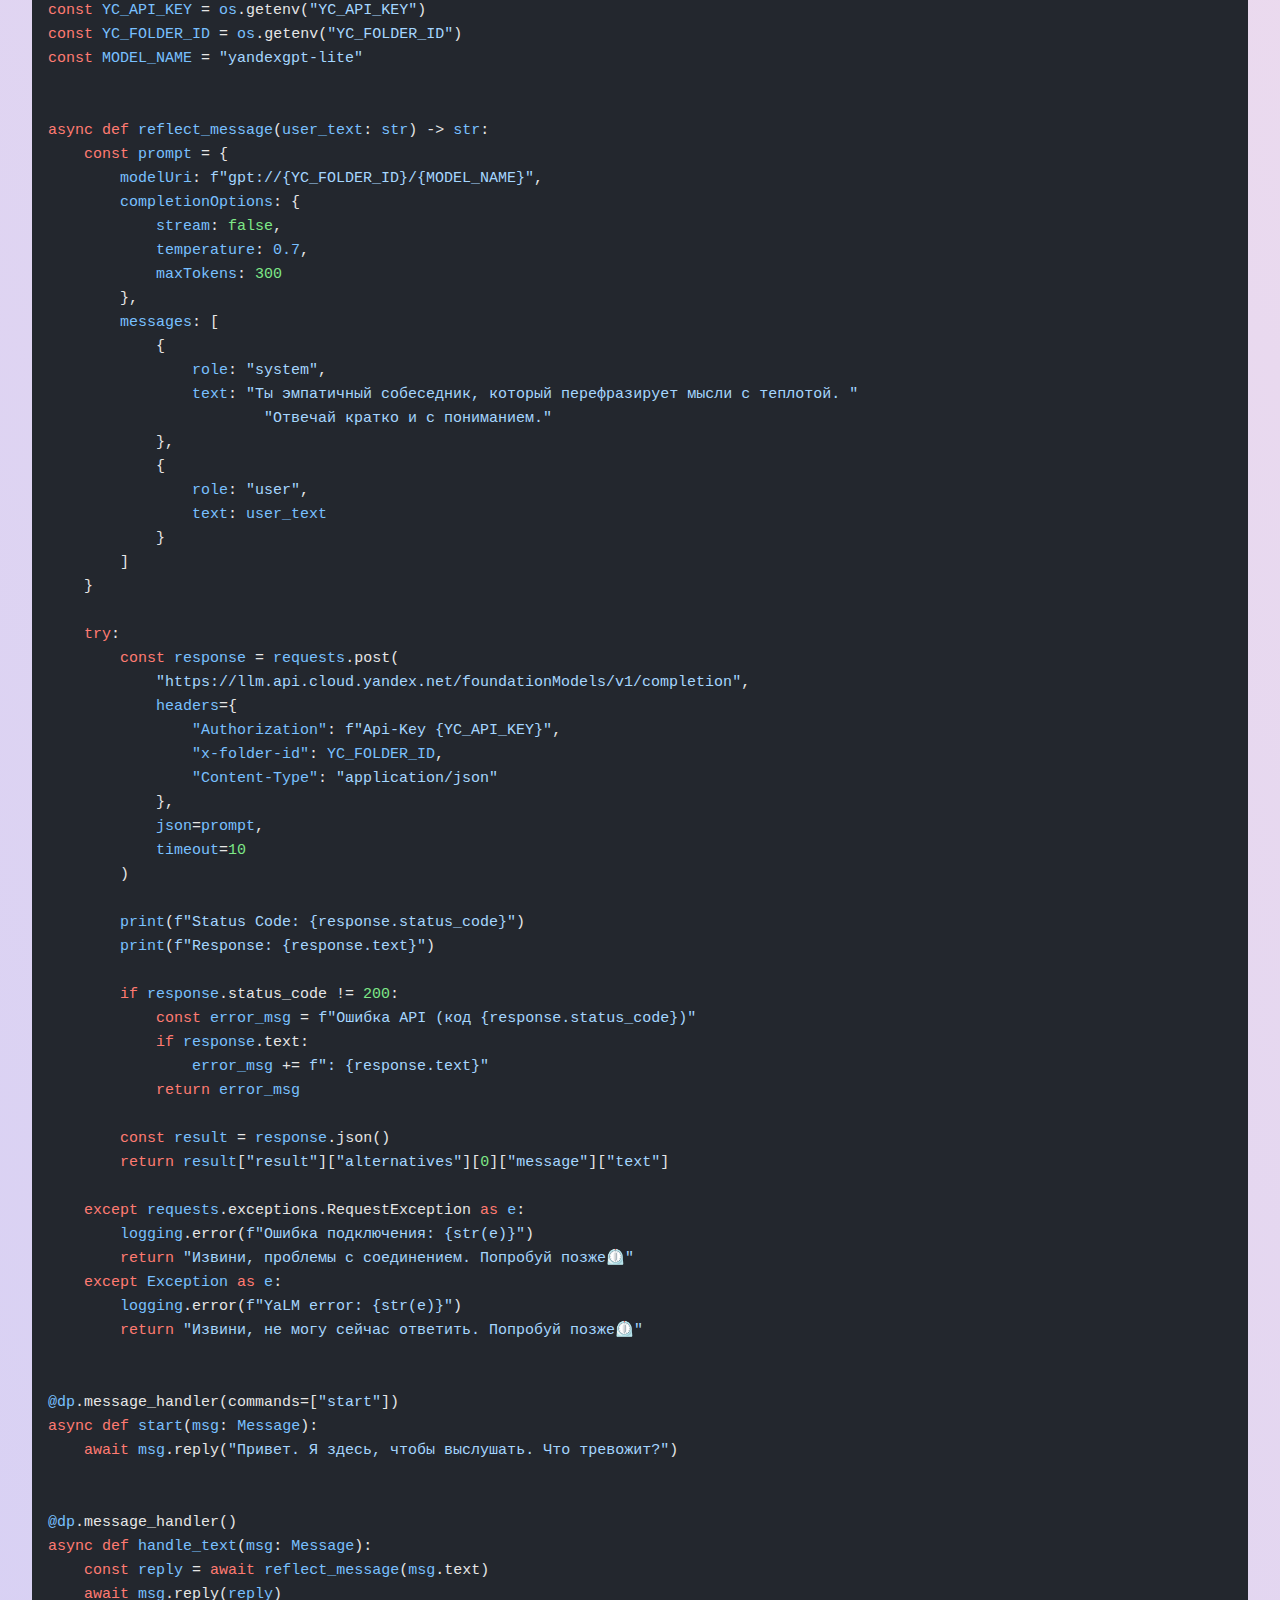
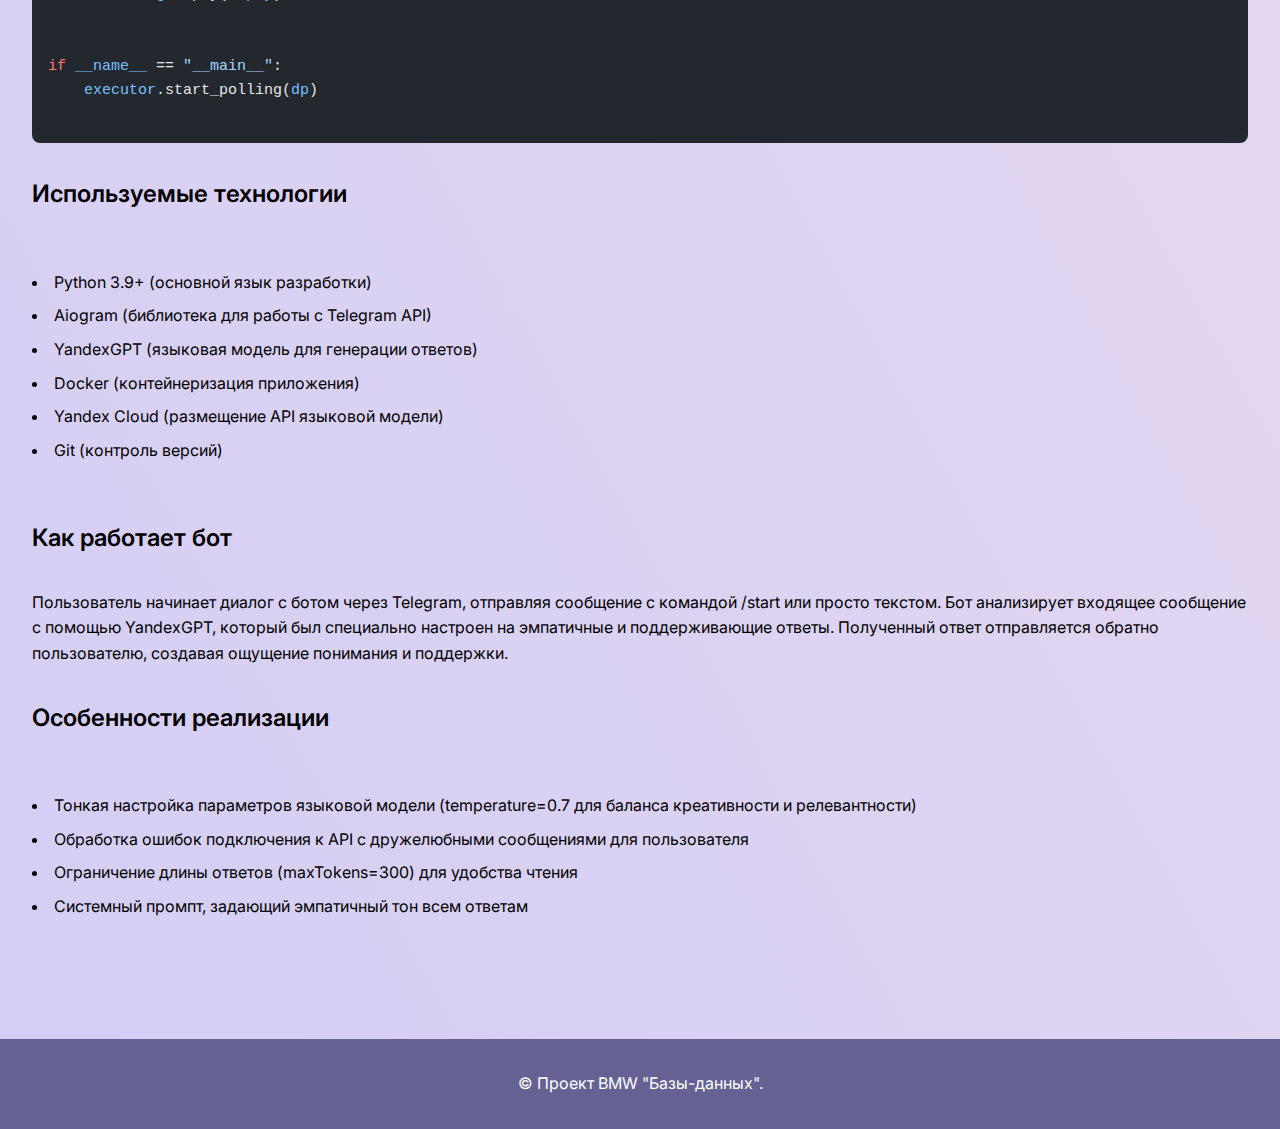
<file: site/implementation.html>
<!DOCTYPE html>
<html lang="ru">
<head>
    <meta charset="UTF-8">
    <meta name="viewport" content="width=device-width, initial-scale=1.0">
    <title>Эмпатичный чат-бот | Реализация технологии</title>
    <link rel="stylesheet" href="/site/styles/styles.css">
</head>
<body>
    <header>
        <div class="width-container flex header_main">
            <div class="logo-container">
                <a class="flex" href="https://www.bmw.com" target="_blank">
                    <img src="assets/bmw-logo.svg" alt="">
                </a>
                <a class="flex" href="https://mospolytech.ru" target="_blank">
                    <img src="assets/mospolytech-logo.svg" alt="">
                </a>
            </div>
            <nav>
                <ul>
                    <li><a href="index.html">Главная</a></li>
                    <li><a href="about.html">О проекте</a></li>
                    <li><a href="implementation.html" class="active">Реализация технологии</a></li>
                    <li><a href="resources.html">Ресурсы</a></li>
                </ul>
            </nav>
        </div>
    </header>

    <main>
        <section class="implementation-section">
            <h1>Реализация эмпатичного чат-бота</h1>
            <div class="content">
                <h2>Техническая реализация</h2>
                <p>Проект представляет собой телеграм-бота, созданного для эмоциональной поддержки пользователей. Бот использует технологию YandexGPT для анализа входящих сообщений и генерации эмпатичных ответов. Разработка велась на Python с использованием библиотеки aiogram для работы с Telegram API.</p>
                
                <h2>Демонстрация работы бота</h2>
                <div class="demo-gallery">
                    <div class="demo-item">
                        <div class="demo-item-img">
                            <img src="assets/demo1.png" alt="Пример диалога с ботом - часть 1">
                        </div>
                        <p>Пользователь делится своими переживаниями</p>
                    </div>
                    <div class="demo-item">
                        <div class="demo-item-img">
                            <img src="assets/demo2.png" alt="Пример диалога с ботом - часть 2">
                        </div>
                        <p>Бот отвечает с пониманием и поддержкой</p>
                    </div>
                </div>
                
                <h2>Архитектура решения</h2>
                <pre style="background:#23272e; color:#e6e6e6; padding:16px; border-radius:8px; overflow-x:auto; font-size:15px;">
<span style="color:#ff7b72;">import</span> <span style="color:#79c0ff;">logging</span>
<span style="color:#ff7b72;">import</span> <span style="color:#79c0ff;">os</span>
<span style="color:#ff7b72;">from</span> <span style="color:#a5d6ff;">aiogram</span> <span style="color:#ff7b72;">import</span> <span style="color:#d2a8ff;">Bot</span>, <span style="color:#d2a8ff;">Dispatcher</span>, <span style="color:#d2a8ff;">types</span>
<span style="color:#ff7b72;">from</span> <span style="color:#a5d6ff;">aiogram.types</span> <span style="color:#ff7b72;">import</span> <span style="color:#d2a8ff;">Message</span>
<span style="color:#ff7b72;">from</span> <span style="color:#a5d6ff;">aiogram.utils</span> <span style="color:#ff7b72;">import</span> <span style="color:#d2a8ff;">executor</span>
<span style="color:#ff7b72;">from</span> <span style="color:#a5d6ff;">dotenv</span> <span style="color:#ff7b72;">import</span> <span style="color:#d2a8ff;">load_dotenv</span>
<span style="color:#ff7b72;">import</span> <span style="color:#79c0ff;">requests</span>

<span style="color:#79c0ff;">load_dotenv</span>()

<span style="color:#ff7b72;">const</span> <span style="color:#79c0ff;">bot</span> <span style="color:#e6e6e6;">=</span> <span style="color:#d2a8ff;">new</span> <span style="color:#ffa657;">Bot</span>(<span style="color:#79c0ff;">token</span>=<span style="color:#79c0ff;">os</span>.getenv(<span style="color:#a5d6ff;">"BOT_TOKEN"</span>))
<span style="color:#ff7b72;">const</span> <span style="color:#79c0ff;">dp</span> <span style="color:#e6e6e6;">=</span> <span style="color:#d2a8ff;">new</span> <span style="color:#ffa657;">Dispatcher</span>(<span style="color:#79c0ff;">bot</span>)

<span style="color:#ff7b72;">const</span> <span style="color:#79c0ff;">YC_API_KEY</span> <span style="color:#e6e6e6;">=</span> <span style="color:#79c0ff;">os</span>.getenv(<span style="color:#a5d6ff;">"YC_API_KEY"</span>)
<span style="color:#ff7b72;">const</span> <span style="color:#79c0ff;">YC_FOLDER_ID</span> <span style="color:#e6e6e6;">=</span> <span style="color:#79c0ff;">os</span>.getenv(<span style="color:#a5d6ff;">"YC_FOLDER_ID"</span>)
<span style="color:#ff7b72;">const</span> <span style="color:#79c0ff;">MODEL_NAME</span> <span style="color:#e6e6e6;">=</span> <span style="color:#a5d6ff;">"yandexgpt-lite"</span>


<span style="color:#ff7b72;">async</span> <span style="color:#ff7b72;">def</span> <span style="color:#79c0ff;">reflect_message</span>(<span style="color:#79c0ff;">user_text</span>: <span style="color:#79c0ff;">str</span>) <span style="color:#e6e6e6;">-&gt;</span> <span style="color:#79c0ff;">str</span>:
    <span style="color:#ff7b72;">const</span> <span style="color:#79c0ff;">prompt</span> <span style="color:#e6e6e6;">=</span> &#123;
        <span style="color:#79c0ff;">modelUri</span>: <span style="color:#a5d6ff;">f"gpt://&#123;YC_FOLDER_ID&#125;/&#123;MODEL_NAME&#125;"</span>,
        <span style="color:#79c0ff;">completionOptions</span>: &#123;
            <span style="color:#79c0ff;">stream</span>: <span style="color:#7ee787;">false</span>,
            <span style="color:#79c0ff;">temperature</span>: <span style="color:#79c0ff;">0.7</span>,
            <span style="color:#79c0ff;">maxTokens</span>: <span style="color:#7ee787;">300</span>
        &#125;,
        <span style="color:#79c0ff;">messages</span>: [
            &#123;
                <span style="color:#79c0ff;">role</span>: <span style="color:#a5d6ff;">"system"</span>,
                <span style="color:#79c0ff;">text</span>: <span style="color:#a5d6ff;">"Ты эмпатичный собеседник, который перефразирует мысли с теплотой. "</span>
                        <span style="color:#a5d6ff;">"Отвечай кратко и с пониманием."</span>
            &#125;,
            &#123;
                <span style="color:#79c0ff;">role</span>: <span style="color:#a5d6ff;">"user"</span>,
                <span style="color:#79c0ff;">text</span>: <span style="color:#79c0ff;">user_text</span>
            &#125;
        ]
    &#125;

    <span style="color:#ff7b72;">try</span>:
        <span style="color:#ff7b72;">const</span> <span style="color:#79c0ff;">response</span> <span style="color:#e6e6e6;">=</span> <span style="color:#79c0ff;">requests</span>.post(
            <span style="color:#a5d6ff;">"https://llm.api.cloud.yandex.net/foundationModels/v1/completion"</span>,
            <span style="color:#79c0ff;">headers</span>=&#123;
                <span style="color:#79c0ff;">"Authorization"</span>: <span style="color:#a5d6ff;">f"Api-Key &#123;YC_API_KEY&#125;"</span>,
                <span style="color:#79c0ff;">"x-folder-id"</span>: <span style="color:#79c0ff;">YC_FOLDER_ID</span>,
                <span style="color:#79c0ff;">"Content-Type"</span>: <span style="color:#a5d6ff;">"application/json"</span>
            &#125;,
            <span style="color:#79c0ff;">json</span>=<span style="color:#79c0ff;">prompt</span>,
            <span style="color:#79c0ff;">timeout</span>=<span style="color:#7ee787;">10</span>
        )

        <span style="color:#79c0ff;">print</span>(<span style="color:#a5d6ff;">f"Status Code: &#123;response.status_code&#125;"</span>)
        <span style="color:#79c0ff;">print</span>(<span style="color:#a5d6ff;">f"Response: &#123;response.text&#125;"</span>)

        <span style="color:#ff7b72;">if</span> <span style="color:#79c0ff;">response</span>.status_code != <span style="color:#7ee787;">200</span>:
            <span style="color:#ff7b72;">const</span> <span style="color:#79c0ff;">error_msg</span> <span style="color:#e6e6e6;">=</span> <span style="color:#a5d6ff;">f"Ошибка API (код &#123;response.status_code&#125;)"</span>
            <span style="color:#ff7b72;">if</span> <span style="color:#79c0ff;">response</span>.text:
                <span style="color:#79c0ff;">error_msg</span> += <span style="color:#a5d6ff;">f": &#123;response.text&#125;"</span>
            <span style="color:#ff7b72;">return</span> <span style="color:#79c0ff;">error_msg</span>

        <span style="color:#ff7b72;">const</span> <span style="color:#79c0ff;">result</span> <span style="color:#e6e6e6;">=</span> <span style="color:#79c0ff;">response</span>.json()
        <span style="color:#ff7b72;">return</span> <span style="color:#79c0ff;">result</span>[<span style="color:#a5d6ff;">"result"</span>][<span style="color:#a5d6ff;">"alternatives"</span>][<span style="color:#7ee787;">0</span>][<span style="color:#a5d6ff;">"message"</span>][<span style="color:#a5d6ff;">"text"</span>]

    <span style="color:#ff7b72;">except</span> <span style="color:#79c0ff;">requests</span>.exceptions.RequestException <span style="color:#ff7b72;">as</span> <span style="color:#79c0ff;">e</span>:
        <span style="color:#79c0ff;">logging</span>.error(<span style="color:#a5d6ff;">f"Ошибка подключения: &#123;str(e)&#125;"</span>)
        <span style="color:#ff7b72;">return</span> <span style="color:#a5d6ff;">"Извини, проблемы с соединением. Попробуй позже⏲️"</span>
    <span style="color:#ff7b72;">except</span> <span style="color:#79c0ff;">Exception</span> <span style="color:#ff7b72;">as</span> <span style="color:#79c0ff;">e</span>:
        <span style="color:#79c0ff;">logging</span>.error(<span style="color:#a5d6ff;">f"YaLM error: &#123;str(e)&#125;"</span>)
        <span style="color:#ff7b72;">return</span> <span style="color:#a5d6ff;">"Извини, не могу сейчас ответить. Попробуй позже⏲️"</span>


<span style="color:#79c0ff;">@dp</span>.message_handler(commands=[<span style="color:#a5d6ff;">"start"</span>])
<span style="color:#ff7b72;">async</span> <span style="color:#ff7b72;">def</span> <span style="color:#79c0ff;">start</span>(<span style="color:#79c0ff;">msg</span>: <span style="color:#79c0ff;">Message</span>):
    <span style="color:#ff7b72;">await</span> <span style="color:#79c0ff;">msg</span>.reply(<span style="color:#a5d6ff;">"Привет. Я здесь, чтобы выслушать. Что тревожит?"</span>)


<span style="color:#79c0ff;">@dp</span>.message_handler()
<span style="color:#ff7b72;">async</span> <span style="color:#ff7b72;">def</span> <span style="color:#79c0ff;">handle_text</span>(<span style="color:#79c0ff;">msg</span>: <span style="color:#79c0ff;">Message</span>):
    <span style="color:#ff7b72;">const</span> <span style="color:#79c0ff;">reply</span> <span style="color:#e6e6e6;">=</span> <span style="color:#ff7b72;">await</span> <span style="color:#79c0ff;">reflect_message</span>(<span style="color:#79c0ff;">msg</span>.text)
    <span style="color:#ff7b72;">await</span> <span style="color:#79c0ff;">msg</span>.reply(<span style="color:#79c0ff;">reply</span>)


<span style="color:#ff7b72;">if</span> <span style="color:#79c0ff;">__name__</span> == <span style="color:#a5d6ff;">"__main__"</span>:
    <span style="color:#79c0ff;">executor</span>.start_polling(<span style="color:#79c0ff;">dp</span>)
                </pre>
        
                <h2>Используемые технологии</h2>
                <ul>
                    <li>Python 3.9+ (основной язык разработки)</li>
                    <li>Aiogram (библиотека для работы с Telegram API)</li>
                    <li>YandexGPT (языковая модель для генерации ответов)</li>
                    <li>Docker (контейнеризация приложения)</li>
                    <li>Yandex Cloud (размещение API языковой модели)</li>
                    <li>Git (контроль версий)</li>
                </ul>
        
                <h2>Как работает бот</h2>
                <p>Пользователь начинает диалог с ботом через Telegram, отправляя сообщение с командой /start или просто текстом. Бот анализирует входящее сообщение с помощью YandexGPT, который был специально настроен на эмпатичные и поддерживающие ответы. Полученный ответ отправляется обратно пользователю, создавая ощущение понимания и поддержки.</p>
                
                <h2>Особенности реализации</h2>
                <ul>
                    <li>Тонкая настройка параметров языковой модели (temperature=0.7 для баланса креативности и релевантности)</li>
                    <li>Обработка ошибок подключения к API с дружелюбными сообщениями для пользователя</li>
                    <li>Ограничение длины ответов (maxTokens=300) для удобства чтения</li>
                    <li>Системный промпт, задающий эмпатичный тон всем ответам</li>
                </ul>
            </div>
        </section> 
    </main>

    <footer>
        <p>&copy; Проект BMW "Базы-данных".</p>
    </footer>
</body>
</html>
</file>
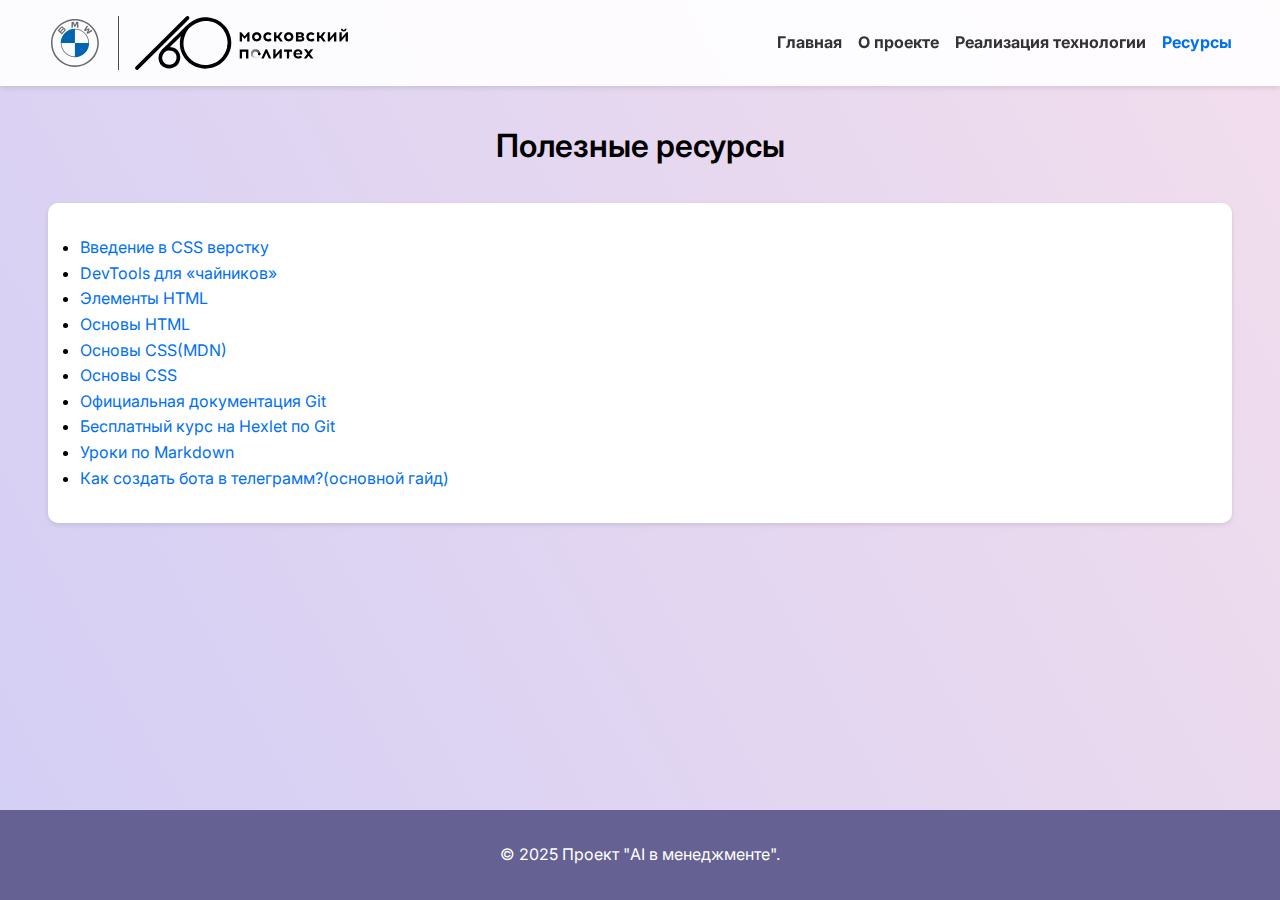
<file: site/resources.html>
<!DOCTYPE html>
<html lang="ru">
<head>
    <meta charset="UTF-8">
    <meta name="viewport" content="width=device-width, initial-scale=1.0">
    <title>AI в менеджменте | Ресурсы</title>
    <link rel="stylesheet" href="/site/styles/styles.css">
</head>
<body>
    <header>
        <div class="width-container flex header_main">
            <div class="logo-container">
                <a class="flex" href="https://www.bmw.com" target="_blank">
                    <svg xmlns="http://www.w3.org/2000/svg" width="54" height="54" fill="none">
                        <path fill="#6a6d6d" fill-rule="evenodd" clip-rule="evenodd"
                            d="M3 26.94C3 13.72 13.72 3 26.94 3c13.223 0 23.942 10.72 23.942 23.94 0 13.223-10.72 23.942-23.941 23.942C13.719 50.882 3 40.162 3 26.94Zm23.94 22.385c12.364 0 22.385-10.022 22.385-22.384S39.303 4.557 26.94 4.557 4.557 14.579 4.557 26.941s10.02 22.384 22.384 22.384Z" />
                        <path fill="#6a6d6d" fill-rule="evenodd" clip-rule="evenodd"
                            d="M26.941 13.522v-.779c7.84 0 14.198 6.357 14.198 14.198h-.779c0-7.4-6.02-13.42-13.419-13.42ZM13.523 26.94c0 7.4 6.02 13.419 13.418 13.419v.778c-7.84 0-14.197-6.357-14.197-14.197h.779Z" />
                        <path fill="#6a6d6d"
                            d="M38.543 16.783c.325.35.794.912 1.057 1.254l4.848-3.077a32.175 32.175 0 0 0-.916-1.137l-3.07 2.03-.21.18.156-.228 1.356-2.706-.959-.958-2.707 1.355-.228.157.182-.21 2.031-3.069a29.59 29.59 0 0 0-1.139-.92l-3.077 4.843c.39.3.904.74 1.232 1.04l2.897-1.503.186-.136-.137.185-1.502 2.9ZM27.543 10.645l1.324-2.968.085-.263-.024.275.14 3.965c.464.043.944.108 1.417.187l-.216-5.873a29.402 29.402 0 0 0-1.979-.153l-1.305 3.239-.046.24-.047-.24-1.303-3.239a29.4 29.4 0 0 0-1.98.153l-.215 5.873a21.04 21.04 0 0 1 1.418-.187l.14-3.965-.025-.275.085.263 1.325 2.968h1.206Z" />
                        <path fill="#6a6d6d" fill-rule="evenodd" clip-rule="evenodd"
                            d="M16.83 15.325c.765-.807 1.199-1.739.433-2.628-.417-.483-1.116-.589-1.696-.35l-.058.022.018-.05c.086-.23.141-.962-.482-1.468a1.442 1.442 0 0 0-1.072-.298c-.719.073-1.272.564-2.778 2.244a36.357 36.357 0 0 0-1.513 1.824l4.137 3.924c1.083-1.2 1.66-1.803 2.388-2.566l.623-.654Zm-5.399-.96c.834-1.02 1.719-1.944 2.12-2.31.127-.115.265-.23.432-.276.272-.074.552.118.615.397.064.28-.112.546-.308.766-.44.497-2.056 2.187-2.056 2.187l-.803-.764Zm3.708-.659c-.514.532-2.088 2.196-2.088 2.196l.84.795 2.085-2.232c.16-.173.355-.4.407-.638a.49.49 0 0 0-.21-.518c-.178-.118-.377-.1-.558-.011-.141.069-.272.197-.476.408Z" />
                        <path fill="#0066B1"
                            d="M26.941 12.743v14.198H12.744c0-7.846 6.351-14.197 14.197-14.197ZM41.139 26.94c0 7.847-6.352 14.198-14.198 14.198V26.941H41.14Z" />
                    </svg>
                </a>
                <a class="flex" href="https://mospolytech.ru" target="_blank">
                    <svg xmlns="http://www.w3.org/2000/svg" version="1.2" viewBox="0 0 580 147" height="54">
                        <path
                            d="m5.2 146.8c-1.3 0-2.6-0.5-3.5-1.5-1.9-2-1.9-5.1 0-7.1l137.8-136.7c2-1.9 5.1-1.9 7.1 0 1.9 2 1.9 5.1 0 7.1l-137.9 136.8c-0.9 0.9-2.2 1.4-3.5 1.4z" />
                        <path
                            d="m190.2 143.3c-24.7 0-48.4-14.5-60.3-36.9-12.6-23.7-10.1-51.6 6.9-76.6 1.5-2.3 4.7-2.9 6.9-1.3 2.3 1.5 2.9 4.7 1.3 6.9-14.8 21.8-17.1 46-6.3 66.3 10.2 19.2 30.3 31.6 51.3 31.6 19.9-0.3 35.8-7.5 47.4-21.2 8.9-10.5 13.5-23.5 14.1-31.7 0.2-2.8 2.6-4.8 5.3-4.6 2.8 0.2 4.8 2.6 4.6 5.3-0.6 9.1-5.3 24.3-16.4 37.4-9.1 11.1-26.2 24.3-54.8 24.8z" />
                        <path d="m305.4 69.3v-14.7l-7 8-7-8v14.7h-6.3v-24.9h4.1l9.2 10.7 9.2-10.7h4.1v24.9z" />
                        <path
                            d="m344.2 56.8c0 7.1-5.7 12.8-12.8 12.8-7.1 0-12.8-5.7-12.8-12.8 0-7.1 5.7-12.8 12.8-12.8 7 0 12.8 5.7 12.8 12.8zm-19.2 0c0 4.1 3.1 6.6 6.4 6.6 3.3 0 6.4-2.5 6.4-6.6 0-4.1-3.1-6.7-6.4-6.7-3.4 0-6.4 2.6-6.4 6.7z" />
                        <path
                            d="m372 48.6l-3.8 4.1c-2-1.9-3.8-2.5-6-2.5-3.3 0-6.4 2.5-6.4 6.6 0 4.1 3.1 6.6 6.4 6.6 2.2 0 4-0.6 6-2.5l3.8 4.1c-2.3 2.8-5.9 4.6-9.8 4.6-7.1 0-12.8-5.7-12.8-12.8 0-7.1 5.7-12.8 12.8-12.8 3.9 0 7.5 1.8 9.8 4.6z" />
                        <path
                            d="m384.8 69.3h-6.3v-24.9h6.3v9.1h3.7l6.6-9.1h7l-8.7 12.2 9.1 12.8h-7.1l-7-9.7h-3.7v9.6z" />
                        <path
                            d="m431.3 56.8c0 7.1-5.7 12.8-12.8 12.8-7.1 0-12.8-5.7-12.8-12.8 0-7.1 5.7-12.8 12.8-12.8 7.1 0 12.8 5.7 12.8 12.8zm-19.2 0c0 4.1 3.1 6.6 6.4 6.6 3.3 0 6.4-2.5 6.4-6.6 0-4.1-3.1-6.7-6.4-6.7-3.3 0-6.4 2.6-6.4 6.7z" />
                        <path
                            d="m451.3 44.3c5.9 0 8.6 2.5 8.6 6.8 0 2.3-0.9 4.3-3.4 5.1 3 0.7 4.5 2.8 4.5 5.6 0 5.3-2.9 7.4-9.7 7.4h-13.1v-24.9zm-6.7 9.9h6.4c1.8-0.1 2.6-0.9 2.6-2.2 0-1.3-0.8-2.2-2.7-2.2h-6.3zm6.9 9.7c2.4 0 3.2-1.1 3.2-2.6 0-1.4-0.8-2.5-3.1-2.5h-7v5.1z" />
                        <path
                            d="m488.9 48.6l-3.8 4.1c-2-1.9-3.8-2.5-6-2.5-3.3 0-6.4 2.5-6.4 6.6 0 4.1 3.1 6.6 6.4 6.6 2.2 0 4-0.6 6-2.5l3.8 4.1c-2.3 2.8-5.9 4.6-9.8 4.6-7.1 0-12.8-5.7-12.8-12.8 0-7.1 5.7-12.8 12.8-12.8 3.9 0 7.4 1.8 9.8 4.6z" />
                        <path
                            d="m501.7 69.3h-6.3v-24.9h6.3v9.1h3.7l6.6-9.1h7l-8.7 12.2 9.1 12.8h-7.1l-7-9.7h-3.7v9.6z" />
                        <path d="m541.8 69.3v-14.7l-12.8 14.7h-4.1v-24.9h6.3v14.6l12.8-14.7h4.1v24.9h-6.3z" />
                        <path
                            d="m573.4 69.3v-14.7l-12.8 14.7h-4.1v-24.9h6.3v14.6l12.8-14.7h4.1v24.9h-6.3zm-13-34.7h4.4c0 1.8 1.5 3.2 3.4 3.2 1.9 0 3.5-1.4 3.5-3.2h4.3c0 4.4-3.5 7.6-7.8 7.6-4.4 0-7.8-3.2-7.8-7.6z" />
                        <path d="m302.3 115.7v-18.7h-10.9v18.8h-6.3v-24.9h23.5v24.9h-6.3z" />
                        <path fill-rule="evenodd" d="m335.8 103.5z" />
                        <path
                            d="m335.6 105.5c0.1 0 0.1 0 0.1-0.1 0-0.1 0-0.1-0.1-0.1-0.1 0-0.1 0-0.1 0.1-0.1 0.1 0 0.1 0.1 0.1z" />
                        <path
                            d="m334.8 107.4c0.1 0 0.2-0.1 0.2-0.2 0-0.1-0.1-0.2-0.2-0.2-0.1 0-0.2 0.1-0.2 0.2 0 0.1 0.1 0.2 0.2 0.2z" />
                        <path fill-rule="evenodd"
                            d="m333.7 109c-0.2 0-0.3-0.1-0.3-0.3 0-0.2 0.1-0.3 0.3-0.3 0.2 0 0.3 0.1 0.3 0.3 0 0.2-0.1 0.3-0.3 0.3z" />
                        <path d="m332.3 110.3q0.3 0 0.3-0.3 0-0.3-0.3-0.3-0.3 0-0.3 0.3c-0.1 0.1 0.1 0.3 0.3 0.3z" />
                        <path d="m330.6 111.1q0.3 0 0.3-0.3 0-0.3-0.3-0.3-0.3 0-0.3 0.3c-0.1 0.1 0.1 0.3 0.3 0.3z" />
                        <path d="m328.7 111.5q0.3 0 0.3-0.3 0-0.3-0.3-0.3-0.3 0-0.3 0.3c-0.1 0.1 0.1 0.3 0.3 0.3z" />
                        <path
                            d="m326.8 111.3c0.2 0 0.3-0.2 0.3-0.4 0-0.2-0.1-0.4-0.3-0.4-0.2 0-0.4 0.2-0.4 0.4 0 0.2 0.2 0.4 0.4 0.4z" />
                        <path
                            d="m325 110.8c0.2 0 0.4-0.2 0.4-0.4 0-0.2-0.2-0.4-0.4-0.4-0.2 0-0.4 0.2-0.4 0.4 0 0.2 0.1 0.4 0.4 0.4z" />
                        <path
                            d="m323.4 109.8c0.2 0 0.4-0.2 0.4-0.4 0-0.2-0.2-0.4-0.4-0.4-0.2 0-0.4 0.2-0.4 0.4 0 0.2 0.1 0.4 0.4 0.4z" />
                        <path
                            d="m322.1 108.5c0.3 0 0.5-0.2 0.5-0.5 0-0.3-0.2-0.5-0.5-0.5-0.3 0-0.5 0.2-0.5 0.5 0 0.3 0.2 0.5 0.5 0.5z" />
                        <path
                            d="m321.1 106.9c0.3 0 0.6-0.2 0.6-0.6 0-0.3-0.2-0.6-0.6-0.6-0.3 0-0.6 0.2-0.6 0.6 0.1 0.3 0.3 0.6 0.6 0.6z" />
                        <path
                            d="m320.7 105.1c0.3 0 0.6-0.3 0.6-0.6 0-0.3-0.3-0.6-0.6-0.6-0.3 0-0.6 0.3-0.6 0.6-0.1 0.3 0.2 0.6 0.6 0.6z" />
                        <path
                            d="m320.7 103.2c0.4 0 0.6-0.3 0.6-0.6 0-0.4-0.3-0.6-0.6-0.6-0.4 0-0.6 0.3-0.6 0.6 0 0.3 0.2 0.6 0.6 0.6z" />
                        <path fill-rule="evenodd"
                            d="m321.1 101.4c-0.4 0-0.7-0.3-0.7-0.7 0-0.4 0.3-0.7 0.7-0.7 0.4 0 0.7 0.3 0.7 0.7 0 0.4-0.3 0.7-0.7 0.7z" />
                        <path
                            d="m322.1 99.7c0.4 0 0.7-0.3 0.7-0.7 0-0.4-0.3-0.7-0.7-0.7-0.4 0-0.7 0.3-0.7 0.7-0.1 0.4 0.3 0.7 0.7 0.7z" />
                        <path
                            d="m323.4 98.4c0.4 0 0.8-0.3 0.8-0.8 0-0.5-0.3-0.8-0.8-0.8-0.4 0-0.8 0.3-0.8 0.8 0 0.5 0.3 0.8 0.8 0.8z" />
                        <path
                            d="m325 97.4c0.4 0 0.8-0.4 0.8-0.8 0-0.4-0.4-0.8-0.8-0.8-0.4 0-0.8 0.4-0.8 0.8 0 0.5 0.3 0.8 0.8 0.8z" />
                        <path
                            d="m326.8 96.9c0.5 0 0.8-0.4 0.8-0.8 0-0.5-0.4-0.8-0.8-0.8-0.5 0-0.8 0.4-0.8 0.8-0.1 0.4 0.3 0.8 0.8 0.8z" />
                        <path
                            d="m328.7 96.7c0.5 0 0.8-0.4 0.8-0.8 0-0.5-0.4-0.8-0.8-0.8-0.5 0-0.8 0.4-0.8 0.8-0.1 0.5 0.3 0.8 0.8 0.8z" />
                        <path
                            d="m330.6 97.1c0.5 0 0.9-0.4 0.9-0.9 0-0.5-0.4-0.8-0.9-0.8-0.5 0-0.9 0.4-0.9 0.9 0 0.4 0.4 0.8 0.9 0.8z" />
                        <path
                            d="m332.3 97.9c0.5 0 0.9-0.4 0.9-0.9 0-0.5-0.4-0.9-0.9-0.9-0.5 0-0.9 0.4-0.9 0.9 0 0.6 0.4 0.9 0.9 0.9z" />
                        <path
                            d="m333.7 99.2c0.5 0 0.9-0.4 0.9-0.9 0-0.5-0.4-0.9-0.9-0.9-0.5 0-0.9 0.4-0.9 0.9 0.1 0.5 0.4 0.9 0.9 0.9z" />
                        <path
                            d="m334.8 100.7c0.5 0 0.9-0.4 0.9-0.9 0-0.5-0.4-0.9-0.9-0.9-0.5 0-0.9 0.4-0.9 0.9 0 0.5 0.5 0.9 0.9 0.9z" />
                        <path fill-rule="evenodd"
                            d="m335.5 102.5c-0.5 0-0.9-0.4-0.9-0.9 0-0.5 0.4-0.9 0.9-0.9 0.5 0 0.9 0.4 0.9 0.9 0 0.5-0.4 0.9-0.9 0.9z" />
                        <path fill-rule="evenodd" d="m337.3 103.5z" />
                        <path d="m337.1 105.5q0.1 0 0 0c0.1-0.1 0-0.2 0-0.2 0 0-0.1 0.1 0 0.2q-0.2 0 0 0z" />
                        <path
                            d="m336.5 107.4c0.1 0 0.2-0.1 0.2-0.2 0-0.1-0.1-0.2-0.2-0.2-0.1 0-0.2 0.1-0.2 0.2 0.1 0.1 0.1 0.2 0.2 0.2z" />
                        <path fill-rule="evenodd"
                            d="m335.6 109.1c-0.1 0-0.2-0.1-0.2-0.2 0-0.1 0.1-0.2 0.2-0.2 0.1 0 0.2 0.1 0.2 0.2 0 0.1-0.1 0.2-0.2 0.2z" />
                        <path fill-rule="evenodd"
                            d="m334.3 110.6c-0.2 0-0.3-0.1-0.3-0.3 0-0.2 0.1-0.3 0.3-0.3 0.2 0 0.3 0.1 0.3 0.3 0 0.2-0.1 0.3-0.3 0.3z" />
                        <path d="m332.7 111.7q0.3 0 0.3-0.3 0-0.3-0.3-0.3-0.3 0-0.3 0.3 0.1 0.3 0.3 0.3z" />
                        <path d="m331 112.5q0.3 0 0.3-0.3 0-0.3-0.3-0.3-0.3 0-0.3 0.3 0 0.3 0.3 0.3z" />
                        <path d="m329.1 112.9q0.3 0 0.3-0.3 0-0.3-0.3-0.3-0.3 0-0.3 0.3 0 0.3 0.3 0.3z" />
                        <path
                            d="m327.2 112.9c0.2 0 0.3-0.2 0.3-0.4 0-0.2-0.1-0.4-0.3-0.4-0.2 0-0.4 0.2-0.4 0.4 0.1 0.3 0.2 0.4 0.4 0.4z" />
                        <path
                            d="m325.4 112.6c0.2 0 0.4-0.2 0.4-0.4 0-0.2-0.2-0.4-0.4-0.4-0.2 0-0.4 0.2-0.4 0.4 0 0.2 0.2 0.4 0.4 0.4z" />
                        <path
                            d="m323.6 111.8c0.2 0 0.4-0.2 0.4-0.4 0-0.2-0.2-0.4-0.4-0.4-0.2 0-0.4 0.2-0.4 0.4 0 0.2 0.2 0.4 0.4 0.4z" />
                        <path fill-rule="evenodd"
                            d="m322.1 110.8c-0.3 0-0.5-0.2-0.5-0.5 0-0.3 0.2-0.5 0.5-0.5 0.3 0 0.5 0.2 0.5 0.5 0 0.3-0.2 0.5-0.5 0.5z" />
                        <path
                            d="m320.8 109.4c0.3 0 0.5-0.2 0.5-0.5 0-0.3-0.2-0.5-0.5-0.5-0.3 0-0.5 0.2-0.5 0.5 0 0.3 0.3 0.5 0.5 0.5z" />
                        <path
                            d="m319.9 107.8c0.3 0 0.6-0.3 0.6-0.6 0-0.3-0.3-0.6-0.6-0.6-0.3 0-0.6 0.3-0.6 0.6 0 0.3 0.2 0.6 0.6 0.6z" />
                        <path
                            d="m319.3 106c0.3 0 0.6-0.3 0.6-0.6 0-0.3-0.3-0.6-0.6-0.6-0.3 0-0.6 0.3-0.6 0.6 0 0.3 0.2 0.6 0.6 0.6z" />
                        <path
                            d="m319.1 104.1c0.3 0 0.6-0.3 0.6-0.6 0-0.3-0.3-0.6-0.6-0.6-0.3 0-0.6 0.3-0.6 0.6 0 0.3 0.2 0.6 0.6 0.6z" />
                        <path
                            d="m319.3 102.2c0.3 0 0.6-0.3 0.6-0.6 0-0.3-0.3-0.6-0.6-0.6-0.3 0-0.6 0.3-0.6 0.6-0.1 0.4 0.2 0.6 0.6 0.6z" />
                        <path
                            d="m319.9 100.5c0.4 0 0.7-0.3 0.7-0.7 0-0.4-0.3-0.7-0.7-0.7-0.4 0-0.7 0.3-0.7 0.7 0 0.4 0.3 0.7 0.7 0.7z" />
                        <path
                            d="m320.8 98.9c0.4 0 0.7-0.3 0.7-0.7 0-0.4-0.3-0.7-0.7-0.7-0.4 0-0.7 0.3-0.7 0.7 0 0.3 0.3 0.7 0.7 0.7z" />
                        <path
                            d="m322.1 97.5c0.4 0 0.8-0.3 0.8-0.8 0-0.4-0.3-0.8-0.8-0.8-0.4 0-0.8 0.3-0.8 0.8 0 0.4 0.4 0.8 0.8 0.8z" />
                        <path
                            d="m323.6 96.4c0.4 0 0.8-0.3 0.8-0.8 0-0.4-0.3-0.8-0.8-0.8-0.4 0-0.8 0.3-0.8 0.8 0 0.4 0.4 0.8 0.8 0.8z" />
                        <path
                            d="m325.4 95.6c0.5 0 0.8-0.4 0.8-0.8 0-0.5-0.4-0.8-0.8-0.8-0.5 0-0.8 0.4-0.8 0.8 0 0.5 0.3 0.8 0.8 0.8z" />
                        <path
                            d="m327.2 95.3c0.5 0 0.8-0.4 0.8-0.8 0-0.5-0.4-0.8-0.8-0.8-0.5 0-0.8 0.4-0.8 0.8 0 0.4 0.4 0.8 0.8 0.8z" />
                        <path
                            d="m329.1 95.3c0.5 0 0.8-0.4 0.8-0.8 0-0.5-0.4-0.8-0.8-0.8-0.5 0-0.8 0.4-0.8 0.8 0 0.4 0.4 0.8 0.8 0.8z" />
                        <path
                            d="m331 95.7c0.5 0 0.9-0.4 0.9-0.9 0-0.5-0.4-0.9-0.9-0.9-0.5 0-0.9 0.4-0.9 0.9 0.1 0.5 0.5 0.9 0.9 0.9z" />
                        <path
                            d="m332.7 96.4c0.5 0 0.9-0.4 0.9-0.9 0-0.5-0.4-0.9-0.9-0.9-0.5 0-0.9 0.4-0.9 0.9 0.1 0.5 0.5 0.9 0.9 0.9z" />
                        <path
                            d="m334.3 97.6c0.5 0 0.9-0.4 0.9-0.9 0-0.5-0.4-0.9-0.9-0.9-0.5 0-0.9 0.4-0.9 0.9 0 0.5 0.4 0.9 0.9 0.9z" />
                        <path
                            d="m335.6 99c0.5 0 0.9-0.4 0.9-0.9 0-0.5-0.4-0.9-0.9-0.9-0.5 0-0.9 0.4-0.9 0.9 0 0.5 0.4 0.9 0.9 0.9z" />
                        <path
                            d="m336.5 100.7c0.5 0 0.9-0.4 0.9-0.9 0-0.5-0.4-0.9-0.9-0.9-0.5 0-0.9 0.4-0.9 0.9 0 0.5 0.4 0.9 0.9 0.9z" />
                        <path
                            d="m337.1 102.5c0.5 0 0.9-0.4 0.9-0.9 0-0.5-0.4-0.9-0.9-0.9-0.5 0-0.9 0.4-0.9 0.9 0 0.5 0.4 0.9 0.9 0.9z" />
                        <path d="m338.8 103.5c0 0 0.1 0 0 0 0.1 0 0-0.1 0 0 0-0.1 0 0 0 0z" />
                        <path d="m338.6 105.5q0.1 0 0 0c0.1-0.1 0-0.2 0-0.2 0 0 0 0.1 0 0.2z" />
                        <path
                            d="m338.2 107.4c0.1 0 0.1-0.1 0.1-0.1 0-0.1-0.1-0.1-0.1-0.1l-0.1 0.1c-0.1 0 0 0.1 0.1 0.1z" />
                        <path
                            d="m337.3 109.2c0.1 0 0.2-0.1 0.2-0.2 0-0.1-0.1-0.2-0.2-0.2-0.1 0-0.2 0.1-0.2 0.2 0 0.1 0.1 0.2 0.2 0.2z" />
                        <path
                            d="m336.2 110.8c0.1 0 0.2-0.1 0.2-0.2 0-0.1-0.1-0.2-0.2-0.2-0.1 0-0.2 0.1-0.2 0.2 0 0 0.1 0.2 0.2 0.2z" />
                        <path d="m334.8 112.1q0.3 0 0.3-0.3 0-0.3-0.3-0.3-0.3 0-0.3 0.3 0 0.3 0.3 0.3z" />
                        <path d="m333.2 113.2q0.3 0 0.3-0.3 0-0.3-0.3-0.3-0.3 0-0.3 0.3 0 0.3 0.3 0.3z" />
                        <path d="m331.5 114q0.3 0 0.3-0.3 0-0.3-0.3-0.3-0.3 0-0.3 0.3c-0.1 0.1 0.1 0.3 0.3 0.3z" />
                        <path d="m329.6 114.4q0.3 0 0.3-0.3 0-0.3-0.3-0.3-0.3 0-0.3 0.3 0 0.3 0.3 0.3z" />
                        <path
                            d="m327.7 114.5c0.2 0 0.4-0.2 0.4-0.4 0-0.2-0.1-0.4-0.4-0.4-0.2 0-0.4 0.2-0.4 0.4 0.1 0.2 0.2 0.4 0.4 0.4z" />
                        <path
                            d="m325.8 114.3c0.2 0 0.4-0.2 0.4-0.4 0-0.2-0.2-0.4-0.4-0.4-0.2 0-0.4 0.2-0.4 0.4 0 0.2 0.2 0.4 0.4 0.4z" />
                        <path
                            d="m324 113.7c0.2 0 0.4-0.2 0.4-0.4 0-0.2-0.2-0.4-0.4-0.4-0.2 0-0.4 0.2-0.4 0.4 0 0.2 0.2 0.4 0.4 0.4z" />
                        <path
                            d="m322.4 112.8c0.2 0 0.4-0.2 0.4-0.4 0-0.2-0.2-0.4-0.4-0.4-0.2 0-0.4 0.2-0.4 0.4-0.1 0.2 0.1 0.4 0.4 0.4z" />
                        <path
                            d="m320.8 111.7c0.3 0 0.5-0.2 0.5-0.5 0-0.3-0.2-0.5-0.5-0.5-0.3 0-0.5 0.2-0.5 0.5 0.1 0.3 0.3 0.5 0.5 0.5z" />
                        <path
                            d="m319.6 110.3c0.3 0 0.5-0.2 0.5-0.5 0-0.3-0.2-0.5-0.5-0.5-0.3 0-0.5 0.2-0.5 0.5 0 0.3 0.2 0.5 0.5 0.5z" />
                        <path
                            d="m318.6 108.7c0.3 0 0.6-0.2 0.6-0.6 0-0.3-0.2-0.6-0.6-0.6-0.3 0-0.6 0.2-0.6 0.6 0.1 0.3 0.3 0.6 0.6 0.6z" />
                        <path
                            d="m318 107c0.3 0 0.6-0.3 0.6-0.6 0-0.3-0.3-0.6-0.6-0.6-0.3 0-0.6 0.3-0.6 0.6 0 0.3 0.2 0.6 0.6 0.6z" />
                        <path
                            d="m317.6 105.1c0.3 0 0.6-0.3 0.6-0.6 0-0.3-0.3-0.6-0.6-0.6-0.3 0-0.6 0.3-0.6 0.6 0 0.3 0.3 0.6 0.6 0.6z" />
                        <path
                            d="m317.6 103.2c0.4 0 0.6-0.3 0.6-0.6 0-0.4-0.3-0.6-0.6-0.6-0.4 0-0.6 0.3-0.6 0.6 0 0.3 0.3 0.6 0.6 0.6z" />
                        <path fill-rule="evenodd"
                            d="m318 101.4c-0.4 0-0.7-0.3-0.7-0.7 0-0.4 0.3-0.7 0.7-0.7 0.4 0 0.7 0.3 0.7 0.7 0 0.4-0.3 0.7-0.7 0.7z" />
                        <path
                            d="m318.6 99.6c0.4 0 0.7-0.3 0.7-0.7 0-0.4-0.3-0.7-0.7-0.7-0.4 0-0.7 0.3-0.7 0.7 0 0.4 0.4 0.7 0.7 0.7z" />
                        <path fill-rule="evenodd"
                            d="m319.6 97.9c-0.4 0-0.7-0.3-0.7-0.7 0-0.4 0.3-0.7 0.7-0.7 0.4 0 0.7 0.3 0.7 0.7 0 0.4-0.3 0.7-0.7 0.7z" />
                        <path
                            d="m320.8 96.5c0.4 0 0.7-0.3 0.7-0.7 0-0.4-0.3-0.7-0.7-0.7-0.4 0-0.7 0.3-0.7 0.7 0 0.4 0.4 0.7 0.7 0.7z" />
                        <path
                            d="m322.4 95.4c0.4 0 0.8-0.3 0.8-0.8 0-0.4-0.3-0.8-0.8-0.8-0.4 0-0.8 0.3-0.8 0.8 0 0.5 0.3 0.8 0.8 0.8z" />
                        <path
                            d="m324 94.5c0.4 0 0.8-0.4 0.8-0.8 0-0.4-0.4-0.8-0.8-0.8-0.4 0-0.8 0.4-0.8 0.8 0 0.4 0.4 0.8 0.8 0.8z" />
                        <path
                            d="m325.8 93.9c0.5 0 0.8-0.4 0.8-0.8 0-0.5-0.4-0.8-0.8-0.8-0.5 0-0.8 0.4-0.8 0.8 0 0.5 0.4 0.8 0.8 0.8z" />
                        <path
                            d="m327.7 93.7c0.5 0 0.8-0.4 0.8-0.8 0-0.5-0.4-0.8-0.8-0.8-0.5 0-0.8 0.4-0.8 0.8 0 0.4 0.4 0.8 0.8 0.8z" />
                        <path
                            d="m329.6 93.8c0.5 0 0.8-0.4 0.8-0.9 0-0.5-0.4-0.9-0.8-0.9-0.5 0-0.8 0.4-0.8 0.9 0 0.5 0.3 0.9 0.8 0.9z" />
                        <path
                            d="m331.5 94.2c0.5 0 0.9-0.4 0.9-0.9 0-0.5-0.4-0.9-0.9-0.9-0.5 0-0.9 0.4-0.9 0.9 0 0.5 0.4 0.9 0.9 0.9z" />
                        <path
                            d="m333.2 95c0.5 0 0.9-0.4 0.9-0.9 0-0.5-0.4-0.9-0.9-0.9-0.5 0-0.9 0.4-0.9 0.9 0.1 0.5 0.5 0.9 0.9 0.9z" />
                        <path
                            d="m334.8 96c0.5 0 0.9-0.4 0.9-0.9 0-0.5-0.4-0.9-0.9-0.9-0.5 0-0.9 0.4-0.9 0.9 0.1 0.5 0.5 0.9 0.9 0.9z" />
                        <path
                            d="m336.2 97.4c0.5 0 0.9-0.4 0.9-0.9 0-0.5-0.4-0.9-0.9-0.9-0.5 0-0.9 0.4-0.9 0.9 0 0.5 0.4 0.9 0.9 0.9z" />
                        <path
                            d="m337.3 98.9c0.5 0 0.9-0.4 0.9-0.9 0-0.5-0.4-0.9-0.9-0.9-0.5 0-0.9 0.4-0.9 0.9 0 0.5 0.4 0.9 0.9 0.9z" />
                        <path
                            d="m338.2 100.7c0.5 0 0.9-0.4 0.9-0.9 0-0.5-0.4-0.9-0.9-0.9-0.5 0-0.9 0.4-0.9 0.9-0.1 0.4 0.3 0.9 0.9 0.9z" />
                        <path fill-rule="evenodd"
                            d="m338.6 102.5c-0.5 0-0.9-0.4-0.9-0.9 0-0.5 0.4-0.9 0.9-0.9 0.5 0 0.9 0.4 0.9 0.9 0 0.5-0.4 0.9-0.9 0.9z" />
                        <path fill-rule="evenodd" d="m340.2 105.4z" />
                        <path
                            d="m339.8 107.4c0.1 0 0.1-0.1 0.1-0.1 0-0.1-0.1-0.1-0.1-0.1l-0.1 0.1c-0.1 0.1 0 0.1 0.1 0.1z" />
                        <path d="m339 109.2c0.1 0 0.1-0.1 0.1-0.1l-0.1-0.1-0.1 0.1c0 0 0 0.1 0.1 0.1z" />
                        <path
                            d="m338 110.9c0.1 0 0.2-0.1 0.2-0.2 0-0.1-0.1-0.2-0.2-0.2-0.1 0-0.2 0.1-0.2 0.2 0 0.1 0.1 0.2 0.2 0.2z" />
                        <path
                            d="m336.8 112.4c0.1 0 0.3-0.1 0.3-0.3 0-0.1-0.1-0.3-0.3-0.3q-0.3 0-0.3 0.3 0 0.3 0.3 0.3z" />
                        <path d="m335.3 113.6q0.3 0 0.3-0.3 0-0.3-0.3-0.3-0.3 0-0.3 0.3c0 0.2 0.2 0.3 0.3 0.3z" />
                        <path d="m333.7 114.7q0.3 0 0.3-0.3 0-0.3-0.3-0.3-0.3 0-0.3 0.3c0 0.1 0.1 0.3 0.3 0.3z" />
                        <path d="m332 115.4q0.3 0 0.3-0.3 0-0.3-0.3-0.3-0.3 0-0.3 0.3c-0.1 0.2 0.1 0.3 0.3 0.3z" />
                        <path d="m330.1 115.9q0.3 0 0.3-0.3 0-0.3-0.3-0.3-0.3 0-0.3 0.3 0 0.3 0.3 0.3z" />
                        <path d="m328.2 116q0.3 0 0.3-0.3 0-0.3-0.3-0.3-0.3 0-0.3 0.3c-0.1 0.2 0.1 0.3 0.3 0.3z" />
                        <path
                            d="m326.3 115.9c0.2 0 0.3-0.2 0.3-0.4 0-0.2-0.1-0.4-0.3-0.4-0.2 0-0.4 0.2-0.4 0.4 0 0.2 0.2 0.4 0.4 0.4z" />
                        <path
                            d="m324.5 115.5c0.2 0 0.4-0.2 0.4-0.4 0-0.2-0.2-0.4-0.4-0.4-0.2 0-0.4 0.2-0.4 0.4 0 0.2 0.1 0.4 0.4 0.4z" />
                        <path
                            d="m322.7 114.8c0.2 0 0.4-0.2 0.4-0.4 0-0.2-0.2-0.4-0.4-0.4-0.2 0-0.4 0.2-0.4 0.4 0 0.2 0.2 0.4 0.4 0.4z" />
                        <path
                            d="m321.1 113.8c0.2 0 0.4-0.2 0.4-0.4 0-0.2-0.2-0.4-0.4-0.4-0.2 0-0.4 0.2-0.4 0.4-0.1 0.2 0.1 0.4 0.4 0.4z" />
                        <path
                            d="m319.6 112.6c0.3 0 0.5-0.2 0.5-0.5 0-0.3-0.2-0.5-0.5-0.5-0.3 0-0.5 0.2-0.5 0.5 0 0.3 0.2 0.5 0.5 0.5z" />
                        <path
                            d="m318.4 111.2c0.3 0 0.6-0.2 0.6-0.6 0-0.3-0.2-0.6-0.6-0.6-0.3 0-0.6 0.2-0.6 0.6 0 0.4 0.3 0.6 0.6 0.6z" />
                        <path
                            d="m317.4 109.6c0.3 0 0.6-0.2 0.6-0.6 0-0.3-0.2-0.6-0.6-0.6-0.3 0-0.6 0.2-0.6 0.6 0 0.4 0.3 0.6 0.6 0.6z" />
                        <path
                            d="m316.6 107.9c0.3 0 0.6-0.3 0.6-0.6 0-0.3-0.3-0.6-0.6-0.6-0.3 0-0.6 0.2-0.6 0.6 0 0.3 0.3 0.6 0.6 0.6z" />
                        <path
                            d="m316.2 106c0.3 0 0.6-0.3 0.6-0.6 0-0.3-0.3-0.6-0.6-0.6-0.3 0-0.6 0.3-0.6 0.6 0 0.3 0.3 0.6 0.6 0.6z" />
                        <path
                            d="m316.1 104.1c0.3 0 0.6-0.3 0.6-0.6 0-0.3-0.3-0.6-0.6-0.6-0.3 0-0.6 0.3-0.6 0.6-0.1 0.3 0.2 0.6 0.6 0.6z" />
                        <path
                            d="m316.2 102.2c0.4 0 0.6-0.3 0.6-0.6 0-0.3-0.3-0.6-0.6-0.6-0.4 0-0.6 0.3-0.6 0.6 0 0.3 0.3 0.6 0.6 0.6z" />
                        <path fill-rule="evenodd"
                            d="m316.6 100.4c-0.4 0-0.7-0.3-0.7-0.7 0-0.4 0.3-0.7 0.7-0.7 0.4 0 0.7 0.3 0.7 0.7 0 0.4-0.3 0.7-0.7 0.7z" />
                        <path
                            d="m317.4 98.7c0.4 0 0.7-0.3 0.7-0.7 0-0.4-0.3-0.7-0.7-0.7-0.4 0-0.7 0.3-0.7 0.7 0 0.3 0.3 0.7 0.7 0.7z" />
                        <path
                            d="m318.4 97c0.4 0 0.7-0.3 0.7-0.7 0-0.4-0.3-0.7-0.7-0.7-0.4 0-0.7 0.3-0.7 0.7 0 0.4 0.3 0.7 0.7 0.7z" />
                        <path
                            d="m319.6 95.6c0.4 0 0.7-0.3 0.7-0.7 0-0.4-0.3-0.7-0.7-0.7-0.4 0-0.7 0.3-0.7 0.7 0 0.4 0.3 0.7 0.7 0.7z" />
                        <path
                            d="m321.1 94.4c0.4 0 0.8-0.3 0.8-0.8 0-0.4-0.3-0.8-0.8-0.8-0.5 0-0.8 0.3-0.8 0.8 0 0.5 0.3 0.8 0.8 0.8z" />
                        <path
                            d="m322.7 93.5c0.4 0 0.8-0.4 0.8-0.8 0-0.4-0.4-0.8-0.8-0.8-0.4 0-0.8 0.4-0.8 0.8 0 0.4 0.4 0.8 0.8 0.8z" />
                        <path
                            d="m324.5 92.7c0.4 0 0.8-0.4 0.8-0.8 0-0.4-0.4-0.8-0.8-0.8-0.4 0-0.8 0.4-0.8 0.8-0.1 0.5 0.3 0.8 0.8 0.8z" />
                        <path
                            d="m326.3 92.3c0.5 0 0.8-0.4 0.8-0.8 0-0.5-0.4-0.9-0.8-0.9-0.5 0-0.8 0.4-0.8 0.8 0 0.4 0.3 0.9 0.8 0.9z" />
                        <path
                            d="m328.2 92.2c0.5 0 0.8-0.4 0.8-0.8 0-0.5-0.4-0.8-0.8-0.8-0.5 0-0.8 0.4-0.8 0.8-0.1 0.4 0.3 0.8 0.8 0.8z" />
                        <path
                            d="m330.1 92.3c0.5 0 0.8-0.4 0.8-0.8 0-0.5-0.4-0.8-0.8-0.8-0.5 0-0.8 0.4-0.8 0.8 0 0.4 0.3 0.8 0.8 0.8z" />
                        <path
                            d="m332 92.8c0.5 0 0.8-0.4 0.8-0.9 0-0.5-0.4-0.9-0.8-0.9-0.5 0-0.8 0.4-0.8 0.9-0.1 0.5 0.3 0.9 0.8 0.9z" />
                        <path
                            d="m333.7 93.5c0.5 0 0.9-0.4 0.9-0.9 0-0.5-0.4-0.9-0.9-0.9-0.5 0-0.9 0.4-0.9 0.9 0 0.5 0.4 0.9 0.9 0.9z" />
                        <path
                            d="m335.3 94.5c0.5 0 0.9-0.4 0.9-0.9 0-0.5-0.4-0.9-0.9-0.9-0.5 0-0.9 0.4-0.9 0.9 0.1 0.5 0.4 0.9 0.9 0.9z" />
                        <path
                            d="m336.8 95.7c0.5 0 0.9-0.4 0.9-0.9 0-0.5-0.4-0.9-0.9-0.9-0.5 0-0.9 0.4-0.9 0.9 0 0.6 0.4 0.9 0.9 0.9z" />
                        <path
                            d="m338 97.2c0.5 0 0.9-0.4 0.9-0.9 0-0.5-0.4-0.9-0.9-0.9-0.5 0-0.9 0.4-0.9 0.9 0 0.5 0.4 0.9 0.9 0.9z" />
                        <path
                            d="m339 98.9c0.5 0 0.9-0.4 0.9-0.9 0-0.5-0.4-0.9-0.9-0.9-0.5 0-0.9 0.4-0.9 0.9 0 0.5 0.4 0.9 0.9 0.9z" />
                        <path
                            d="m339.7 100.7c0.5 0 0.9-0.4 0.9-0.9 0-0.5-0.4-0.9-0.9-0.9-0.5 0-0.9 0.4-0.9 0.9 0 0.5 0.4 0.9 0.9 0.9z" />
                        <path d="m340.2 102.5c0.5 0 1-0.4 1-1 0-0.5-0.4-1-1-1-0.5 0-1 0.4-1 1 0 0.6 0.5 1 1 1z" />
                        <path
                            d="m341.3 103.5c0 1.8-1.5 3.3-3.2 3.3-1.8 0-3.2-1.5-3.2-3.3 0-1.8 1.5-3.3 3.2-3.3 1.7 0.1 3.2 1.5 3.2 3.3z" />
                        <path
                            d="m341.3 103.5c0 1.8-1.5 3.3-3.2 3.3-1.8 0-3.2-1.5-3.2-3.3 0-1.8 1.5-3.3 3.2-3.3 1.7 0.1 3.2 1.5 3.2 3.3z" />
                        <path
                            d="m341.3 103.5c0 1.8-1.5 3.3-3.2 3.3-1.8 0-3.2-1.5-3.2-3.3 0-1.8 1.5-3.3 3.2-3.3 1.7 0.1 3.2 1.5 3.2 3.3z" />
                        <path d="m350.6 115.7h-6.7l11.5-24.9h4.1l11.5 24.9h-6.7l-6.9-15.6z" />
                        <path d="m393.3 115.7v-14.7l-12.8 14.7h-4.1v-24.9h6.3v14.7l12.8-14.7h4.1v24.9z" />
                        <path d="m419.8 115.7h-6.3v-18.7h-7.8v-6.1h21.8v6.1h-7.8v18.7z" />
                        <path
                            d="m454.8 97.2c1 2.3 1.1 5.7 0.4 7.8h-17.4c0 3.4 2.8 5.2 6.2 5.2 2.6 0 5.3-0.6 7.5-1.7l3.3 3.6c-2.7 2-6.4 3.9-10.9 3.9-7.6 0-12.7-5.5-12.7-12.8 0-7.1 4.8-12.8 12.6-12.8 5.4 0.1 9.1 2.6 11 6.8zm-16.7 3.9h11.4c0-0.6-0.2-1.4-0.6-2-0.8-1.6-2.6-2.8-5-2.8-3.4 0-5.7 2.4-5.8 4.8z" />
                        <path
                            d="m466.6 115.7h-7.3l9.7-13-9.2-12h7.3l5.5 6.9 5.4-6.9h7.3l-9.2 12.2 9.8 12.7h-7.3l-6.1-7.7z" />
                        <path
                            d="m93.4 142.9c-10 0-18.8-4.4-24.5-12.3-1.6-2.2-1.1-5.4 1.1-7 2.2-1.6 5.4-1.1 7 1.1 3.8 5.3 9.8 8.2 16.7 8.1 6.5-0.1 12.6-3 15.5-7.4 3.8-5.6 4.9-12.3 3.1-18.3-1.6-5.4-5.4-9.5-10.6-11.6-5.7-2.1-14.6-2.2-19.9 2-2.2 1.7-5.3 1.3-7-0.9-1.7-2.2-1.3-5.3 0.9-7 8.6-6.8 21.4-6.5 29.7-3.4h0.1c8 3.2 14 9.7 16.5 18 2.7 8.9 1.1 18.7-4.4 26.8-4.8 7.1-13.8 11.6-23.6 11.8-0.2 0.1-0.4 0.1-0.6 0.1z" />
                        <path
                            d="m247.9 30.8c-11.2-15-27.5-24.3-47.3-27h-0.3c-14.6-1-36.9 0.3-60.9 23.2l-0.1 0.1c-4.5 4.5-64.8 63.8-65.5 64.4-4.7 4.7-8 10.8-9.2 17.1-1.4 7.4 0 14.9 4.1 21.7 0.9 1.5 2.6 2.4 4.3 2.4 0.9 0 1.8-0.2 2.6-0.7 2.4-1.4 3.1-4.5 1.7-6.9-2.9-4.7-3.8-9.6-2.9-14.6 0.8-4.4 3.1-8.6 6.5-11.9 0.6-0.6 60.6-59.6 65.4-64.4 21.1-20 40.4-21.3 53.2-20.4 17 2.3 30.9 10.3 40.4 23 11.3 15.2 13.4 32.8 11.8 43.2-0.4 2.7 1.4 5.3 4.2 5.7 2.7 0.4 5.3-1.4 5.7-4.2 2.5-16.1-2.8-36.1-13.7-50.7z" />
                    </svg>
                </a>
            </div>
            <nav>
                <ul>
                    <li><a href="index.html">Главная</a></li>
                    <li><a href="about.html">О проекте</a></li>
                    <li><a href="implementation.html">Реализация технологии</a></li>
                    <li><a href="resources.html" class="active">Ресурсы</a></li>
                </ul>
            </nav>
        </div>
    </header>
    <main>
        <section class="resources-section">
            <h1 class="align">Полезные ресурсы</h1>
            <div class="width-container">
                <div class="resource-card">
                    <ul>
                        <li><a href="https://developer.mozilla.org/ru/docs/Learn_web_development/Core/CSS_layout/Introduction" target="_blank">Введение в CSS верстку</a></li>
                        <li><a href="https://habr.com/ru/articles/548898/" target="_blank">DevTools для «чайников»</a></li>
                        <li><a href="https://developer.mozilla.org/ru/docs/Web/HTML/Element" target="_blank">Элементы HTML</a></li>
                        <li><a href="https://developer.mozilla.org/ru/docs/Learn_web_development/Getting_started/Your_first_website/Creating_the_content" target="_blank">Основы HTML</a></li>
                        <li><a href="https://developer.mozilla.org/ru/docs/Web/CSS" target="_blank">Основы CSS(MDN)</a></li>
                        <li><a href="https://doka.guide/" target="_blank">Основы CSS</a></li>
                        <li><a href="https://git-scm.com/book/ru/v2" target="_blank">Официальная документация Git</a></li>
                        <li><a href="https://ru.hexlet.io/courses/intro_to_git" target="_blank">Бесплатный курс на Hexlet по Git</a></li>
                        <li><a href="https://ru.hexlet.io/lesson_filters/markdown" target="_blank">Уроки по Markdown</a></li>
                        <li><a href="https://www.freecodecamp.org/news/how-to-create-a-telegram-bot-using-python/" target="_blank">Как создать бота в телеграмм?(основной гайд)</a></li>
                    </ul>
                </div>
            </div>
        </section>
    </main>

    <footer>
        <p>&copy; 2025 Проект "AI в менеджменте".</p>
    </footer>
</body>
</html>
</file>
<file: site/styles/styles.css>
@import url("https://fonts.googleapis.com/css2?family=Inter:wght@400;500;600;700&display=swap");

* {
  margin: 0;
  padding: 0;
  box-sizing: border-box;
}

body {
  font-family: "Inter", Arial, sans-serif;
  line-height: 1.6;
  background: linear-gradient(
    61.14deg,
    rgba(151, 150, 240, 0.5) -27.64%,
    rgba(251, 199, 212, 0.5) 135.22%
  );
}

h1,
h2,
h3,
h4,
h5,
h6 {
  font-family: "Inter", Arial, sans-serif;
  font-weight: 600;
}

.flex {
  display: flex;
}

.width-container {
  margin: 0 auto;
  padding: 0 3rem;
}

.width-container p + p {
  margin-top: 1rem;
}

.align {
  text-align: center;
}

.header_main {
  justify-content: space-between;
  align-items: center;
}

.logo-container {
  display: flex;
}

.logo-container a:first-child::after {
  background-color: #4d4d4d;
  content: "";
  display: block;
  height: auto;
  margin: 0 1rem;
  width: 1px;
}

.about-section p {
  margin-bottom: 1rem;
}

header {
  background-color: rgba(255, 255, 255, 0.9);
  box-shadow: 0 2px 5px rgba(0, 0, 0, 0.1);
  position: fixed;
  width: 100%;
  top: 0;
  z-index: 1000;
  padding: 1rem 0;
}

nav ul {
  display: flex;
  gap: 1rem;
  justify-content: center;
  list-style: none;
}

nav ul li a {
  text-decoration: none;
  color: #333;
  font-weight: bold;
  transition: color 0.3s ease;
}

nav ul li a:hover,
nav ul li a.active {
  color: #0070f3;
}

main {
  margin-top: 120px;
  min-height: calc(100vh - 120px - 6rem - 1rem * 1.6);
}

.hero {
  height: calc(100vh);
  display: flex;
  flex-direction: column;
  justify-content: center;
  align-items: center;
  text-align: center;
  padding: 0 1rem;
  overflow: hidden;
}

.hero-bg {
  position: absolute;
  top: 0;
  left: 0;
  width: 100%;
  height: 100%;
  background-image: url("https://avatars.mds.yandex.net/i?id=f82838ff75ac0d10eacc8bfc4d2c1531_l-9291521-images-thumbs&ref=rim&n=13&w=1080&h=1080");
  background-size: cover;
  background-position: center;
  z-index: 1;
  filter: brightness(0.4);
}

.hero-content {
  position: relative;
  z-index: 2;
  color: #fff;
}

.hero h1,
.hero .subtitle {
  color: #fff;
}

.hero h1 {
  font-size: 3rem;
  margin-bottom: 1rem;
  font-weight: 700;
}

.subtitle {
  font-size: 1.5rem;
  color: #666;
  font-weight: 400;
}

.content {
  display: flex;
  flex-direction: column;
  margin-top: 2rem;
  margin-bottom: 2rem;
  gap: 2rem;
}

.highlights {
  display: grid;
  grid-template-columns: repeat(auto-fit, minmax(250px, 1fr));
  gap: 2rem;
  margin-top: 3rem;
}

.highlight-item {
  text-align: center;
  padding: 2rem;
  background-color: #fff;
  border-radius: 10px;
  box-shadow: 0 2px 5px rgba(0, 0, 0, 0.1);
}

.team-grid {
  display: grid;
  grid-template-columns: repeat(auto-fit, minmax(300px, 1fr));
  gap: 2rem;
  padding: 2rem;
}

.team-member {
  background-color: #fff;
  padding: 2rem;
  border-radius: 10px;
  box-shadow: 0 2px 5px rgba(0, 0, 0, 0.1);
}

.journal-posts {
  max-width: 800px;
  margin: 0 auto;
  padding: 2rem;
}

.post {
  background-color: #fff;
  padding: 2rem;
  border-radius: 10px;
  box-shadow: 0 2px 5px rgba(0, 0, 0, 0.1);
}

.date {
  color: #666;
  font-style: italic;
  margin-bottom: 1rem;
}

.resources-grid {
  display: grid;
  grid-template-columns: repeat(auto-fit, minmax(300px, 1fr));
  gap: 2rem;
  padding: 2rem;
}

.resource-card {
  margin-top: 2rem;
  background-color: #fff;
  padding: 2rem;
  border-radius: 10px;
  box-shadow: 0 2px 5px rgba(0, 0, 0, 0.1);
}

.resource-card a {
  color: #0070f3;
  text-decoration: none;
}

.resource-card a:hover {
  text-decoration: underline;
}

footer {
  text-align: center;
  padding: 2rem;
  background-color: rgba(101, 98, 147, 1);
  color: #fff;
  margin-top: 2rem;
}

@media (max-width: 768px) {
  nav ul {
    flex-direction: column;
    align-items: center;
  }

  nav ul li {
    margin: 0.5rem 0;
  }

  .hero h1 {
    font-size: 2rem;
  }

  .subtitle {
    font-size: 1.2rem;
  }

  .logo-container {
    flex-direction: column;
    padding: 0.5rem;
  }

  .logo {
    margin: 0.5rem 0;
  }

  main {
    margin-top: 180px;
  }
}

.implementation-section {
  padding: 2rem;
}

.architecture-diagram {
  margin: 2rem 0;
  padding: 2rem;
  background-color: #f5f5f5;
  border-radius: 10px;
  text-align: center;
}

.implementation-section ul {
  list-style-position: inside;
  margin: 1rem 0;
}

.implementation-section li {
  margin: 0.5rem 0;
}

.bmw-ai-section {
  padding: 4rem 1rem 2rem 1rem;
  max-width: 1200px;
  margin: 0 auto;
}

.bmw-ai-grid {
  display: flex;
  flex-wrap: wrap;
  align-items: center;
  gap: 3rem;
  justify-content: space-between;
}

.bmw-ai-text {
  flex: 1 1 350px;
  min-width: 300px;
}

.bmw-ai-text h2 {
  font-size: 3rem;
  font-weight: 700;
  margin-bottom: 2rem;
  letter-spacing: 1px;
}

.bmw-ai-text p {
  font-size: 1.2rem;
  margin-bottom: 2rem;
  color: #222;
  line-height: 1.7;
}

.bmw-ai-btn {
  display: inline-block;
  background: #1566b3;
  color: #fff;
  padding: 0.9rem 2.2rem;
  border-radius: 6px;
  font-size: 1.1rem;
  font-weight: 600;
  text-decoration: none;
  transition: background 0.2s;
}

.bmw-ai-btn:hover {
  background: #0d3c6e;
}

.bmw-ai-img {
  flex: 1 1 400px;
  min-width: 300px;
  display: flex;
  justify-content: center;
}

.bmw-ai-img img {
  max-width: 100%;
  max-height: 340px;
  object-fit: cover;
  border-radius: 12px;
  box-shadow: 0 4px 24px rgba(0, 0, 0, 0.1);
  transition: transform 0.3s cubic-bezier(0.4, 0, 0.2, 1);
}

.bmw-ai-img img:hover {
  transform: scale(1.05);
}

.bmw-ai-section.mirrored .bmw-ai-grid {
  flex-direction: row-reverse;
}

.bmw-ai-grid.mirrored {
  flex-direction: row-reverse;
}

.bmw-ai-text {
  display: flex;
  flex-direction: column;
  justify-content: center;
}

.bmw-ai-text h2 {
  line-height: normal;
}

@media (max-width: 900px) {
  .bmw-ai-grid,
  .bmw-ai-grid.mirrored {
    flex-direction: column !important;
    gap: 2rem;
  }

  .bmw-ai-img img {
    max-height: 220px;
  }

  .bmw-ai-text h2 {
    font-size: 2.2rem;
  }
}

.timeline-container {
  max-width: 900px;
  margin: 40px auto 0 auto;
  padding: 0 10px;
}

.timeline-bar {
  position: relative;
  height: 6px;
  background: #222;
  margin-bottom: 40px;
  margin-top: 40px;
}

.timeline-step {
  position: absolute;
  top: 50%;
  transform: translateY(-50%);
  width: 28px;
  height: 28px;
  background: #bbb;
  border: 3px solid #222;
  border-radius: 50%;
  z-index: 2;
}

.timeline-step.step1 {
  left: 0%;
}

.timeline-step.step2 {
  left: 50%;
  transform: translate(-50%, -50%);
}

.timeline-step.step3 {
  right: 0%;
}

.timeline-labels {
  display: flex;
  justify-content: space-between;
  font-weight: bold;
  font-size: 1.4em;
  margin-bottom: 10px;
}

.timeline-content {
  display: flex;
  justify-content: space-between;
  text-align: center;
  margin-top: 20px;
}

.timeline-content > div {
  flex: 1 1 0;
  padding: 0 10px;
}

.timeline-date {
  margin-top: 18px;
  font-style: italic;
  font-size: 1.1em;
}

@media (max-width: 700px) {
  .timeline-labels,
  .timeline-content {
    flex-direction: column;
    align-items: center;
  }

  .timeline-content > div {
    margin-bottom: 30px;
  }

  .timeline-bar {
    height: 120px;
    width: 6px;
    margin: 0 auto 40px auto;
  }

  .timeline-step {
    left: 50% !important;
    top: unset;
  }

  .timeline-step.step1 {
    top: 0;
    transform: translate(-50%, 0);
  }

  .timeline-step.step2 {
    top: 50%;
    transform: translate(-50%, -50%);
  }

  .timeline-step.step3 {
    top: 100%;
    transform: translate(-50%, -100%);
  }
}


.demo-gallery {
  display: flex;
  flex-wrap: wrap;
  gap: 2rem;
  justify-content: center;
  align-items: start;
  margin: 2rem 0;
}

.demo-item {
  flex: 1 1 300px;
  max-width: 30rem;
  background: white;
  padding: 1rem;
  border-radius: 8px;
  box-shadow: 0 2px 10px rgba(0,0,0,0.1);
  height: 100%;
}

.demo-item-img {
  width: 100%;
  border-radius: 6px;
  margin-bottom: 0.5rem;
  object-fit: cover;
}

.demo-item-img img {
  width: 100%;
  border-radius: 6px;
  height: 100%;
}

.demo-item p {
  text-align: center;
  font-style: italic;
  color: #555;
}
</file>
